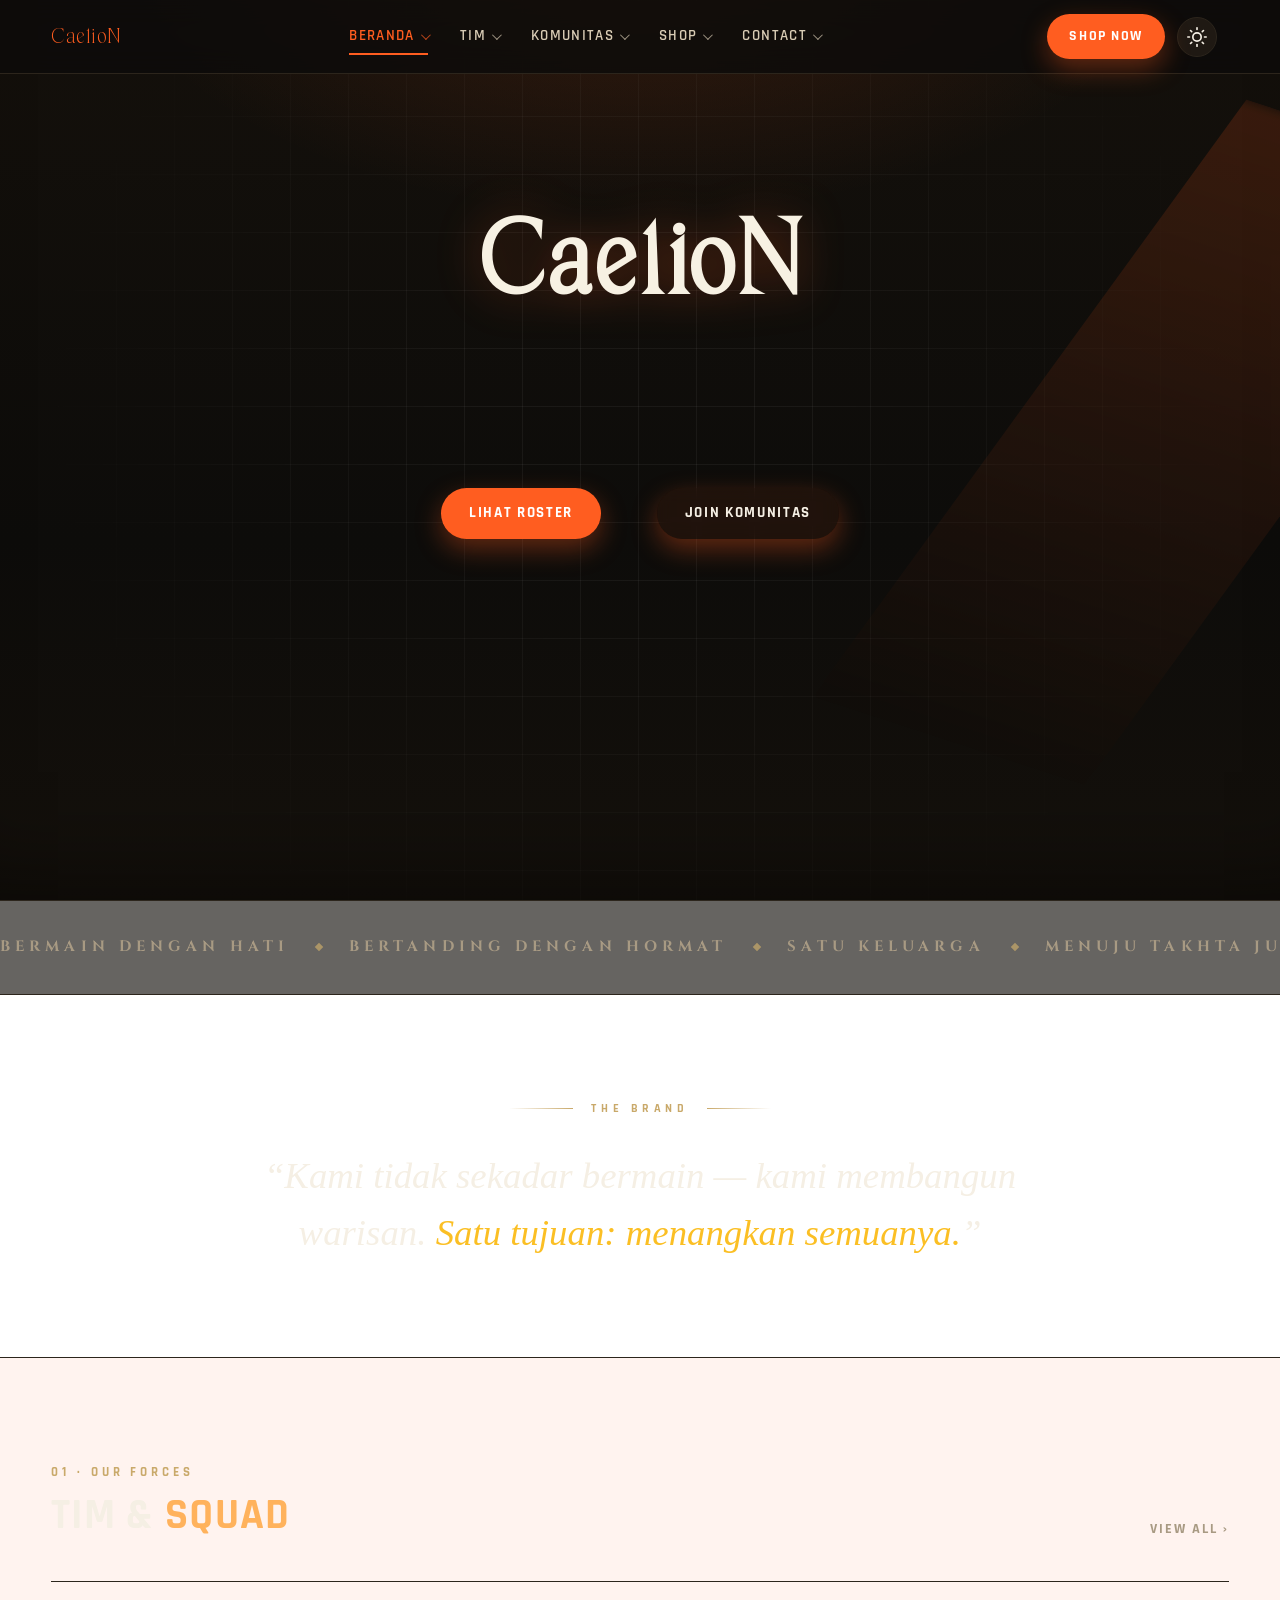
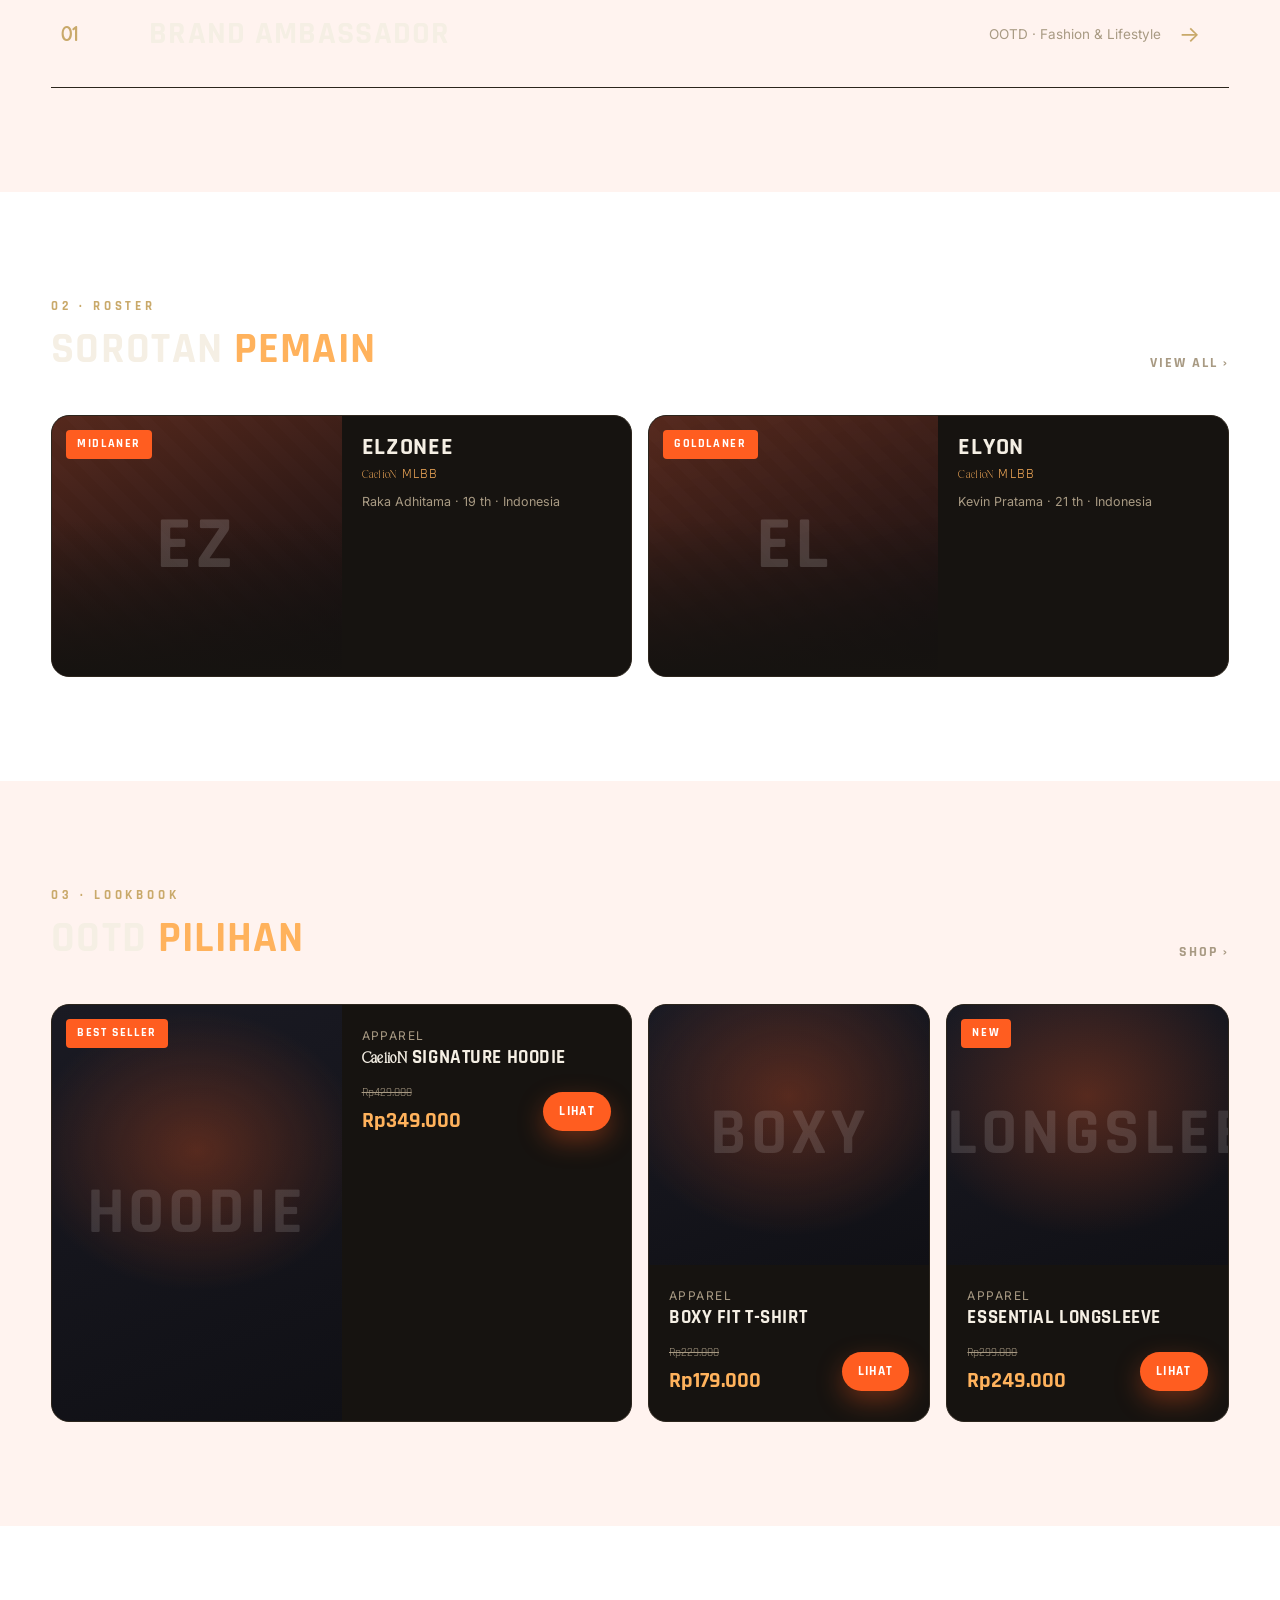
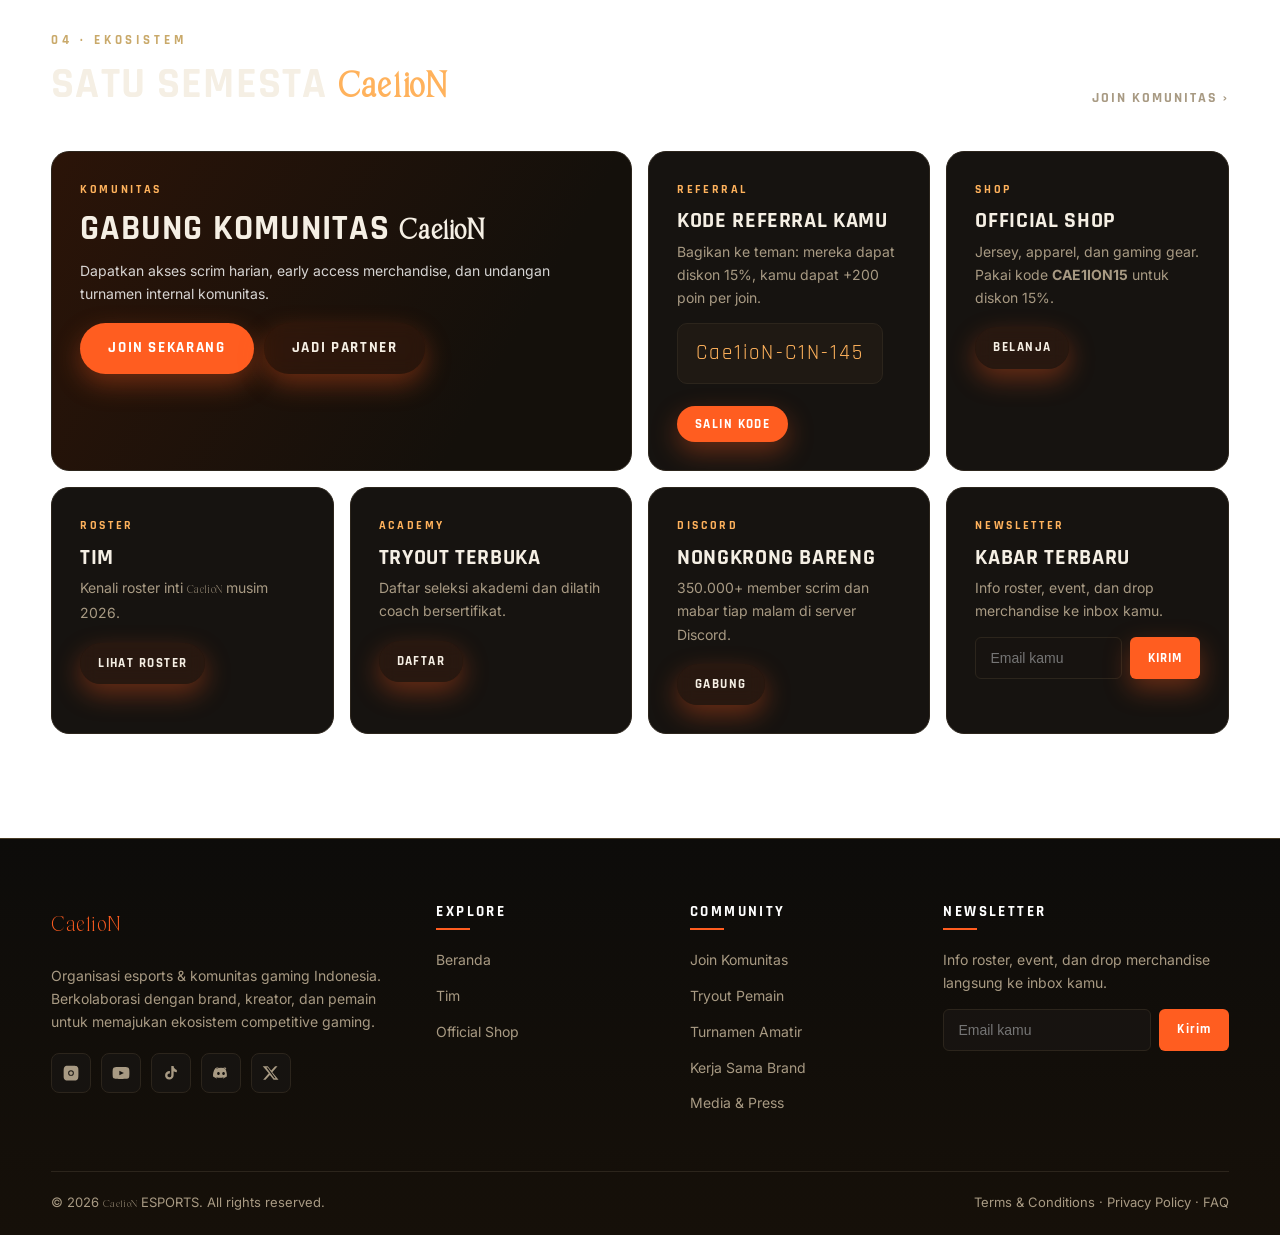
<file: index.html>
﻿<!DOCTYPE html>
<html lang="id">
<head>
<meta charset="UTF-8" />
<meta name="viewport" content="width=device-width, initial-scale=1.0" />
<title>Cae1ioN ESPORTS — Komunitas Tim Esports & Brand</title>
<meta name="description" content="Cae1ioN Esports — rumah komunitas tim esports, divisi kompetitif, roster, komunitas, dan merchandise resmi." />
<meta name="theme-color" content="#0d0c0a" />
<meta property="og:title" content="Cae1ioN TEAM — Komunitas Esports Indonesia" />
<meta property="og:description" content="Roster tim, komunitas, dan merchandise resmi Cae1ioN." />
<meta property="og:type" content="website" />
<meta property="og:url" content="https://cae1ion.team/" />
<meta property="og:image" content="https://cae1ion.team/assets/img/logo-C1N-trans.png" />
<meta name="twitter:card" content="summary_large_image" />
<meta name="twitter:title" content="Cae1ioN TEAM — Komunitas Esports Indonesia" />
<meta name="twitter:description" content="Roster tim, komunitas, dan merchandise resmi Cae1ioN." />
<meta name="twitter:image" content="https://cae1ion.team/assets/img/logo-C1N-trans.png" />
<link rel="icon" href="assets/img/favicon.png" type="image/svg+xml" />
<link rel="manifest" href="manifest.json" />
<link rel="preconnect" href="https://fonts.googleapis.com" />
<link rel="preconnect" href="https://fonts.gstatic.com" crossorigin />
<link href="https://fonts.googleapis.com/css2?family=Rajdhani:wght@500;600;700&family=Inter:wght@400;500;600&family=Cinzel:wght@700;800;900&display=swap" rel="stylesheet" />
<link rel="stylesheet" href="assets/css/style.css?v=15" />
<script type="application/ld+json">
{
  "@context": "https://schema.org",
  "@type": "SportsOrganization",
  "name": "Cae1ioN TEAM",
  "alternateName": "Cae1ioN ESPORTS",
  "url": "https://cae1ion.team/",
  "logo": "https://cae1ion.team/assets/img/logo-C1N-trans.png",
  "description": "Komunitas Esports Indonesia dengan divisi Mobile Legends, PUBG Mobile, Free Fire, Valorant, Content Creator, dan Community.",
  "foundingDate": "2024",
  "sport": "Esports",
  "address": {
    "@type": "PostalAddress",
    "addressLocality": "Jakarta Selatan",
    "addressCountry": "ID"
  },
  "contactPoint": {
    "@type": "ContactPoint",
    "telephone": "+62-21-XXXX-XXXX",
    "contactType": "customer service",
    "availableLanguage": "Indonesian"
  },
  "sameAs": [
    "https://instagram.com/cae1ionteam",
    "https://youtube.com/cae1ionteam",
    "https://tiktok.com/@cae1ionteam",
    "https://discord.gg/cae1ionteam",
    "https://twitter.com/cae1ionteam"
  ]
}
</script>
</head>
<body>

<!-- ================= HEADER ================= -->
<header class="header">
  <div class="container header-inner">
    <a href="index.html" class="logo"><span class="logo-text">Cae1ioN</span></a>

    <nav class="nav">
      <div class="nav-item"><a href="index.html" class="active">Beranda<span class="caret"></span></a>
        <div class="drop">
          <a href="index.html#top">Tentang</a>
          <a href="index.html#squad">Tim &amp; Squad</a>
          <a href="index.html#ekosistem">Ekosistem</a>
        </div>
      </div>
      <div class="nav-item"><a href="teams.html">Tim<span class="caret"></span></a>
        <div class="drop">
          <a href="teams.html#roster">ADMIN</a>
          <a href="teams.html#academy">Academy</a>
        </div>
      </div>
      <div class="nav-item"><a href="community.html">Komunitas<span class="caret"></span></a>
        <div class="drop">
          <a href="community.html#tim">Tim Komunitas</a>
          <a href="community.html#benefit">Benefit</a>
          <a href="community.html#tryout">Tryout</a>
          <a href="community.html#turnamen">Turnamen</a>
          <a href="community.html#jadwal">Jadwal</a>
          <a href="community.html#faq">FAQ</a>
        </div>
      </div>
      <div class="nav-item"><a href="shop.html">Shop<span class="caret"></span></a>
        <div class="drop">
          <a href="shop.html#produk">Semua Produk</a>
          <a href="shop.html#muse">Muse</a>
          <a href="shop.html#promo">Promo</a>
        </div>
      </div>
      <div class="nav-item"><a href="contact.html">Contact<span class="caret"></span></a>
        <div class="drop">
          <a href="contact.html#kontak">Info &amp; Form</a>
          <a href="contact.html#faq">FAQ</a>
        </div>
      </div>
    </nav>

    <div class="header-cta">
      <a href="shop.html" class="btn">Shop Now</a>
      <button class="theme-toggle" id="themeToggle" aria-label="Toggle tema gelap/terang" title="Toggle tema">
        <svg class="icon-sun" width="20" height="20" viewBox="0 0 24 24" fill="none" stroke="currentColor" stroke-width="2" stroke-linecap="round" stroke-linejoin="round"><circle cx="12" cy="12" r="5"/><path d="M12 1v2"/><path d="M12 21v2"/><path d="M4.22 4.22l1.42 1.42"/><path d="M18.36 18.36l1.42 1.42"/><path d="M1 12h2"/><path d="M21 12h2"/><path d="M4.22 19.78l1.42-1.42"/><path d="M18.36 5.64l1.42-1.42"/></svg>
        <svg class="icon-moon" width="20" height="20" viewBox="0 0 24 24" fill="none" stroke="currentColor" stroke-width="2" stroke-linecap="round" stroke-linejoin="round"><path d="M21 12.79A9 9 0 1 1 11.21 3 7 7 0 0 0 21 12.79z"/></svg>
      </button>
      <button class="burger" aria-label="Buka menu"><span></span><span></span><span></span></button>
    </div>
  </div>
</header>

<div class="mobile-nav">
  <a href="index.html">Beranda</a>
  <a href="teams.html">Tim</a>
  <a href="community.html">Komunitas</a>
  <a href="shop.html">Shop</a>
  <a href="contact.html">Contact</a>
  <a href="shop.html" class="btn">Shop Now</a>
</div>

<!-- ================= HERO ================= -->
<section class="hero hero-luxe" id="top">
  <div class="container hero-inner">
    <h1 class="elegant aurora-title">Cae1ioN</h1>
    <div class="hero-actions">
      <a href="teams.html" class="btn">Lihat Roster</a>
      <a href="community.html" class="btn btn-ghost">Join Komunitas</a>
    </div>
  </div>
</section>

<!-- ================= SPONSORS MARQUEE ================= -->
<div class="sponsors">
  <div class="marquee">
    <span class="sponsor">BERMAIN DENGAN HATI</span>
    <span class="sponsor">BERTANDING DENGAN HORMAT</span>
    <span class="sponsor">SATU KELUARGA</span>
    <span class="sponsor">MENUJU TAKHTA JUARA</span>
    <span class="sponsor">CAELION PRIDE</span>
    <span class="sponsor">BERMAIN DENGAN HATI</span>
    <span class="sponsor">BERTANDING DENGAN HORMAT</span>
    <span class="sponsor">SATU KELUARGA</span>
    <span class="sponsor">MENUJU TAKHTA JUARA</span>
    <span class="sponsor">CAELION PRIDE</span>
  </div>
</div>

<!-- ================= BRAND STATEMENT ================= -->
<section class="statement">
  <div class="container reveal">
    <p class="eyebrow">The Brand</p>
    <p class="statement-text">&ldquo;Kami tidak sekadar bermain — kami membangun warisan. <em>Satu tujuan: menangkan semuanya.</em>&rdquo;</p>
  </div>
</section>

<!-- ================= DIVISIONS ================= -->
<section class="section alt" id="squad">
  <div class="container">
    <div class="section-head reveal">
      <div class="section-title">
        <span class="kicker">01 · Our Forces</span>
        <h2>Tim &amp; <em>Squad</em></h2>
      </div>
      <a href="teams.html" class="view-all">View All &rsaquo;</a>
    </div>

    <div class="team-index">
      <a href="shop.html" class="trow reveal"><span class="tnum">01</span><span class="tname">Brand Ambassador</span><span class="tmeta">OOTD · Fashion &amp; Lifestyle</span><span class="tarrow">&rarr;</span></a>
    </div>
  </div>
</section>

<!-- ================= ROSTER SPOTLIGHT ================= -->
<section class="section" id="sorotan">
  <div class="container">
    <div class="section-head reveal">
      <div class="section-title">
        <span class="kicker">02 · Roster</span>
        <h2>Sorotan <em>Pemain</em></h2>
      </div>
      <a href="teams.html" class="view-all">View All &rsaquo;</a>
    </div>

    <div class="bento">
      <article class="player roster-card b-span2 reveal" data-game="mlbb">
        <div class="player-photo"><span class="role">Midlaner</span><span class="initials">EZ</span></div>
        <div class="player-info">
          <h4>elzonee</h4>
          <span class="nick">Cae1ioN MLBB</span>
          <p class="real">Raka Adhitama · 19 th · Indonesia</p>
        </div>
      </article>
      <article class="player roster-card b-span2 reveal" data-game="mlbb">
        <div class="player-photo"><span class="role">Goldlaner</span><span class="initials">EL</span></div>
        <div class="player-info">
          <h4>elyon</h4>
          <span class="nick">Cae1ioN MLBB</span>
          <p class="real">Kevin Pratama · 21 th · Indonesia</p>
        </div>
      </article>
    </div>
  </div>
</section>

<!-- ================= LOOKBOOK ================= -->
<section class="section alt" id="lookbook">
  <div class="container">
    <div class="section-head reveal">
      <div class="section-title">
        <span class="kicker">03 · Lookbook</span>
        <h2>OOTD <em>Pilihan</em></h2>
      </div>
      <a href="shop.html" class="view-all">Shop &rsaquo;</a>
    </div>

    <div class="bento">
      <article class="product b-span2 reveal" data-game="apparel">
        <div class="product-img"><span class="flag">Best Seller</span><span class="silhouette">HOODIE</span></div>
        <div class="product-body">
          <span class="cat">Apparel</span>
          <h4>Cae1ioN Signature Hoodie</h4>
          <div class="product-foot">
            <span class="price"><small>Rp429.000</small>Rp349.000</span>
            <a href="shop.html#produk-hoodie" class="btn" style="padding:9px 16px;font-size:12.5px;">Lihat</a>
          </div>
        </div>
      </article>
      <article class="product reveal" data-game="apparel">
        <div class="product-img"><span class="silhouette">BOXY</span></div>
        <div class="product-body">
          <span class="cat">Apparel</span>
          <h4>Boxy Fit T-Shirt</h4>
          <div class="product-foot">
            <span class="price"><small>Rp229.000</small>Rp179.000</span>
            <a href="shop.html#produk-boxy" class="btn" style="padding:9px 16px;font-size:12.5px;">Lihat</a>
          </div>
        </div>
      </article>
      <article class="product reveal" data-game="apparel">
        <div class="product-img"><span class="flag">New</span><span class="silhouette">LONGSLEEVE</span></div>
        <div class="product-body">
          <span class="cat">Apparel</span>
          <h4>Essential Longsleeve</h4>
          <div class="product-foot">
            <span class="price"><small>Rp299.000</small>Rp249.000</span>
            <a href="shop.html#produk-long" class="btn" style="padding:9px 16px;font-size:12.5px;">Lihat</a>
          </div>
        </div>
      </article>
    </div>
  </div>
</section>

<!-- ================= ECOSYSTEM BENTO ================= -->
<section class="section" id="ekosistem">
  <div class="container">
    <div class="section-head reveal">
      <div class="section-title">
        <span class="kicker">04 · Ekosistem</span>
        <h2>Satu Semesta <em>Cae1ioN</em></h2>
      </div>
      <a href="community.html" class="view-all">Join Komunitas &rsaquo;</a>
    </div>

    <div class="bento">
      <div class="b-tile b-cta b-span2 reveal">
        <span class="kicker">Komunitas</span>
        <h2>Gabung Komunitas Cae1ioN</h2>
        <p>Dapatkan akses scrim harian, early access merchandise, dan undangan turnamen internal komunitas.</p>
        <div class="b-actions">
          <a href="community.html" class="btn">Join Sekarang</a>
          <a href="contact.html" class="btn btn-ghost">Jadi Partner</a>
        </div>
      </div>
      <div class="b-tile reveal">
        <span class="kicker">Referral</span>
        <h3>Kode Referral Kamu</h3>
        <p>Bagikan ke teman: mereka dapat diskon 15%, kamu dapat +200 poin per join.</p>
        <span data-referral></span>
        <div class="b-actions">
          <button data-copy-referral class="btn" style="padding:10px 18px;font-size:13px;">Salin Kode</button>
        </div>
      </div>
      <div class="b-tile reveal">
        <span class="kicker">Shop</span>
        <h3>Official Shop</h3>
        <p>Jersey, apparel, dan gaming gear. Pakai kode <strong>CAE1ION15</strong> untuk diskon 15%.</p>
        <div class="b-actions"><a href="shop.html" class="btn btn-ghost" style="padding:10px 18px;font-size:13px;">Belanja</a></div>
      </div>
      <div class="b-tile reveal">
        <span class="kicker">Roster</span>
        <h3>Tim</h3>
        <p>Kenali roster inti Cae1ioN musim 2026.</p>
        <div class="b-actions"><a href="teams.html" class="btn btn-ghost" style="padding:10px 18px;font-size:13px;">Lihat Roster</a></div>
      </div>
      <div class="b-tile reveal">
        <span class="kicker">Academy</span>
        <h3>Tryout Terbuka</h3>
        <p>Daftar seleksi akademi dan dilatih coach bersertifikat.</p>
        <div class="b-actions"><a href="community.html#tryout" class="btn btn-ghost" style="padding:10px 18px;font-size:13px;">Daftar</a></div>
      </div>
      <div class="b-tile reveal">
        <span class="kicker">Discord</span>
        <h3>Nongkrong Bareng</h3>
        <p>350.000+ member scrim dan mabar tiap malam di server Discord.</p>
        <div class="b-actions"><a href="community.html" class="btn btn-ghost" style="padding:10px 18px;font-size:13px;">Gabung</a></div>
      </div>
      <div class="b-tile reveal">
        <span class="kicker">Newsletter</span>
        <h3>Kabar Terbaru</h3>
        <p>Info roster, event, dan drop merchandise ke inbox kamu.</p>
        <form class="newsletter" data-demo style="display:flex;gap:8px;margin-top:14px;">
          <input type="email" placeholder="Email kamu" required style="flex:1;min-width:0;" />
          <button type="submit" class="btn" style="padding:10px 18px;font-size:13px;">Kirim</button>
        </form>
      </div>
    </div>
  </div>
</section><!-- ================= FOOTER ================= -->
<footer class="footer">
  <div class="container">
    <div class="footer-grid">
      <div>
        <a href="index.html" class="logo"><span class="logo-text">Cae1ioN</span></a>
        <p class="about">Organisasi esports &amp; komunitas gaming Indonesia. Berkolaborasi dengan brand, kreator, dan pemain untuk memajukan ekosistem competitive gaming.</p>
        <div class="socials">
          <a href="https://instagram.com/cael1on36" target="_blank" rel="noopener" aria-label="Instagram"><svg viewBox="0 0 24 24"><path d="M12 2.2c3.2 0 3.6 0 4.9.1 1.2.1 1.8.3 2.2.4.6.2 1 .5 1.4.9.4.4.7.8.9 1.4.2.4.4 1 .4 2.2.1 1.3.1 1.7.1 4.9s0 3.6-.1 4.9c-.1 1.2-.3 1.8-.4 2.2-.2.6-.5 1-.9 1.4-.4.4-.8.7-1.4.9-.4.2-1 .4-2.2.4-1.3.1-1.7.1-4.9.1s-3.6 0-4.9-.1c-1.2-.1-1.8-.3-2.2-.4-.6-.2-1-.5-1.4-.9-.4-.4-.7-.8-.9-1.4-.2-.4-.4-1-.4-2.2C2.2 15.6 2.2 15.2 2.2 12s0-3.6.1-4.9c.1-1.2.3-1.8.4-2.2.2-.6.5-1 .9-1.4.4-.4.8-.7 1.4-.9.4-.2 1-.4 2.2-.4C8.4 2.2 8.8 2.2 12 2.2m0 6a3.8 3.8 0 1 0 0 7.6 3.8 3.8 0 0 0 0-7.6m0 6.3a2.5 2.5 0 1 1 0-5 2.5 2.5 0 0 1 0 5m4.9-6.4a.9.9 0 1 1-1.8 0 .9.9 0 0 1 1.8 0"/></svg></a>
          <a href="https://youtube.com/@cael1on36" target="_blank" rel="noopener" aria-label="YouTube"><svg viewBox="0 0 24 24"><path d="M23 7.5s-.2-1.6-.9-2.3c-.9-.9-1.8-.9-2.3-1C16.6 4 12 4 12 4s-4.6 0-7.8.2c-.5.1-1.5.1-2.3 1-.7.7-.9 2.3-.9 2.3S.8 9.4.8 11.3v1.4c0 1.9.2 3.8.2 3.8s.2 1.6.9 2.3c.9.9 2 .9 2.5 1 1.8.2 7.6.2 7.6.2s4.6 0 7.8-.2c.5-.1 1.5-.1 2.3-1 .7-.7.9-2.3.9-2.3s.2-1.9.2-3.8v-1.4c0-1.9-.2-3.8-.2-3.8M9.8 15.1V8.9l6.1 3.1z"/></svg></a>
          <a href="https://tiktok.com/@cael1on36" target="_blank" rel="noopener" aria-label="TikTok"><svg viewBox="0 0 24 24"><path d="M16.6 5.8a4.8 4.8 0 0 1-1.1-3.1h-3.1v12.5a2.6 2.6 0 1 1-1.9-2.5V9.4a5.7 5.7 0 1 0 5 5.6V9.7a7.8 7.8 0 0 0 4.3 1.3V7.9a4.8 4.8 0 0 1-3.2-2.1"/></svg></a>
          <a href="https://discord.gg/cael1on36" target="_blank" rel="noopener" aria-label="Discord"><svg viewBox="0 0 24 24"><path d="M19.6 5.6A16.4 16.4 0 0 0 15.5 4.4l-.2.4a12.6 12.6 0 0 1 3.6 1.8 15.9 15.9 0 0 0-13.8 0 12.6 12.6 0 0 1 3.6-1.8l-.2-.4A16.4 16.4 0 0 0 4.4 5.6C1.8 9.4 1.1 13.1 1.4 16.8a16.5 16.5 0 0 0 5 2.5l.6-1a10.8 10.8 0 0 1-1.7-.8l.4-.3a11.4 11.4 0 0 0 9.8 0l.4.3a10.8 10.8 0 0 1-1.7.8l.6 1a16.5 16.5 0 0 0 5-2.5c.4-4.3-.6-8-2.6-11.2M8.6 14.5c-1 0-1.8-.9-1.8-2s.8-2 1.8-2 1.8.9 1.8 2-.8 2-1.8 2m6.8 0c-1 0-1.8-.9-1.8-2s.8-2 1.8-2 1.8.9 1.8 2-.8 2-1.8 2"/></svg></a>
          <a href="https://x.com/cael1on36" target="_blank" rel="noopener" aria-label="X"><svg viewBox="0 0 24 24"><path d="M17.5 3h3.2l-7 8 8.3 10h-6.5l-5-6.2-5.8 6.2H1.5l7.5-8.6L1 3h6.7l4.6 5.7zm-1.1 16h1.8L7.7 4.8H5.8z"/></svg></a>
        </div>
      </div>

      <div>
        <h4>Explore</h4>
        <ul class="footer-links">
          <li><a href="index.html">Beranda</a></li>
          <li><a href="teams.html">Tim</a></li>
          <li><a href="shop.html">Official Shop</a></li>
        </ul>
      </div>

      <div>
        <h4>Community</h4>
        <ul class="footer-links">
          <li><a href="community.html">Join Komunitas</a></li>
          <li><a href="community.html#tryout">Tryout Pemain</a></li>
          <li><a href="community.html#turnamen">Turnamen Amatir</a></li>
          <li><a href="contact.html">Kerja Sama Brand</a></li>
          <li><a href="contact.html">Media &amp; Press</a></li>
        </ul>
      </div>

      <div>
        <h4>Newsletter</h4>
        <p class="about" style="margin-bottom:0;">Info roster, event, dan drop merchandise langsung ke inbox kamu.</p>
        <form class="newsletter" data-demo>
          <input type="email" placeholder="Email kamu" required />
          <button type="submit">Kirim</button>
        </form>
        <p class="muted" data-form-msg style="font-size:12.5px;margin-top:8px;"></p>
      </div>
    </div>

    <div class="footer-bottom">
      <span>&copy; <span data-year>2026</span> Cae1ioN ESPORTS. All rights reserved.</span>
      <span><a href="#">Terms &amp; Conditions</a> · <a href="#">Privacy Policy</a> · <a href="#">FAQ</a></span>
    </div>
  </div>
</footer>

<button class="to-top" aria-label="Kembali ke atas">&uarr;</button>

<script src="assets/js/main.js"></script>
</body>
</html>
</file>
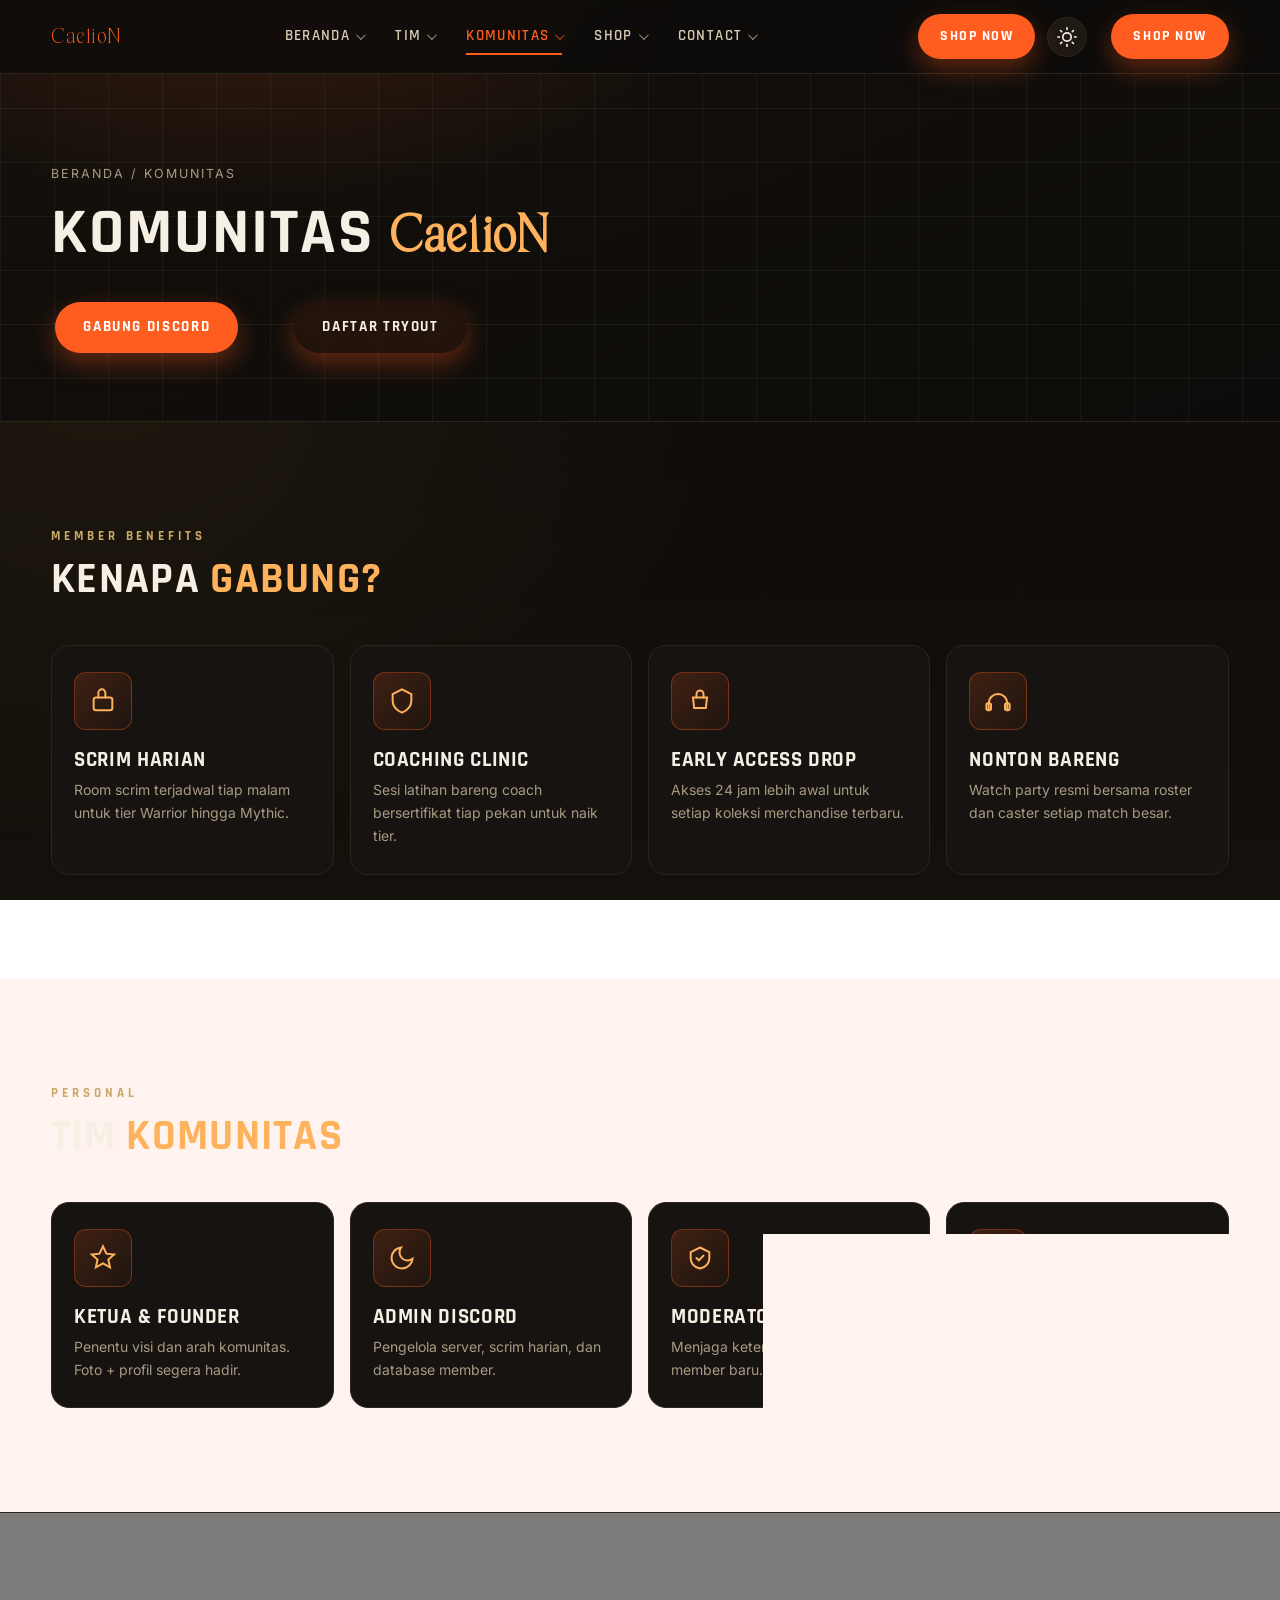
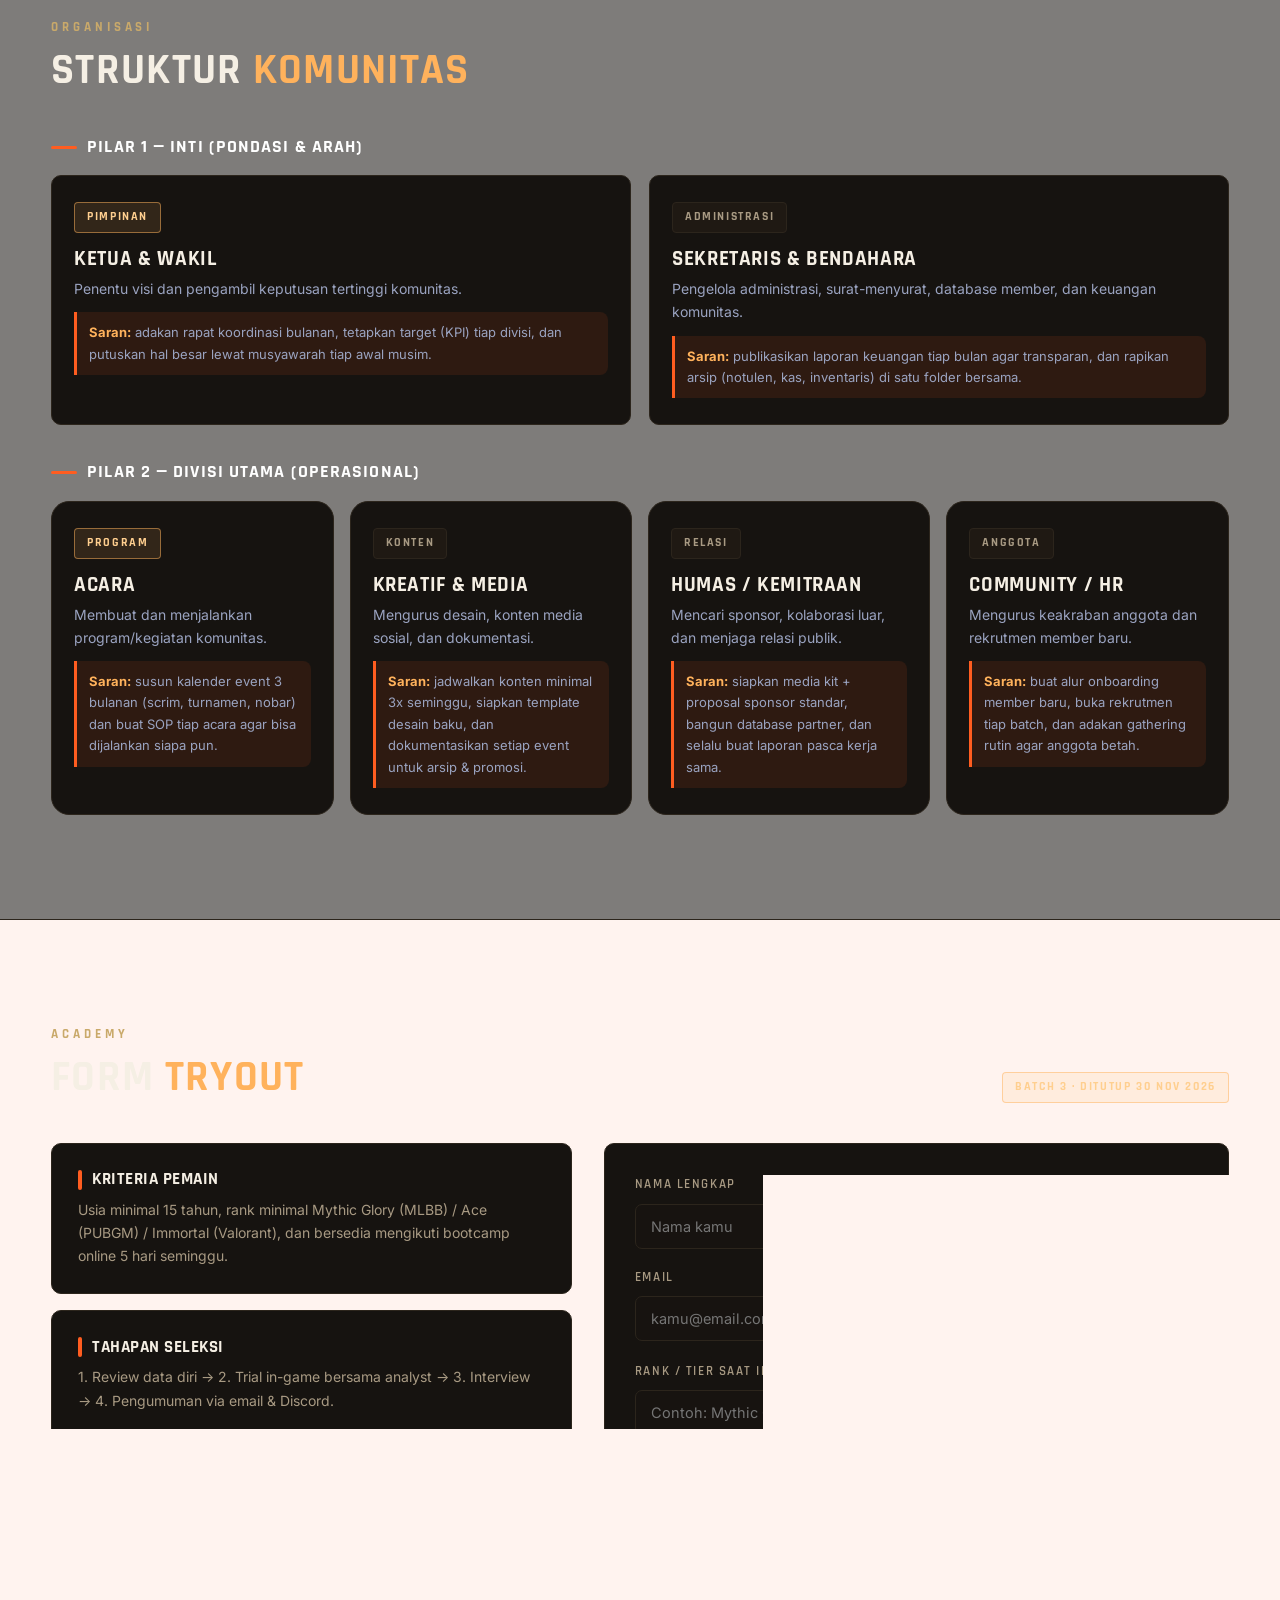
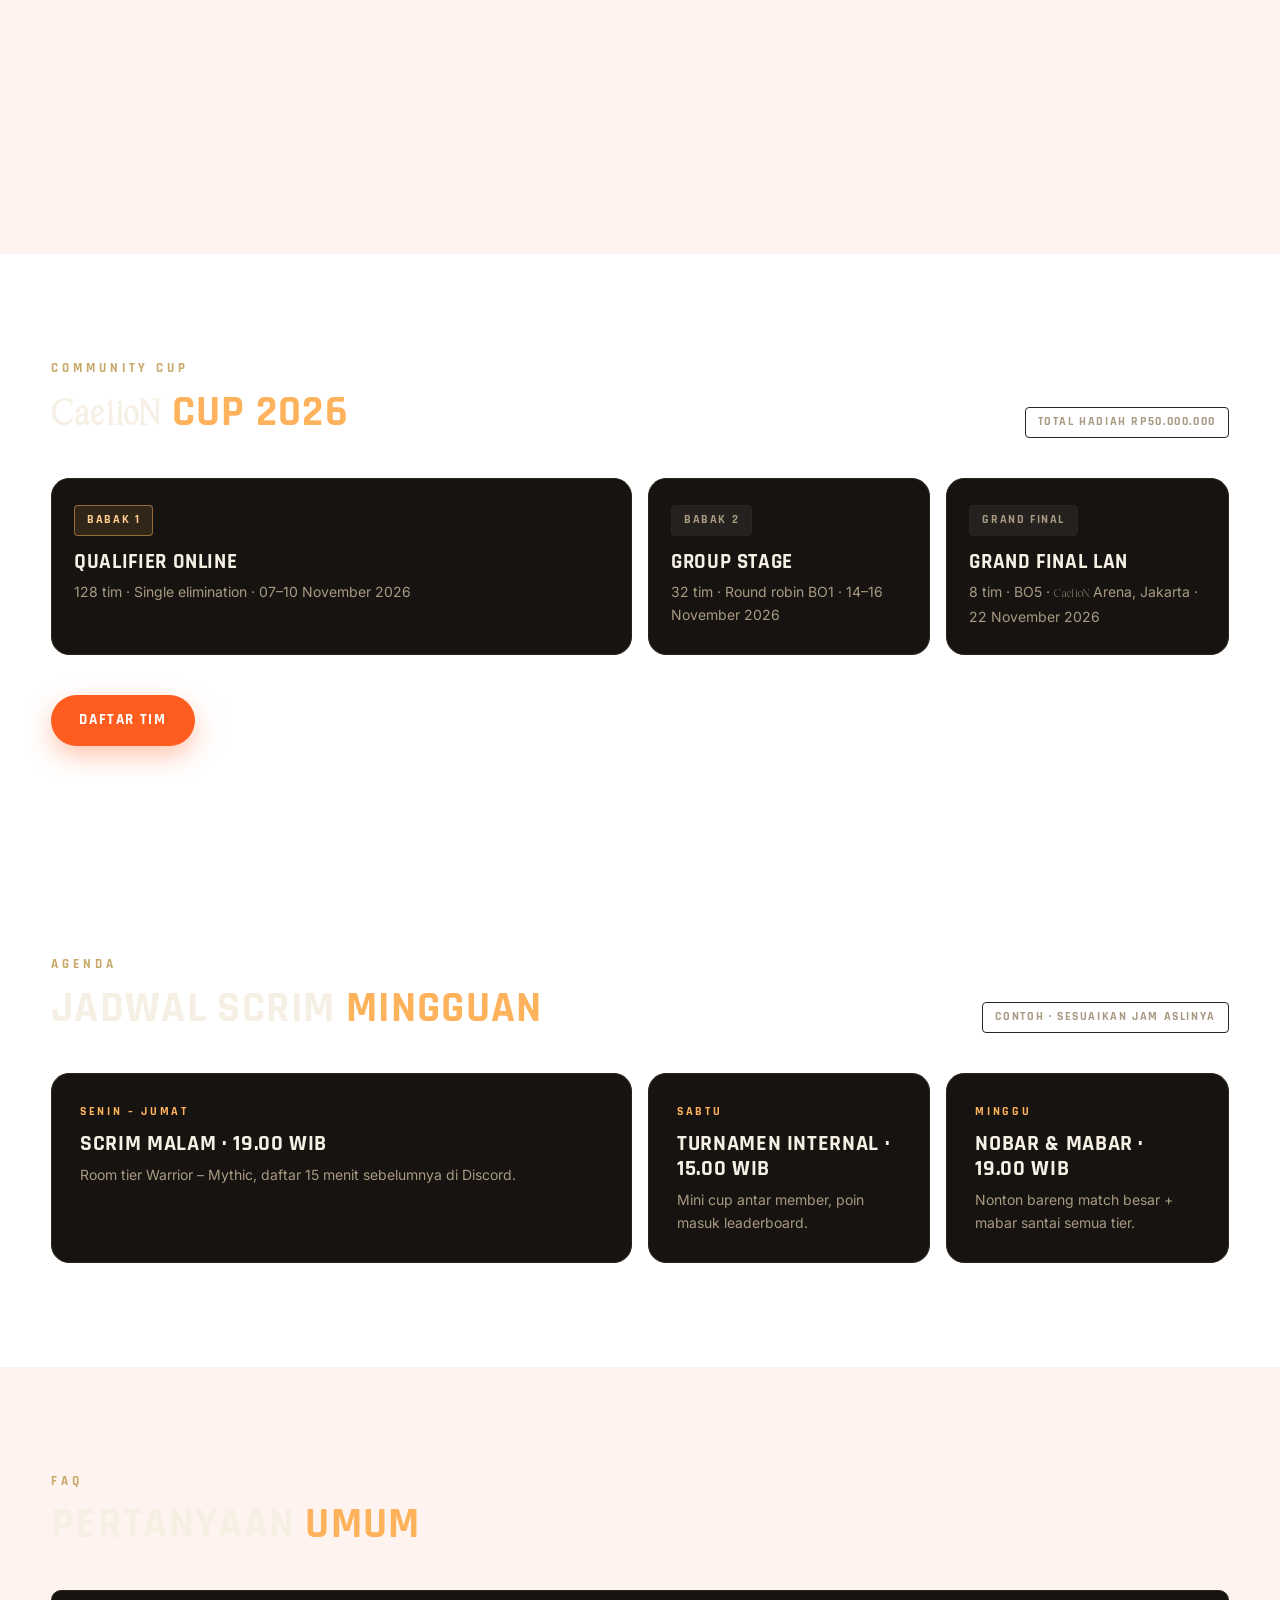
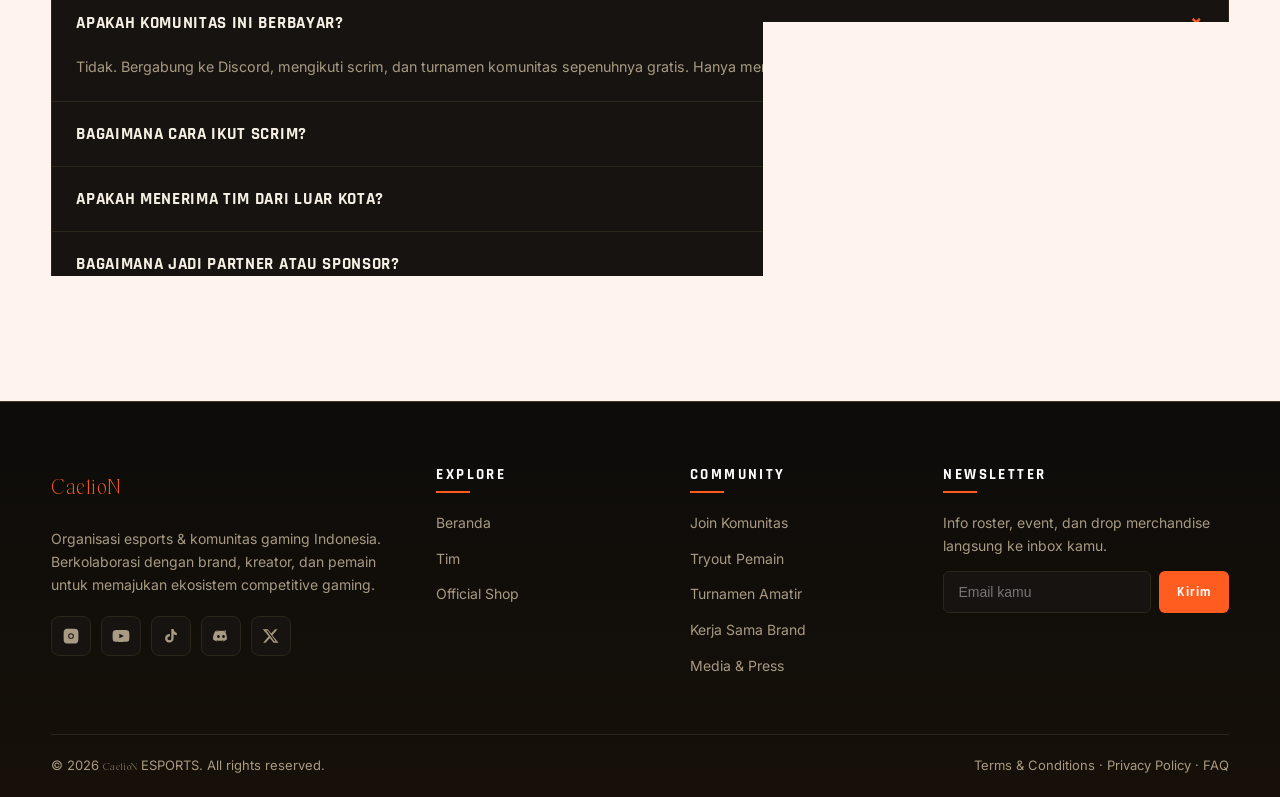
<file: community.html>
﻿<!DOCTYPE html>
<html lang="id">
<head>
<meta charset="UTF-8" />
<meta name="viewport" content="width=device-width, initial-scale=1.0" />
<title>Komunitas — Cae1ioN ESPORTS</title>
<meta name="description" content="Bergabung dengan komunitas Cae1ioN: Discord, scrim harian, tryout pemain, dan turnamen amatir." />
<link rel="icon" href="assets/img/favicon.png" type="image/svg+xml" />
<link rel="preconnect" href="https://fonts.googleapis.com" />
<link rel="preconnect" href="https://fonts.gstatic.com" crossorigin />
<link href="https://fonts.googleapis.com/css2?family=Rajdhani:wght@500;600;700&family=Inter:wght@400;500;600&family=Cinzel:wght@700;800;900&display=swap" rel="stylesheet" />
<link rel="stylesheet" href="assets/css/style.css?v=15" />
</head>
<body>


<header class="header">
  <div class="container header-inner">
    <a href="index.html" class="logo"><span class="logo-text">Cae1ioN</span></a>
    <nav class="nav">
      <div class="nav-item"><a href="index.html">Beranda<span class="caret"></span></a>
        <div class="drop">
          <a href="index.html#top">Tentang</a>
          <a href="index.html#squad">Tim &amp; Squad</a>
          <a href="index.html#ekosistem">Ekosistem</a>
        </div>
      </div>
      <div class="nav-item"><a href="teams.html">Tim<span class="caret"></span></a>
        <div class="drop">
          <a href="teams.html#roster">ADMIN</a>
          <a href="teams.html#academy">Academy</a>
        </div>
      </div>
      <div class="nav-item"><a href="community.html" class="active">Komunitas<span class="caret"></span></a>
        <div class="drop">
          <a href="community.html#tim">Tim Komunitas</a>
          <a href="community.html#benefit">Benefit</a>
          <a href="community.html#tryout">Tryout</a>
          <a href="community.html#turnamen">Turnamen</a>
          <a href="community.html#jadwal">Jadwal</a>
          <a href="community.html#faq">FAQ</a>
        </div>
      </div>
      <div class="nav-item"><a href="shop.html">Shop<span class="caret"></span></a>
        <div class="drop">
          <a href="shop.html#produk">Semua Produk</a>
          <a href="shop.html#muse">Muse</a>
          <a href="shop.html#promo">Promo</a>
        </div>
      </div>
      <div class="nav-item"><a href="contact.html">Contact<span class="caret"></span></a>
        <div class="drop">
          <a href="contact.html#kontak">Info &amp; Form</a>
          <a href="contact.html#faq">FAQ</a>
        </div>
      </div>
    </nav>
    <div class="header-cta">
      <a href="shop.html" class="btn">Shop Now</a>
      <button class="theme-toggle" id="themeToggle" aria-label="Toggle tema gelap/terang" title="Toggle tema">
        <svg class="icon-sun" width="20" height="20" viewBox="0 0 24 24" fill="none" stroke="currentColor" stroke-width="2" stroke-linecap="round" stroke-linejoin="round"><circle cx="12" cy="12" r="5"/><path d="M12 1v2"/><path d="M12 21v2"/><path d="M4.22 4.22l1.42 1.42"/><path d="M18.36 18.36l1.42 1.42"/><path d="M1 12h2"/><path d="M21 12h2"/><path d="M4.22 19.78l1.42-1.42"/><path d="M18.36 5.64l1.42-1.42"/></svg>
        <svg class="icon-moon" width="20" height="20" viewBox="0 0 24 24" fill="none" stroke="currentColor" stroke-width="2" stroke-linecap="round" stroke-linejoin="round"><path d="M21 12.79A9 9 0 1 1 11.21 3 7 7 0 0 0 21 12.79z"/></svg>
      </button>
      <a href="shop.html" class="btn">Shop Now</a>
      <button class="burger" aria-label="Buka menu"><span></span><span></span><span></span></button>
    </div>
  </div>
</header>

<div class="mobile-nav">
  <a href="index.html">Beranda</a>
  <a href="teams.html">Tim</a>
  <a href="community.html">Komunitas</a>
  <a href="shop.html">Shop</a>
  <a href="contact.html">Contact</a>
  <a href="shop.html" class="btn">Shop Now</a>
</div>

<section class="page-hero">
  <div class="container">
    <p class="breadcrumb"><a href="index.html">Beranda</a> / Komunitas</p>
    <h1>Komunitas <em>Cae1ioN</em></h1>
    <div class="hero-actions" style="margin:26px 0 0;">
      <a href="#" class="btn">Gabung Discord</a>
      <a href="#tryout" class="btn btn-ghost">Daftar Tryout</a>
    </div>
  </div>
</section>

<!-- BENEFITS -->
<section class="section" id="benefit">
  <div class="container">
    <div class="section-head reveal">
      <div class="section-title">
        <span class="kicker">Member Benefits</span>
        <h2>Kenapa <em>Gabung?</em></h2>
      </div>
    </div>

    <div class="bento">
      <div class="division reveal">
        <div class="icon">
          <svg viewBox="0 0 24 24" fill="none" stroke-width="1.7" stroke-linecap="round"><path d="M14 9V5a3 3 0 0 0-6 0v4"/><rect x="4" y="9" width="16" height="11" rx="2"/></svg>
        </div>
        <h3>Scrim Harian</h3>
        <p class="muted" style="font-size:14px;">Room scrim terjadwal tiap malam untuk tier Warrior hingga Mythic.</p>
      </div>
      <div class="division reveal">
        <div class="icon">
          <svg viewBox="0 0 24 24" fill="none" stroke-width="1.7" stroke-linecap="round"><path d="M12 2l8 4v6c0 5-3.5 8-8 10-4.5-2-8-5-8-10V6z"/></svg>
        </div>
        <h3>Coaching Clinic</h3>
        <p class="muted" style="font-size:14px;">Sesi latihan bareng coach bersertifikat tiap pekan untuk naik tier.</p>
      </div>
      <div class="division reveal">
        <div class="icon">
          <svg viewBox="0 0 24 24" fill="none" stroke-width="1.7" stroke-linecap="round"><path d="M6 9h12l-1 9H7z"/><path d="M9 9V6a3 3 0 0 1 6 0v3"/></svg>
        </div>
        <h3>Early Access Drop</h3>
        <p class="muted" style="font-size:14px;">Akses 24 jam lebih awal untuk setiap koleksi merchandise terbaru.</p>
      </div>
      <div class="division reveal">
        <div class="icon">
          <svg viewBox="0 0 24 24" fill="none" stroke-width="1.7" stroke-linecap="round"><path d="M4 20v-6a8 8 0 1 1 16 0v6"/><rect x="2" y="14" width="4" height="6" rx="1.5"/><rect x="18" y="14" width="4" height="6" rx="1.5"/></svg>
        </div>
        <h3>Nonton Bareng</h3>
        <p class="muted" style="font-size:14px;">Watch party resmi bersama roster dan caster setiap match besar.</p>
      </div>
    </div>
  </div>
</section>

<!-- TIM KOMUNITAS -->
<section class="section alt" id="tim">
  <div class="container">
    <div class="section-head reveal">
      <div class="section-title">
        <span class="kicker">Personal</span>
        <h2>Tim <em>Komunitas</em></h2>
      </div>
    </div>

    <div class="bento">
      <div class="division reveal">
        <div class="icon">
          <svg viewBox="0 0 24 24" fill="none" stroke-width="1.7" stroke-linecap="round"><path d="M12 2l2.9 6.3 6.6.7-4.9 4.4 1.4 6.6L12 16.7 5.9 20l1.4-6.6L2.4 9l6.6-.7z"/></svg>
        </div>
        <h3>Ketua &amp; Founder</h3>
        <p class="muted" style="font-size:14px;">Penentu visi dan arah komunitas. Foto + profil segera hadir.</p>
      </div>
      <div class="division reveal">
        <div class="icon">
          <svg viewBox="0 0 24 24" fill="none" stroke-width="1.7" stroke-linecap="round"><path d="M21 12.79A9 9 0 1 1 11.21 3 7 7 0 0 0 21 12.79z"/></svg>
        </div>
        <h3>Admin Discord</h3>
        <p class="muted" style="font-size:14px;">Pengelola server, scrim harian, dan database member.</p>
      </div>
      <div class="division reveal">
        <div class="icon">
          <svg viewBox="0 0 24 24" fill="none" stroke-width="1.7" stroke-linecap="round"><path d="M12 3l8 4v5c0 5-3.5 8-8 9-4.5-1-8-4-8-9V7z"/><path d="M9 12l2 2 4-4"/></svg>
        </div>
        <h3>Moderator</h3>
        <p class="muted" style="font-size:14px;">Menjaga ketertiban dan memandu member baru.</p>
      </div>
      <div class="division reveal">
        <div class="icon">
          <svg viewBox="0 0 24 24" fill="none" stroke-width="1.7" stroke-linecap="round"><path d="M4 20v-6a8 8 0 1 1 16 0v6"/><rect x="2" y="14" width="4" height="6" rx="1.5"/><rect x="18" y="14" width="4" height="6" rx="1.5"/></svg>
        </div>
        <h3>Caster &amp; Host</h3>
        <p class="muted" style="font-size:14px;">Memandu nobar, turnamen internal, dan konten komunitas.</p>
      </div>
    </div>
  </div>
</section>

<!-- STRUKTUR KOMUNITAS -->
<section class="section section-white">
  <div class="container">
    <div class="section-head reveal">
      <div class="section-title">
        <span class="kicker">Organisasi</span>
        <h2>Struktur <em>Komunitas</em></h2>
      </div>
    </div>

    <h3 class="pillar-title reveal">Pilar 1 — Inti (Pondasi &amp; Arah)</h3>
    <div class="grid-2" style="margin-bottom:36px;">
      <div class="division reveal">
        <span class="badge live" style="margin-bottom:14px;display:inline-block;">Pimpinan</span>
        <h3>Ketua &amp; Wakil</h3>
        <p class="muted" style="font-size:14px;">Penentu visi dan pengambil keputusan tertinggi komunitas.</p>
        <p class="org-tip"><b>Saran:</b> adakan rapat koordinasi bulanan, tetapkan target (KPI) tiap divisi, dan putuskan hal besar lewat musyawarah tiap awal musim.</p>
      </div>
      <div class="division reveal">
        <span class="badge" style="margin-bottom:14px;display:inline-block;">Administrasi</span>
        <h3>Sekretaris &amp; Bendahara</h3>
        <p class="muted" style="font-size:14px;">Pengelola administrasi, surat-menyurat, database member, dan keuangan komunitas.</p>
        <p class="org-tip"><b>Saran:</b> publikasikan laporan keuangan tiap bulan agar transparan, dan rapikan arsip (notulen, kas, inventaris) di satu folder bersama.</p>
      </div>
    </div>

    <h3 class="pillar-title reveal">Pilar 2 — Divisi Utama (Operasional)</h3>
    <div class="bento">
      <div class="division reveal">
        <span class="badge live" style="margin-bottom:14px;display:inline-block;">Program</span>
        <h3>Acara</h3>
        <p class="muted" style="font-size:14px;">Membuat dan menjalankan program/kegiatan komunitas.</p>
        <p class="org-tip"><b>Saran:</b> susun kalender event 3 bulanan (scrim, turnamen, nobar) dan buat SOP tiap acara agar bisa dijalankan siapa pun.</p>
      </div>
      <div class="division reveal">
        <span class="badge" style="margin-bottom:14px;display:inline-block;">Konten</span>
        <h3>Kreatif &amp; Media</h3>
        <p class="muted" style="font-size:14px;">Mengurus desain, konten media sosial, dan dokumentasi.</p>
        <p class="org-tip"><b>Saran:</b> jadwalkan konten minimal 3x seminggu, siapkan template desain baku, dan dokumentasikan setiap event untuk arsip &amp; promosi.</p>
      </div>
      <div class="division reveal">
        <span class="badge" style="margin-bottom:14px;display:inline-block;">Relasi</span>
        <h3>Humas / Kemitraan</h3>
        <p class="muted" style="font-size:14px;">Mencari sponsor, kolaborasi luar, dan menjaga relasi publik.</p>
        <p class="org-tip"><b>Saran:</b> siapkan media kit + proposal sponsor standar, bangun database partner, dan selalu buat laporan pasca kerja sama.</p>
      </div>
      <div class="division reveal">
        <span class="badge" style="margin-bottom:14px;display:inline-block;">Anggota</span>
        <h3>Community / HR</h3>
        <p class="muted" style="font-size:14px;">Mengurus keakraban anggota dan rekrutmen member baru.</p>
        <p class="org-tip"><b>Saran:</b> buat alur onboarding member baru, buka rekrutmen tiap batch, dan adakan gathering rutin agar anggota betah.</p>
      </div>
    </div>
  </div>
</section>

<!-- TRYOUT -->
<section class="section alt" id="tryout">
  <div class="container">
    <div class="section-head reveal">
      <div class="section-title">
        <span class="kicker">Academy</span>
        <h2>Form <em>Tryout</em></h2>
      </div>
      <span class="badge live">Batch 3 · Ditutup 30 Nov 2026</span>
    </div>

    <div class="contact-grid">
      <div class="reveal">
        <div class="info-card">
          <h4>Kriteria Pemain</h4>
          <p>Usia minimal 15 tahun, rank minimal Mythic Glory (MLBB) / Ace (PUBGM) / Immortal (Valorant), dan bersedia mengikuti bootcamp online 5 hari seminggu.</p>
        </div>
        <div class="info-card">
          <h4>Tahapan Seleksi</h4>
          <p>1. Review data diri → 2. Trial in-game bersama analyst → 3. Interview → 4. Pengumuman via email &amp; Discord.</p>
        </div>
        <div class="info-card">
          <h4>Yang Kamu Dapat</h4>
          <p>Kontrak pembinaan, gaji bulanan untuk roster terpilih, pelatihan coach bersertifikat, dan jersey resmi Cae1ioN.</p>
        </div>
      </div>

      <form class="form reveal" data-demo>
        <div class="form-row">
          <div class="field">
            <label for="nama">Nama Lengkap</label>
            <input id="nama" type="text" placeholder="Nama kamu" required />
          </div>
          <div class="field">
            <label for="nick">Nick In-Game</label>
            <input id="nick" type="text" placeholder="IGN" required />
          </div>
        </div>
        <div class="form-row">
          <div class="field">
            <label for="email">Email</label>
            <input id="email" type="email" placeholder="kamu@email.com" required />
          </div>
          <div class="field">
            <label for="divisi">Divisi</label>
            <select id="divisi" required>
              <option value="">Pilih divisi</option>
              <option>Mobile Legends</option>
              <option>PUBG Mobile</option>
              <option>Free Fire</option>
              <option>Valorant</option>
            </select>
          </div>
        </div>
        <div class="field">
          <label for="rank">Rank / Tier Saat Ini</label>
          <input id="rank" type="text" placeholder="Contoh: Mythic Glory 800" required />
        </div>
        <div class="field">
          <label for="why">Ceritakan Singkat Tentangmu</label>
          <textarea id="why" placeholder="Pengalaman kompetitif, role, dan pencapaianmu..."></textarea>
        </div>
        <button class="btn" type="submit">Kirim Pendaftaran</button>
        <p class="form-note" data-form-msg>Data ini dikirim demo (belum tersambung backend).</p>
      </form>
    </div>
  </div>
</section>

<!-- TURNAMEN -->
<section class="section" id="turnamen">
  <div class="container">
    <div class="section-head reveal">
      <div class="section-title">
        <span class="kicker">Community Cup</span>
        <h2>Cae1ioN <em>Cup 2026</em></h2>
      </div>
      <span class="badge">Total Hadiah Rp50.000.000</span>
    </div>

    <div class="bento">
      <div class="division b-span2 reveal">
        <span class="badge live" style="margin-bottom:14px;display:inline-block;">Babak 1</span>
        <h3>Qualifier Online</h3>
        <p class="muted" style="font-size:14px;">128 tim · Single elimination · 07–10 November 2026</p>
      </div>
      <div class="division reveal">
        <span class="badge" style="margin-bottom:14px;display:inline-block;">Babak 2</span>
        <h3>Group Stage</h3>
        <p class="muted" style="font-size:14px;">32 tim · Round robin BO1 · 14–16 November 2026</p>
      </div>
      <div class="division reveal">
        <span class="badge" style="margin-bottom:14px;display:inline-block;">Grand Final</span>
        <h3>Grand Final LAN</h3>
        <p class="muted" style="font-size:14px;">8 tim · BO5 · Cae1ioN Arena, Jakarta · 22 November 2026</p>
      </div>
    </div>

    <div class="mt-40 reveal" style="display:flex;gap:14px;flex-wrap:wrap;">
      <a href="#" class="btn">Daftar Tim</a>
      <a href="contact.html" class="btn btn-ghost">Tanya Panitia</a>
    </div>
  </div>
</section>

<!-- JADWAL SCRIM -->
<section class="section" id="jadwal">
  <div class="container">
    <div class="section-head reveal">
      <div class="section-title">
        <span class="kicker">Agenda</span>
        <h2>Jadwal Scrim <em>Mingguan</em></h2>
      </div>
      <span class="badge">Contoh · sesuaikan jam aslinya</span>
    </div>

    <div class="bento">
      <div class="b-tile b-span2 reveal">
        <span class="kicker">Senin – Jumat</span>
        <h3>Scrim Malam · 19.00 WIB</h3>
        <p>Room tier Warrior – Mythic, daftar 15 menit sebelumnya di Discord.</p>
      </div>
      <div class="b-tile reveal">
        <span class="kicker">Sabtu</span>
        <h3>Turnamen Internal · 15.00 WIB</h3>
        <p>Mini cup antar member, poin masuk leaderboard.</p>
      </div>
      <div class="b-tile reveal">
        <span class="kicker">Minggu</span>
        <h3>Nobar &amp; Mabar · 19.00 WIB</h3>
        <p>Nonton bareng match besar + mabar santai semua tier.</p>
      </div>
    </div>
  </div>
</section>

<!-- FAQ -->
<section class="section alt" id="faq">
  <div class="container">
    <div class="section-head reveal">
      <div class="section-title">
        <span class="kicker">FAQ</span>
        <h2>Pertanyaan <em>Umum</em></h2>
      </div>
    </div>

    <div class="accordion reveal">
      <div class="acc-item open">
        <button class="acc-head">Apakah komunitas ini berbayar?<span class="plus">+</span></button>
        <div class="acc-body" style="max-height:200px;">
          <p>Tidak. Bergabung ke Discord, mengikuti scrim, dan turnamen komunitas sepenuhnya gratis. Hanya merchandise yang berbayar.</p>
        </div>
      </div>
      <div class="acc-item">
        <button class="acc-head">Bagaimana cara ikut scrim?<span class="plus">+</span></button>
        <div class="acc-body">
          <p>Pilih room sesuai tier di kanal #scrim-lobby Discord, lalu daftar 15 menit sebelum jadwal dimulai. Slot dibatasi 16 tim per sesi.</p>
        </div>
      </div>
      <div class="acc-item">
        <button class="acc-head">Apakah menerima tim dari luar kota?<span class="plus">+</span></button>
        <div class="acc-body">
          <p>Semua turnamen komunitas Cae1ioN digelar online, jadi tim dari kota mana pun boleh ikut. Grand final LAN disediakan opsi remote play.</p>
        </div>
      </div>
      <div class="acc-item">
        <button class="acc-head">Bagaimana jadi partner atau sponsor?<span class="plus">+</span></button>
        <div class="acc-body">
          <p>Kirim proposal kerja sama melalui halaman Contact. Tim brand partnership akan membalas dalam 2×24 jam kerja.</p>
        </div>
      </div>
    </div>
  </div>
</section>

<footer class="footer">
  <div class="container">
    <div class="footer-grid">
      <div>
        <a href="index.html" class="logo"><span class="logo-text">Cae1ioN</span></a>
        <p class="about">Organisasi esports &amp; komunitas gaming Indonesia. Berkolaborasi dengan brand, kreator, dan pemain untuk memajukan ekosistem competitive gaming.</p>
        <div class="socials">
          <a href="https://instagram.com/cael1on36" target="_blank" rel="noopener" aria-label="Instagram"><svg viewBox="0 0 24 24"><path d="M12 2.2c3.2 0 3.6 0 4.9.1 1.2.1 1.8.3 2.2.4.6.2 1 .5 1.4.9.4.4.7.8.9 1.4.2.4.4 1 .4 2.2.1 1.3.1 1.7.1 4.9s0 3.6-.1 4.9c-.1 1.2-.3 1.8-.4 2.2-.2.6-.5 1-.9 1.4-.4.4-.8.7-1.4.9-.4.2-1 .4-2.2.4-1.3.1-1.7.1-4.9.1s-3.6 0-4.9-.1c-1.2-.1-1.8-.3-2.2-.4-.6-.2-1-.5-1.4-.9-.4-.4-.7-.8-.9-1.4-.2-.4-.4-1-.4-2.2C2.2 15.6 2.2 15.2 2.2 12s0-3.6.1-4.9c.1-1.2.3-1.8.4-2.2.2-.6.5-1 .9-1.4.4-.4.8-.7 1.4-.9.4-.2 1-.4 2.2-.4C8.4 2.2 8.8 2.2 12 2.2m0 6a3.8 3.8 0 1 0 0 7.6 3.8 3.8 0 0 0 0-7.6m0 6.3a2.5 2.5 0 1 1 0-5 2.5 2.5 0 0 1 0 5m4.9-6.4a.9.9 0 1 1-1.8 0 .9.9 0 0 1 1.8 0"/></svg></a>
          <a href="https://youtube.com/@cael1on36" target="_blank" rel="noopener" aria-label="YouTube"><svg viewBox="0 0 24 24"><path d="M23 7.5s-.2-1.6-.9-2.3c-.9-.9-1.8-.9-2.3-1C16.6 4 12 4 12 4s-4.6 0-7.8.2c-.5.1-1.5.1-2.3 1-.7.7-.9 2.3-.9 2.3S.8 9.4.8 11.3v1.4c0 1.9.2 3.8.2 3.8s.2 1.6.9 2.3c.9.9 2 .9 2.5 1 1.8.2 7.6.2 7.6.2s4.6 0 7.8-.2c.5-.1 1.5-.1 2.3-1 .7-.7.9-2.3.9-2.3s.2-1.9.2-3.8v-1.4c0-1.9-.2-3.8-.2-3.8M9.8 15.1V8.9l6.1 3.1z"/></svg></a>
          <a href="https://tiktok.com/@cael1on36" target="_blank" rel="noopener" aria-label="TikTok"><svg viewBox="0 0 24 24"><path d="M16.6 5.8a4.8 4.8 0 0 1-1.1-3.1h-3.1v12.5a2.6 2.6 0 1 1-1.9-2.5V9.4a5.7 5.7 0 1 0 5 5.6V9.7a7.8 7.8 0 0 0 4.3 1.3V7.9a4.8 4.8 0 0 1-3.2-2.1"/></svg></a>
          <a href="https://discord.gg/cael1on36" target="_blank" rel="noopener" aria-label="Discord"><svg viewBox="0 0 24 24"><path d="M19.6 5.6A16.4 16.4 0 0 0 15.5 4.4l-.2.4a12.6 12.6 0 0 1 3.6 1.8 15.9 15.9 0 0 0-13.8 0 12.6 12.6 0 0 1 3.6-1.8l-.2-.4A16.4 16.4 0 0 0 4.4 5.6C1.8 9.4 1.1 13.1 1.4 16.8a16.5 16.5 0 0 0 5 2.5l.6-1a10.8 10.8 0 0 1-1.7-.8l.4-.3a11.4 11.4 0 0 0 9.8 0l.4.3a10.8 10.8 0 0 1-1.7.8l.6 1a16.5 16.5 0 0 0 5-2.5c.4-4.3-.6-8-2.6-11.2M8.6 14.5c-1 0-1.8-.9-1.8-2s.8-2 1.8-2 1.8.9 1.8 2-.8 2-1.8 2m6.8 0c-1 0-1.8-.9-1.8-2s.8-2 1.8-2 1.8.9 1.8 2-.8 2-1.8 2"/></svg></a>
          <a href="https://x.com/cael1on36" target="_blank" rel="noopener" aria-label="X"><svg viewBox="0 0 24 24"><path d="M17.5 3h3.2l-7 8 8.3 10h-6.5l-5-6.2-5.8 6.2H1.5l7.5-8.6L1 3h6.7l4.6 5.7zm-1.1 16h1.8L7.7 4.8H5.8z"/></svg></a>
        </div>
      </div>
      <div>
        <h4>Explore</h4>
        <ul class="footer-links">
          <li><a href="index.html">Beranda</a></li>
          <li><a href="teams.html">Tim</a></li>
          <li><a href="shop.html">Official Shop</a></li>
        </ul>
      </div>
      <div>
        <h4>Community</h4>
        <ul class="footer-links">
          <li><a href="community.html">Join Komunitas</a></li>
          <li><a href="community.html#tryout">Tryout Pemain</a></li>
          <li><a href="community.html#turnamen">Turnamen Amatir</a></li>
          <li><a href="contact.html">Kerja Sama Brand</a></li>
          <li><a href="contact.html">Media &amp; Press</a></li>
        </ul>
      </div>
      <div>
        <h4>Newsletter</h4>
        <p class="about" style="margin-bottom:0;">Info roster, event, dan drop merchandise langsung ke inbox kamu.</p>
        <form class="newsletter" data-demo>
          <input type="email" placeholder="Email kamu" required />
          <button type="submit">Kirim</button>
        </form>
        <p class="muted" data-form-msg style="font-size:12.5px;margin-top:8px;"></p>
      </div>
    </div>
    <div class="footer-bottom">
      <span>&copy; <span data-year>2026</span> Cae1ioN ESPORTS. All rights reserved.</span>
      <span><a href="#">Terms &amp; Conditions</a> · <a href="#">Privacy Policy</a> · <a href="#">FAQ</a></span>
    </div>
  </div>
</footer>

<button class="to-top" aria-label="Kembali ke atas">&uarr;</button>
<script src="assets/js/main.js"></script>
</body>
</html>
</file>
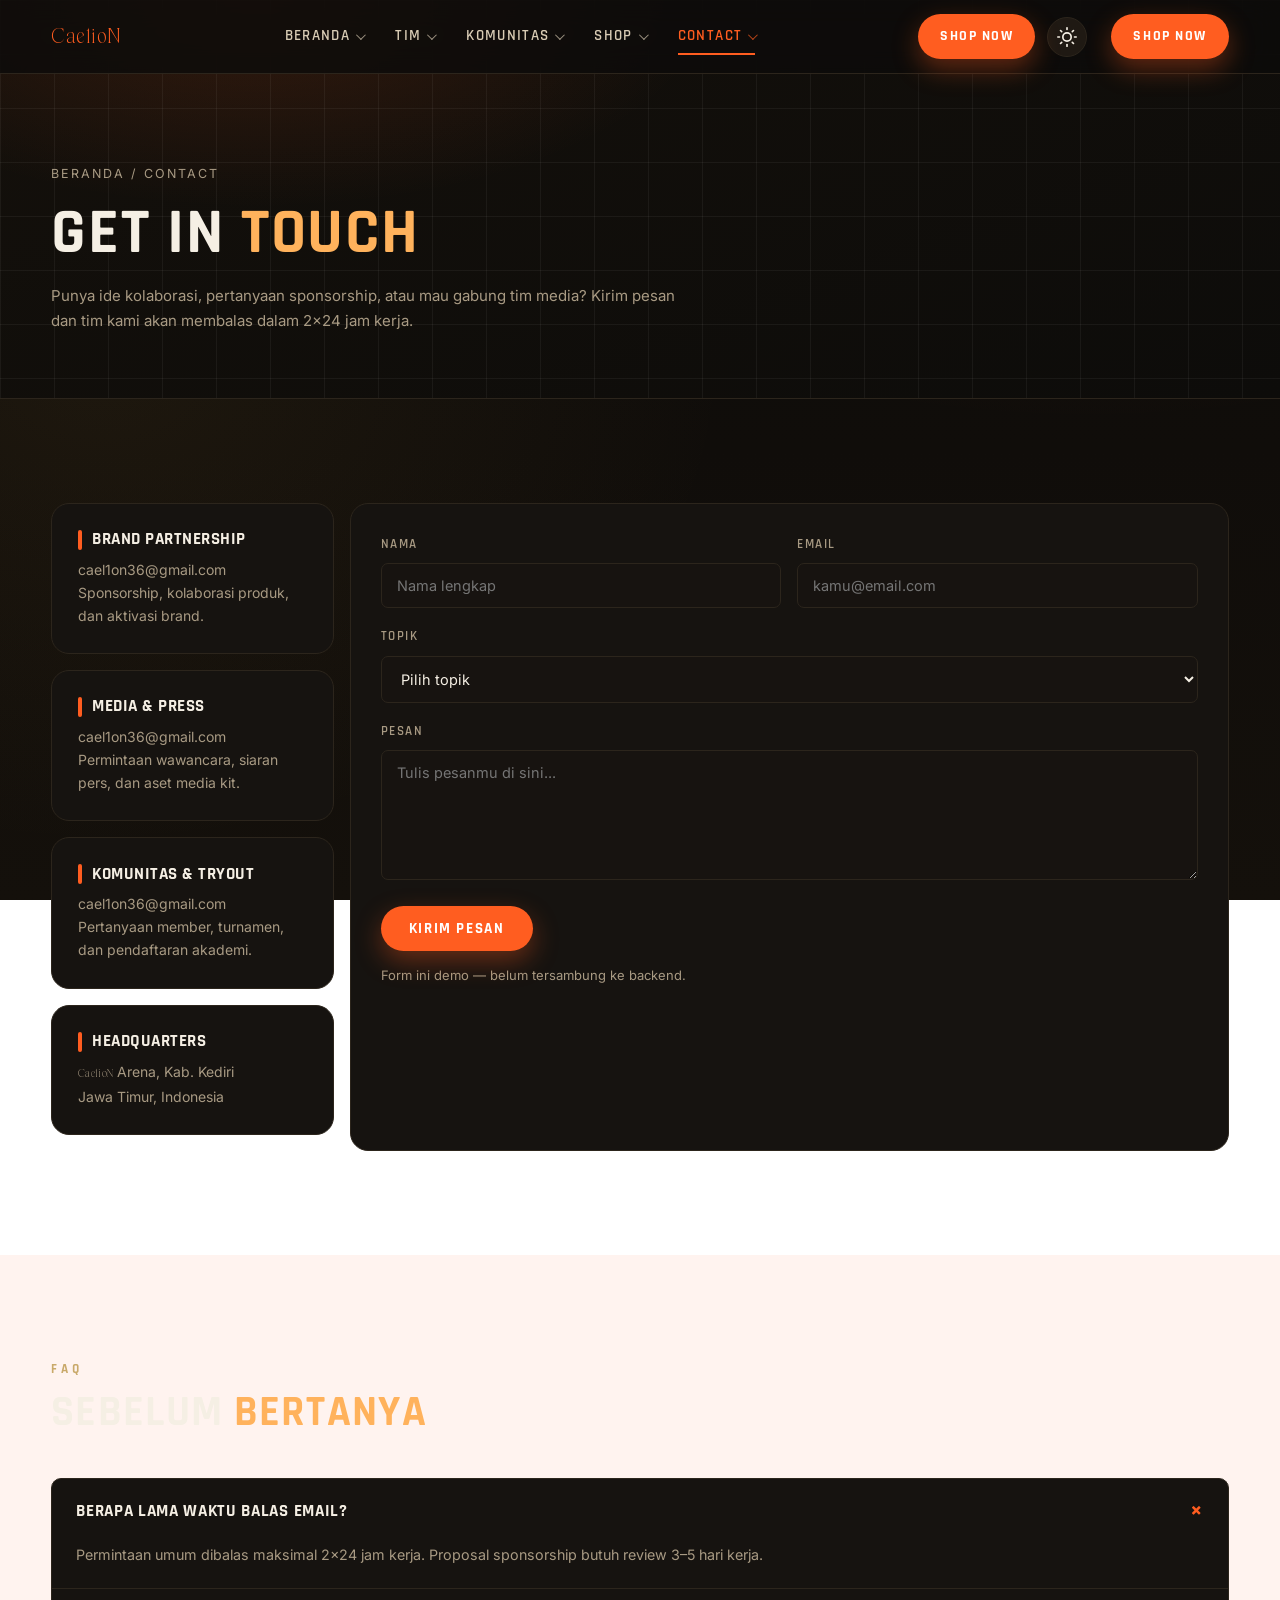
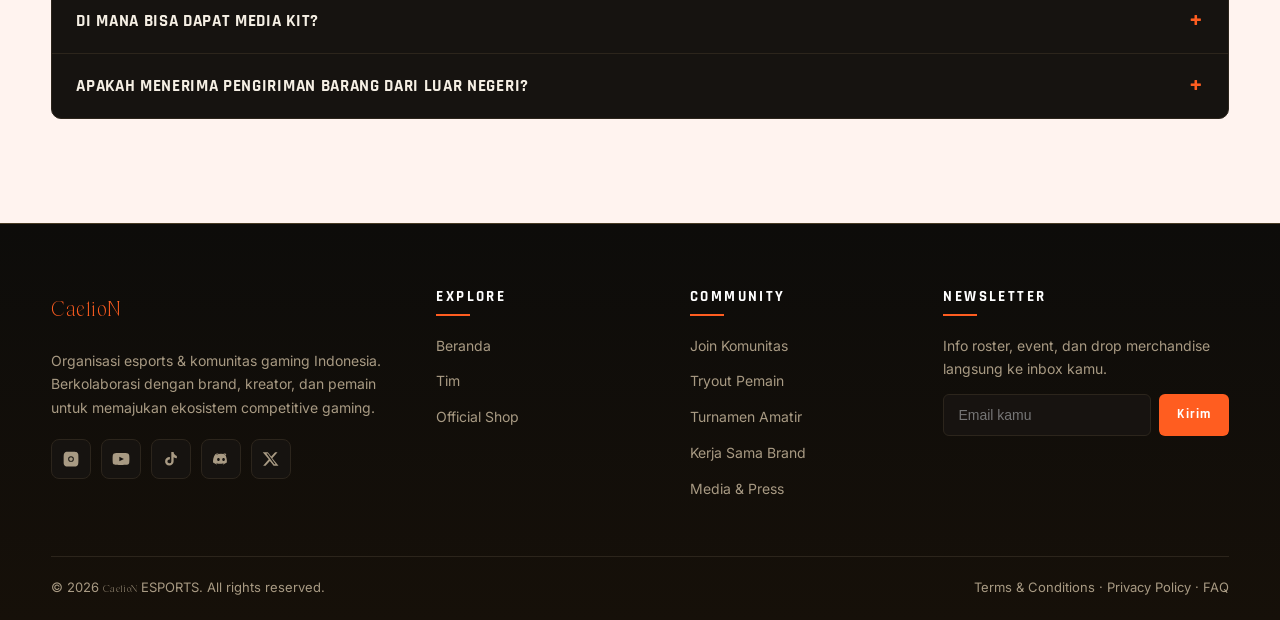
<file: contact.html>
﻿<!DOCTYPE html>
<html lang="id">
<head>
<meta charset="UTF-8" />
<meta name="viewport" content="width=device-width, initial-scale=1.0" />
<title>Contact — Cae1ioN ESPORTS</title>
<meta name="description" content="Hubungi Cae1ioN Esports untuk kerja sama brand, press, sponsorship, dan komunitas." />
<link rel="icon" href="assets/img/favicon.png" type="image/svg+xml" />
<link rel="preconnect" href="https://fonts.googleapis.com" />
<link rel="preconnect" href="https://fonts.gstatic.com" crossorigin />
<link href="https://fonts.googleapis.com/css2?family=Rajdhani:wght@500;600;700&family=Inter:wght@400;500;600&family=Cinzel:wght@700;800;900&display=swap" rel="stylesheet" />
<link rel="stylesheet" href="assets/css/style.css?v=15" />
</head>
<body>

<header class="header">
  <div class="container header-inner">
    <a href="index.html" class="logo"><span class="logo-text">Cae1ioN</span></a>
    <nav class="nav">
      <div class="nav-item"><a href="index.html">Beranda<span class="caret"></span></a>
        <div class="drop">
          <a href="index.html#top">Tentang</a>
          <a href="index.html#squad">Tim &amp; Squad</a>
          <a href="index.html#ekosistem">Ekosistem</a>
        </div>
      </div>
      <div class="nav-item"><a href="teams.html">Tim<span class="caret"></span></a>
        <div class="drop">
          <a href="teams.html#roster">ADMIN</a>
          <a href="teams.html#academy">Academy</a>
        </div>
      </div>
      <div class="nav-item"><a href="community.html">Komunitas<span class="caret"></span></a>
        <div class="drop">
          <a href="community.html#tim">Tim Komunitas</a>
          <a href="community.html#benefit">Benefit</a>
          <a href="community.html#tryout">Tryout</a>
          <a href="community.html#turnamen">Turnamen</a>
          <a href="community.html#jadwal">Jadwal</a>
          <a href="community.html#faq">FAQ</a>
        </div>
      </div>
      <div class="nav-item"><a href="shop.html">Shop<span class="caret"></span></a>
        <div class="drop">
          <a href="shop.html#produk">Semua Produk</a>
          <a href="shop.html#muse">Muse</a>
          <a href="shop.html#promo">Promo</a>
        </div>
      </div>
      <div class="nav-item"><a href="contact.html" class="active">Contact<span class="caret"></span></a>
        <div class="drop">
          <a href="contact.html#kontak">Info &amp; Form</a>
          <a href="contact.html#faq">FAQ</a>
        </div>
      </div>
    </nav>
    <div class="header-cta">
      <a href="shop.html" class="btn">Shop Now</a>
      <button class="theme-toggle" id="themeToggle" aria-label="Toggle tema gelap/terang" title="Toggle tema">
        <svg class="icon-sun" width="20" height="20" viewBox="0 0 24 24" fill="none" stroke="currentColor" stroke-width="2" stroke-linecap="round" stroke-linejoin="round"><circle cx="12" cy="12" r="5"/><path d="M12 1v2"/><path d="M12 21v2"/><path d="M4.22 4.22l1.42 1.42"/><path d="M18.36 18.36l1.42 1.42"/><path d="M1 12h2"/><path d="M21 12h2"/><path d="M4.22 19.78l1.42-1.42"/><path d="M18.36 5.64l1.42-1.42"/></svg>
        <svg class="icon-moon" width="20" height="20" viewBox="0 0 24 24" fill="none" stroke="currentColor" stroke-width="2" stroke-linecap="round" stroke-linejoin="round"><path d="M21 12.79A9 9 0 1 1 11.21 3 7 7 0 0 0 21 12.79z"/></svg>
      </button>
      <a href="shop.html" class="btn">Shop Now</a>
      <button class="burger" aria-label="Buka menu"><span></span><span></span><span></span></button>
    </div>
  </div>
</header>

<div class="mobile-nav">
  <a href="index.html">Beranda</a>
  <a href="teams.html">Tim</a>
  <a href="community.html">Komunitas</a>
  <a href="shop.html">Shop</a>
  <a href="contact.html">Contact</a>
  <a href="shop.html" class="btn">Shop Now</a>
</div>

<section class="page-hero">
  <div class="container">
    <p class="breadcrumb"><a href="index.html">Beranda</a> / Contact</p>
    <h1>Get In <em>Touch</em></h1>
    <p>Punya ide kolaborasi, pertanyaan sponsorship, atau mau gabung tim media? Kirim pesan dan tim kami akan membalas dalam 2×24 jam kerja.</p>
  </div>
</section>

<section class="section" id="kontak">
  <div class="container">
    <div class="bento">
      <div class="reveal">
        <div class="info-card">
          <h4>Brand Partnership</h4>
          <p><a href="mailto:cael1on36@gmail.com">cael1on36@gmail.com</a><br />Sponsorship, kolaborasi produk, dan aktivasi brand.</p>
        </div>
        <div class="info-card">
          <h4>Media &amp; Press</h4>
          <p><a href="mailto:cael1on36@gmail.com">cael1on36@gmail.com</a><br />Permintaan wawancara, siaran pers, dan aset media kit.</p>
        </div>
        <div class="info-card">
          <h4>Komunitas &amp; Tryout</h4>
          <p><a href="mailto:cael1on36@gmail.com">cael1on36@gmail.com</a><br />Pertanyaan member, turnamen, dan pendaftaran akademi.</p>
        </div>
        <div class="info-card">
          <h4>Headquarters</h4>
          <p>Cae1ioN Arena, Kab. Kediri<br />Jawa Timur, Indonesia</p>
        </div>
      </div>

      <form class="form b-span3 reveal" data-demo>
        <div class="form-row">
          <div class="field">
            <label for="nama">Nama</label>
            <input id="nama" type="text" placeholder="Nama lengkap" required />
          </div>
          <div class="field">
            <label for="email">Email</label>
            <input id="email" type="email" placeholder="kamu@email.com" required />
          </div>
        </div>
        <div class="field">
          <label for="topik">Topik</label>
          <select id="topik" required>
            <option value="">Pilih topik</option>
            <option>Kerja sama / Sponsorship</option>
            <option>Media &amp; Press</option>
            <option>Komunitas &amp; Tryout</option>
            <option>Order &amp; Merchandise</option>
            <option>Lainnya</option>
          </select>
        </div>
        <div class="field">
          <label for="pesan">Pesan</label>
          <textarea id="pesan" placeholder="Tulis pesanmu di sini..." required></textarea>
        </div>
        <button class="btn" type="submit">Kirim Pesan</button>
        <p class="form-note" data-form-msg>Form ini demo — belum tersambung ke backend.</p>
      </form>
    </div>
  </div>
</section>

<section class="section alt" id="faq">
  <div class="container">
    <div class="section-head reveal">
      <div class="section-title">
        <span class="kicker">FAQ</span>
        <h2>Sebelum <em>Bertanya</em></h2>
      </div>
    </div>

    <div class="accordion reveal">
      <div class="acc-item open">
        <button class="acc-head">Berapa lama waktu balas email?<span class="plus">+</span></button>
        <div class="acc-body" style="max-height:200px;">
          <p>Permintaan umum dibalas maksimal 2×24 jam kerja. Proposal sponsorship butuh review 3–5 hari kerja.</p>
        </div>
      </div>
      <div class="acc-item">
        <button class="acc-head">Di mana bisa dapat media kit?<span class="plus">+</span></button>
        <div class="acc-body"><p>Media kit Cae1ioN (logo, roster, statistik audiensi) bisa diminta langsung ke email cael1on36@gmail.com.</p></div>
      </div>
      <div class="acc-item">
        <button class="acc-head">Apakah menerima pengiriman barang dari luar negeri?<span class="plus">+</span></button>
        <div class="acc-body"><p>Untuk saat ini official store hanya melayani pengiriman domestik Indonesia. Pengiriman internasional sedang disiapkan.</p></div>
      </div>
    </div>
  </div>
</section>

<footer class="footer">
  <div class="container">
    <div class="footer-grid">
      <div>
        <a href="index.html" class="logo"><span class="logo-text">Cae1ioN</span></a>
        <p class="about">Organisasi esports &amp; komunitas gaming Indonesia. Berkolaborasi dengan brand, kreator, dan pemain untuk memajukan ekosistem competitive gaming.</p>
        <div class="socials">
          <a href="https://instagram.com/cael1on36" target="_blank" rel="noopener" aria-label="Instagram"><svg viewBox="0 0 24 24"><path d="M12 2.2c3.2 0 3.6 0 4.9.1 1.2.1 1.8.3 2.2.4.6.2 1 .5 1.4.9.4.4.7.8.9 1.4.2.4.4 1 .4 2.2.1 1.3.1 1.7.1 4.9s0 3.6-.1 4.9c-.1 1.2-.3 1.8-.4 2.2-.2.6-.5 1-.9 1.4-.4.4-.8.7-1.4.9-.4.2-1 .4-2.2.4-1.3.1-1.7.1-4.9.1s-3.6 0-4.9-.1c-1.2-.1-1.8-.3-2.2-.4-.6-.2-1-.5-1.4-.9-.4-.4-.7-.8-.9-1.4-.2-.4-.4-1-.4-2.2C2.2 15.6 2.2 15.2 2.2 12s0-3.6.1-4.9c.1-1.2.3-1.8.4-2.2.2-.6.5-1 .9-1.4.4-.4.8-.7 1.4-.9.4-.2 1-.4 2.2-.4C8.4 2.2 8.8 2.2 12 2.2m0 6a3.8 3.8 0 1 0 0 7.6 3.8 3.8 0 0 0 0-7.6m0 6.3a2.5 2.5 0 1 1 0-5 2.5 2.5 0 0 1 0 5m4.9-6.4a.9.9 0 1 1-1.8 0 .9.9 0 0 1 1.8 0"/></svg></a>
          <a href="https://youtube.com/@cael1on36" target="_blank" rel="noopener" aria-label="YouTube"><svg viewBox="0 0 24 24"><path d="M23 7.5s-.2-1.6-.9-2.3c-.9-.9-1.8-.9-2.3-1C16.6 4 12 4 12 4s-4.6 0-7.8.2c-.5.1-1.5.1-2.3 1-.7.7-.9 2.3-.9 2.3S.8 9.4.8 11.3v1.4c0 1.9.2 3.8.2 3.8s.2 1.6.9 2.3c.9.9 2 .9 2.5 1 1.8.2 7.6.2 7.6.2s4.6 0 7.8-.2c.5-.1 1.5-.1 2.3-1 .7-.7.9-2.3.9-2.3s.2-1.9.2-3.8v-1.4c0-1.9-.2-3.8-.2-3.8M9.8 15.1V8.9l6.1 3.1z"/></svg></a>
          <a href="https://tiktok.com/@cael1on36" target="_blank" rel="noopener" aria-label="TikTok"><svg viewBox="0 0 24 24"><path d="M16.6 5.8a4.8 4.8 0 0 1-1.1-3.1h-3.1v12.5a2.6 2.6 0 1 1-1.9-2.5V9.4a5.7 5.7 0 1 0 5 5.6V9.7a7.8 7.8 0 0 0 4.3 1.3V7.9a4.8 4.8 0 0 1-3.2-2.1"/></svg></a>
          <a href="https://discord.gg/cael1on36" target="_blank" rel="noopener" aria-label="Discord"><svg viewBox="0 0 24 24"><path d="M19.6 5.6A16.4 16.4 0 0 0 15.5 4.4l-.2.4a12.6 12.6 0 0 1 3.6 1.8 15.9 15.9 0 0 0-13.8 0 12.6 12.6 0 0 1 3.6-1.8l-.2-.4A16.4 16.4 0 0 0 4.4 5.6C1.8 9.4 1.1 13.1 1.4 16.8a16.5 16.5 0 0 0 5 2.5l.6-1a10.8 10.8 0 0 1-1.7-.8l.4-.3a11.4 11.4 0 0 0 9.8 0l.4.3a10.8 10.8 0 0 1-1.7.8l.6 1a16.5 16.5 0 0 0 5-2.5c.4-4.3-.6-8-2.6-11.2M8.6 14.5c-1 0-1.8-.9-1.8-2s.8-2 1.8-2 1.8.9 1.8 2-.8 2-1.8 2m6.8 0c-1 0-1.8-.9-1.8-2s.8-2 1.8-2 1.8.9 1.8 2-.8 2-1.8 2"/></svg></a>
          <a href="https://x.com/cael1on36" target="_blank" rel="noopener" aria-label="X"><svg viewBox="0 0 24 24"><path d="M17.5 3h3.2l-7 8 8.3 10h-6.5l-5-6.2-5.8 6.2H1.5l7.5-8.6L1 3h6.7l4.6 5.7zm-1.1 16h1.8L7.7 4.8H5.8z"/></svg></a>
        </div>
      </div>
      <div>
        <h4>Explore</h4>
        <ul class="footer-links">
          <li><a href="index.html">Beranda</a></li>
          <li><a href="teams.html">Tim</a></li>
          <li><a href="shop.html">Official Shop</a></li>
        </ul>
      </div>
      <div>
        <h4>Community</h4>
        <ul class="footer-links">
          <li><a href="community.html">Join Komunitas</a></li>
          <li><a href="community.html#tryout">Tryout Pemain</a></li>
          <li><a href="community.html#turnamen">Turnamen Amatir</a></li>
          <li><a href="contact.html">Kerja Sama Brand</a></li>
          <li><a href="contact.html">Media &amp; Press</a></li>
        </ul>
      </div>
      <div>
        <h4>Newsletter</h4>
        <p class="about" style="margin-bottom:0;">Info roster, event, dan drop merchandise langsung ke inbox kamu.</p>
        <form class="newsletter" data-demo>
          <input type="email" placeholder="Email kamu" required />
          <button type="submit">Kirim</button>
        </form>
        <p class="muted" data-form-msg style="font-size:12.5px;margin-top:8px;"></p>
      </div>
    </div>
    <div class="footer-bottom">
      <span>&copy; <span data-year>2026</span> Cae1ioN ESPORTS. All rights reserved.</span>
      <span><a href="#">Terms &amp; Conditions</a> · <a href="#">Privacy Policy</a> · <a href="#">FAQ</a></span>
    </div>
  </div>
</footer>

<button class="to-top" aria-label="Kembali ke atas">&uarr;</button>
<script src="assets/js/main.js"></script>
</body>
</html>
</file>
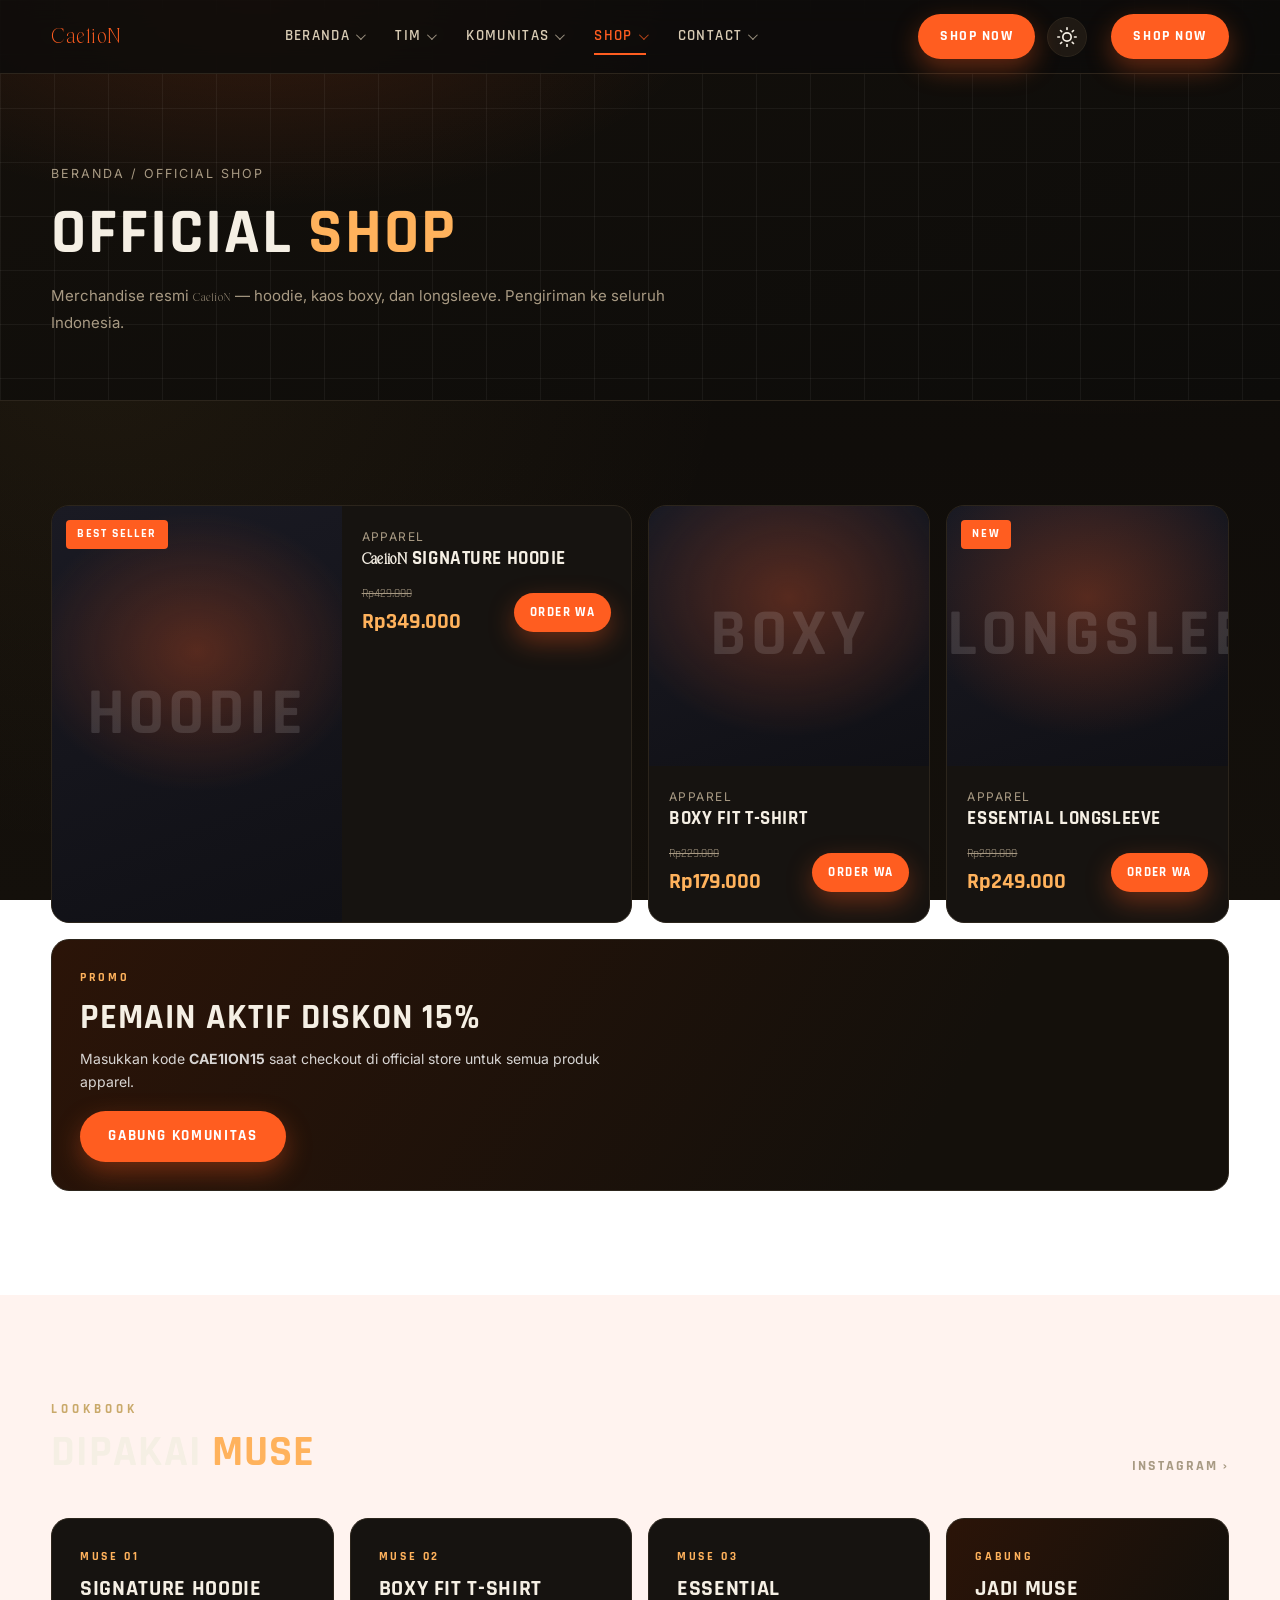
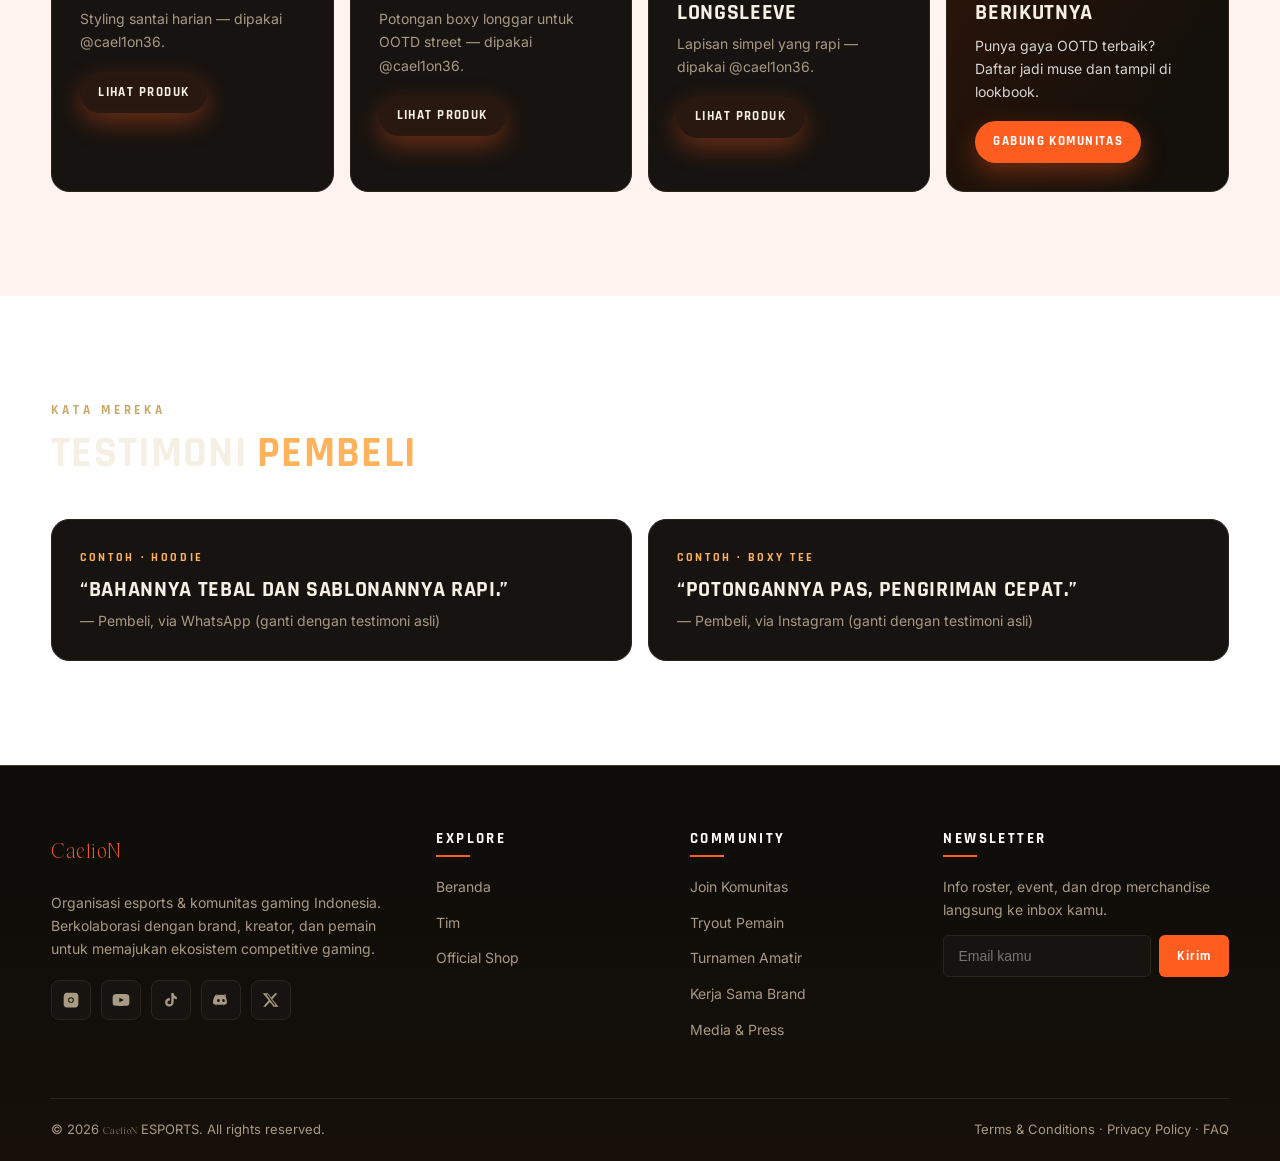
<file: shop.html>
﻿<!DOCTYPE html>
<html lang="id">
<head>
<meta charset="UTF-8" />
<meta name="viewport" content="width=device-width, initial-scale=1.0" />
<title>Official Shop — Cae1ioN ESPORTS</title>
<meta name="description" content="Merchandise resmi Cae1ioN Esports: hoodie, kaos boxy, dan longsleeve." />
<link rel="icon" href="assets/img/favicon.png" type="image/svg+xml" />
<link rel="preconnect" href="https://fonts.googleapis.com" />
<link rel="preconnect" href="https://fonts.gstatic.com" crossorigin />
<link href="https://fonts.googleapis.com/css2?family=Rajdhani:wght@500;600;700&family=Inter:wght@400;500;600&family=Cinzel:wght@700;800;900&display=swap" rel="stylesheet" />
<link rel="stylesheet" href="assets/css/style.css?v=15" />
</head>
<body>

<header class="header">
  <div class="container header-inner">
    <a href="index.html" class="logo"><span class="logo-text">Cae1ioN</span></a>
    <nav class="nav">
      <div class="nav-item"><a href="index.html">Beranda<span class="caret"></span></a>
        <div class="drop">
          <a href="index.html#top">Tentang</a>
          <a href="index.html#squad">Tim &amp; Squad</a>
          <a href="index.html#ekosistem">Ekosistem</a>
        </div>
      </div>
      <div class="nav-item"><a href="teams.html">Tim<span class="caret"></span></a>
        <div class="drop">
          <a href="teams.html#roster">ADMIN</a>
          <a href="teams.html#academy">Academy</a>
        </div>
      </div>
      <div class="nav-item"><a href="community.html">Komunitas<span class="caret"></span></a>
        <div class="drop">
          <a href="community.html#tim">Tim Komunitas</a>
          <a href="community.html#benefit">Benefit</a>
          <a href="community.html#tryout">Tryout</a>
          <a href="community.html#turnamen">Turnamen</a>
          <a href="community.html#jadwal">Jadwal</a>
          <a href="community.html#faq">FAQ</a>
        </div>
      </div>
      <div class="nav-item"><a href="shop.html" class="active">Shop<span class="caret"></span></a>
        <div class="drop">
          <a href="shop.html#produk">Semua Produk</a>
          <a href="shop.html#muse">Muse</a>
          <a href="shop.html#promo">Promo</a>
        </div>
      </div>
      <div class="nav-item"><a href="contact.html">Contact<span class="caret"></span></a>
        <div class="drop">
          <a href="contact.html#kontak">Info &amp; Form</a>
          <a href="contact.html#faq">FAQ</a>
        </div>
      </div>
    </nav>
    <div class="header-cta">
      <a href="shop.html" class="btn">Shop Now</a>
      <button class="theme-toggle" id="themeToggle" aria-label="Toggle tema gelap/terang" title="Toggle tema">
        <svg class="icon-sun" width="20" height="20" viewBox="0 0 24 24" fill="none" stroke="currentColor" stroke-width="2" stroke-linecap="round" stroke-linejoin="round"><circle cx="12" cy="12" r="5"/><path d="M12 1v2"/><path d="M12 21v2"/><path d="M4.22 4.22l1.42 1.42"/><path d="M18.36 18.36l1.42 1.42"/><path d="M1 12h2"/><path d="M21 12h2"/><path d="M4.22 19.78l1.42-1.42"/><path d="M18.36 5.64l1.42-1.42"/></svg>
        <svg class="icon-moon" width="20" height="20" viewBox="0 0 24 24" fill="none" stroke="currentColor" stroke-width="2" stroke-linecap="round" stroke-linejoin="round"><path d="M21 12.79A9 9 0 1 1 11.21 3 7 7 0 0 0 21 12.79z"/></svg>
      </button>
      <a href="shop.html" class="btn">Shop Now</a>
      <button class="burger" aria-label="Buka menu"><span></span><span></span><span></span></button>
    </div>
  </div>
</header>

<div class="mobile-nav">
  <a href="index.html">Beranda</a>
  <a href="teams.html">Tim</a>
  <a href="community.html">Komunitas</a>
  <a href="shop.html">Shop</a>
  <a href="contact.html">Contact</a>
  <a href="shop.html" class="btn">Shop Now</a>
</div>

<section class="page-hero">
  <div class="container">
    <p class="breadcrumb"><a href="index.html">Beranda</a> / Official Shop</p>
    <h1>Official <em>Shop</em></h1>
    <p>Merchandise resmi Cae1ioN — hoodie, kaos boxy, dan longsleeve. Pengiriman ke seluruh Indonesia.</p>
  </div>
</section>

<section class="section" id="produk">
  <div class="container">
    

    <div class="bento">
<article class="product b-span2 reveal" data-game="apparel" id="produk-hoodie" style="scroll-margin-top:calc(var(--header-h) + 16px);"><div class="product-img"><span class="flag">Best Seller</span><span class="silhouette">HOODIE</span></div><div class="product-body"><span class="cat">Apparel</span><h4>Cae1ioN Signature Hoodie</h4><div class="product-foot"><span class="price"><small>Rp429.000</small>Rp349.000</span><a href="https://wa.me/6280000000000?text=Halo%20Cae1ioN!%20Saya%20mau%20order%20Signature%20Hoodie" target="_blank" rel="noopener" class="btn" style="padding:9px 16px;font-size:12.5px;">Order WA</a></div></div></article>
<article class="product reveal" data-game="apparel" id="produk-boxy" style="scroll-margin-top:calc(var(--header-h) + 16px);"><div class="product-img"><span class="silhouette">BOXY</span></div><div class="product-body"><span class="cat">Apparel</span><h4>Boxy Fit T-Shirt</h4><div class="product-foot"><span class="price"><small>Rp229.000</small>Rp179.000</span><a href="https://wa.me/6280000000000?text=Halo%20Cae1ioN!%20Saya%20mau%20order%20Boxy%20Fit%20T-Shirt" target="_blank" rel="noopener" class="btn" style="padding:9px 16px;font-size:12.5px;">Order WA</a></div></div></article>
<article class="product reveal" data-game="apparel" id="produk-long" style="scroll-margin-top:calc(var(--header-h) + 16px);"><div class="product-img"><span class="flag">New</span><span class="silhouette">LONGSLEEVE</span></div><div class="product-body"><span class="cat">Apparel</span><h4>Essential Longsleeve</h4><div class="product-foot"><span class="price"><small>Rp299.000</small>Rp249.000</span><a href="https://wa.me/6280000000000?text=Halo%20Cae1ioN!%20Saya%20mau%20order%20Essential%20Longsleeve" target="_blank" rel="noopener" class="btn" style="padding:9px 16px;font-size:12.5px;">Order WA</a></div></div></article>
</div><div class="bento" style="margin-top:16px;">
      <div class="b-tile b-cta b-span4 reveal" id="promo">
        <span class="kicker">Promo</span>
        <h2>Pemain Aktif Diskon 15%</h2>
        <p>Masukkan kode <strong>CAE1ION15</strong> saat checkout di official store untuk semua produk apparel.</p>
        <div class="b-actions">
          <a href="community.html" class="btn">Gabung Komunitas</a>
        </div>
      </div>
    </div>
  </div>
</section>

<!-- ================= BRAND MUSE ================= -->
<section class="section alt" id="muse">
  <div class="container">
    <div class="section-head reveal">
      <div class="section-title">
        <span class="kicker">Lookbook</span>
        <h2>Dipakai <em>Muse</em></h2>
      </div>
      <a href="https://instagram.com/cael1on36" target="_blank" rel="noopener" class="view-all">Instagram &rsaquo;</a>
    </div>

    <div class="bento">
      <div class="b-tile reveal">
        <span class="kicker">Muse 01</span>
        <h3>Signature Hoodie</h3>
        <p>Styling santai harian — dipakai @cael1on36.</p>
        <div class="b-actions"><a href="shop.html#produk-hoodie" class="btn btn-ghost" style="padding:10px 18px;font-size:13px;">Lihat Produk</a></div>
      </div>
      <div class="b-tile reveal">
        <span class="kicker">Muse 02</span>
        <h3>Boxy Fit T-Shirt</h3>
        <p>Potongan boxy longgar untuk OOTD street — dipakai @cael1on36.</p>
        <div class="b-actions"><a href="shop.html#produk-boxy" class="btn btn-ghost" style="padding:10px 18px;font-size:13px;">Lihat Produk</a></div>
      </div>
      <div class="b-tile reveal">
        <span class="kicker">Muse 03</span>
        <h3>Essential Longsleeve</h3>
        <p>Lapisan simpel yang rapi — dipakai @cael1on36.</p>
        <div class="b-actions"><a href="shop.html#produk-long" class="btn btn-ghost" style="padding:10px 18px;font-size:13px;">Lihat Produk</a></div>
      </div>
      <div class="b-tile b-cta reveal">
        <span class="kicker">Gabung</span>
        <h3>Jadi Muse Berikutnya</h3>
        <p>Punya gaya OOTD terbaik? Daftar jadi muse dan tampil di lookbook.</p>
        <div class="b-actions"><a href="community.html" class="btn" style="padding:10px 18px;font-size:13px;">Gabung Komunitas</a></div>
      </div>
    </div>
  </div>
</section>

<!-- ================= TESTIMONI ================= -->
<section class="section" id="testimoni">
  <div class="container">
    <div class="section-head reveal">
      <div class="section-title">
        <span class="kicker">Kata Mereka</span>
        <h2>Testimoni <em>Pembeli</em></h2>
      </div>
    </div>

    <div class="bento">
      <div class="b-tile b-span2 reveal">
        <span class="kicker">Contoh · Hoodie</span>
        <h3>&ldquo;Bahannya tebal dan sablonannya rapi.&rdquo;</h3>
        <p>— Pembeli, via WhatsApp (ganti dengan testimoni asli)</p>
      </div>
      <div class="b-tile b-span2 reveal">
        <span class="kicker">Contoh · Boxy Tee</span>
        <h3>&ldquo;Potongannya pas, pengiriman cepat.&rdquo;</h3>
        <p>— Pembeli, via Instagram (ganti dengan testimoni asli)</p>
      </div>
    </div>
  </div>
</section>

<footer class="footer">
  <div class="container">
    <div class="footer-grid">
      <div>
        <a href="index.html" class="logo"><span class="logo-text">Cae1ioN</span></a>
        <p class="about">Organisasi esports &amp; komunitas gaming Indonesia. Berkolaborasi dengan brand, kreator, dan pemain untuk memajukan ekosistem competitive gaming.</p>
        <div class="socials">
          <a href="https://instagram.com/cael1on36" target="_blank" rel="noopener" aria-label="Instagram"><svg viewBox="0 0 24 24"><path d="M12 2.2c3.2 0 3.6 0 4.9.1 1.2.1 1.8.3 2.2.4.6.2 1 .5 1.4.9.4.4.7.8.9 1.4.2.4.4 1 .4 2.2.1 1.3.1 1.7.1 4.9s0 3.6-.1 4.9c-.1 1.2-.3 1.8-.4 2.2-.2.6-.5 1-.9 1.4-.4.4-.8.7-1.4.9-.4.2-1 .4-2.2.4-1.3.1-1.7.1-4.9.1s-3.6 0-4.9-.1c-1.2-.1-1.8-.3-2.2-.4-.6-.2-1-.5-1.4-.9-.4-.4-.7-.8-.9-1.4-.2-.4-.4-1-.4-2.2C2.2 15.6 2.2 15.2 2.2 12s0-3.6.1-4.9c.1-1.2.3-1.8.4-2.2.2-.6.5-1 .9-1.4.4-.4.8-.7 1.4-.9.4-.2 1-.4 2.2-.4C8.4 2.2 8.8 2.2 12 2.2m0 6a3.8 3.8 0 1 0 0 7.6 3.8 3.8 0 0 0 0-7.6m0 6.3a2.5 2.5 0 1 1 0-5 2.5 2.5 0 0 1 0 5m4.9-6.4a.9.9 0 1 1-1.8 0 .9.9 0 0 1 1.8 0"/></svg></a>
          <a href="https://youtube.com/@cael1on36" target="_blank" rel="noopener" aria-label="YouTube"><svg viewBox="0 0 24 24"><path d="M23 7.5s-.2-1.6-.9-2.3c-.9-.9-1.8-.9-2.3-1C16.6 4 12 4 12 4s-4.6 0-7.8.2c-.5.1-1.5.1-2.3 1-.7.7-.9 2.3-.9 2.3S.8 9.4.8 11.3v1.4c0 1.9.2 3.8.2 3.8s.2 1.6.9 2.3c.9.9 2 .9 2.5 1 1.8.2 7.6.2 7.6.2s4.6 0 7.8-.2c.5-.1 1.5-.1 2.3-1 .7-.7.9-2.3.9-2.3s.2-1.9.2-3.8v-1.4c0-1.9-.2-3.8-.2-3.8M9.8 15.1V8.9l6.1 3.1z"/></svg></a>
          <a href="https://tiktok.com/@cael1on36" target="_blank" rel="noopener" aria-label="TikTok"><svg viewBox="0 0 24 24"><path d="M16.6 5.8a4.8 4.8 0 0 1-1.1-3.1h-3.1v12.5a2.6 2.6 0 1 1-1.9-2.5V9.4a5.7 5.7 0 1 0 5 5.6V9.7a7.8 7.8 0 0 0 4.3 1.3V7.9a4.8 4.8 0 0 1-3.2-2.1"/></svg></a>
          <a href="https://discord.gg/cael1on36" target="_blank" rel="noopener" aria-label="Discord"><svg viewBox="0 0 24 24"><path d="M19.6 5.6A16.4 16.4 0 0 0 15.5 4.4l-.2.4a12.6 12.6 0 0 1 3.6 1.8 15.9 15.9 0 0 0-13.8 0 12.6 12.6 0 0 1 3.6-1.8l-.2-.4A16.4 16.4 0 0 0 4.4 5.6C1.8 9.4 1.1 13.1 1.4 16.8a16.5 16.5 0 0 0 5 2.5l.6-1a10.8 10.8 0 0 1-1.7-.8l.4-.3a11.4 11.4 0 0 0 9.8 0l.4.3a10.8 10.8 0 0 1-1.7.8l.6 1a16.5 16.5 0 0 0 5-2.5c.4-4.3-.6-8-2.6-11.2M8.6 14.5c-1 0-1.8-.9-1.8-2s.8-2 1.8-2 1.8.9 1.8 2-.8 2-1.8 2m6.8 0c-1 0-1.8-.9-1.8-2s.8-2 1.8-2 1.8.9 1.8 2-.8 2-1.8 2"/></svg></a>
          <a href="https://x.com/cael1on36" target="_blank" rel="noopener" aria-label="X"><svg viewBox="0 0 24 24"><path d="M17.5 3h3.2l-7 8 8.3 10h-6.5l-5-6.2-5.8 6.2H1.5l7.5-8.6L1 3h6.7l4.6 5.7zm-1.1 16h1.8L7.7 4.8H5.8z"/></svg></a>
        </div>
      </div>
      <div>
        <h4>Explore</h4>
        <ul class="footer-links">
          <li><a href="index.html">Beranda</a></li>
          <li><a href="teams.html">Tim</a></li>
          <li><a href="shop.html">Official Shop</a></li>
        </ul>
      </div>
      <div>
        <h4>Community</h4>
        <ul class="footer-links">
          <li><a href="community.html">Join Komunitas</a></li>
          <li><a href="community.html#tryout">Tryout Pemain</a></li>
          <li><a href="community.html#turnamen">Turnamen Amatir</a></li>
          <li><a href="contact.html">Kerja Sama Brand</a></li>
          <li><a href="contact.html">Media &amp; Press</a></li>
        </ul>
      </div>
      <div>
        <h4>Newsletter</h4>
        <p class="about" style="margin-bottom:0;">Info roster, event, dan drop merchandise langsung ke inbox kamu.</p>
        <form class="newsletter" data-demo>
          <input type="email" placeholder="Email kamu" required />
          <button type="submit">Kirim</button>
        </form>
        <p class="muted" data-form-msg style="font-size:12.5px;margin-top:8px;"></p>
      </div>
    </div>
    <div class="footer-bottom">
      <span>&copy; <span data-year>2026</span> Cae1ioN ESPORTS. All rights reserved.</span>
      <span><a href="#">Terms &amp; Conditions</a> · <a href="#">Privacy Policy</a> · <a href="#">FAQ</a></span>
    </div>
  </div>
</footer>

<button class="to-top" aria-label="Kembali ke atas">&uarr;</button>
<script src="assets/js/main.js"></script>
</body>
</html>
</file>
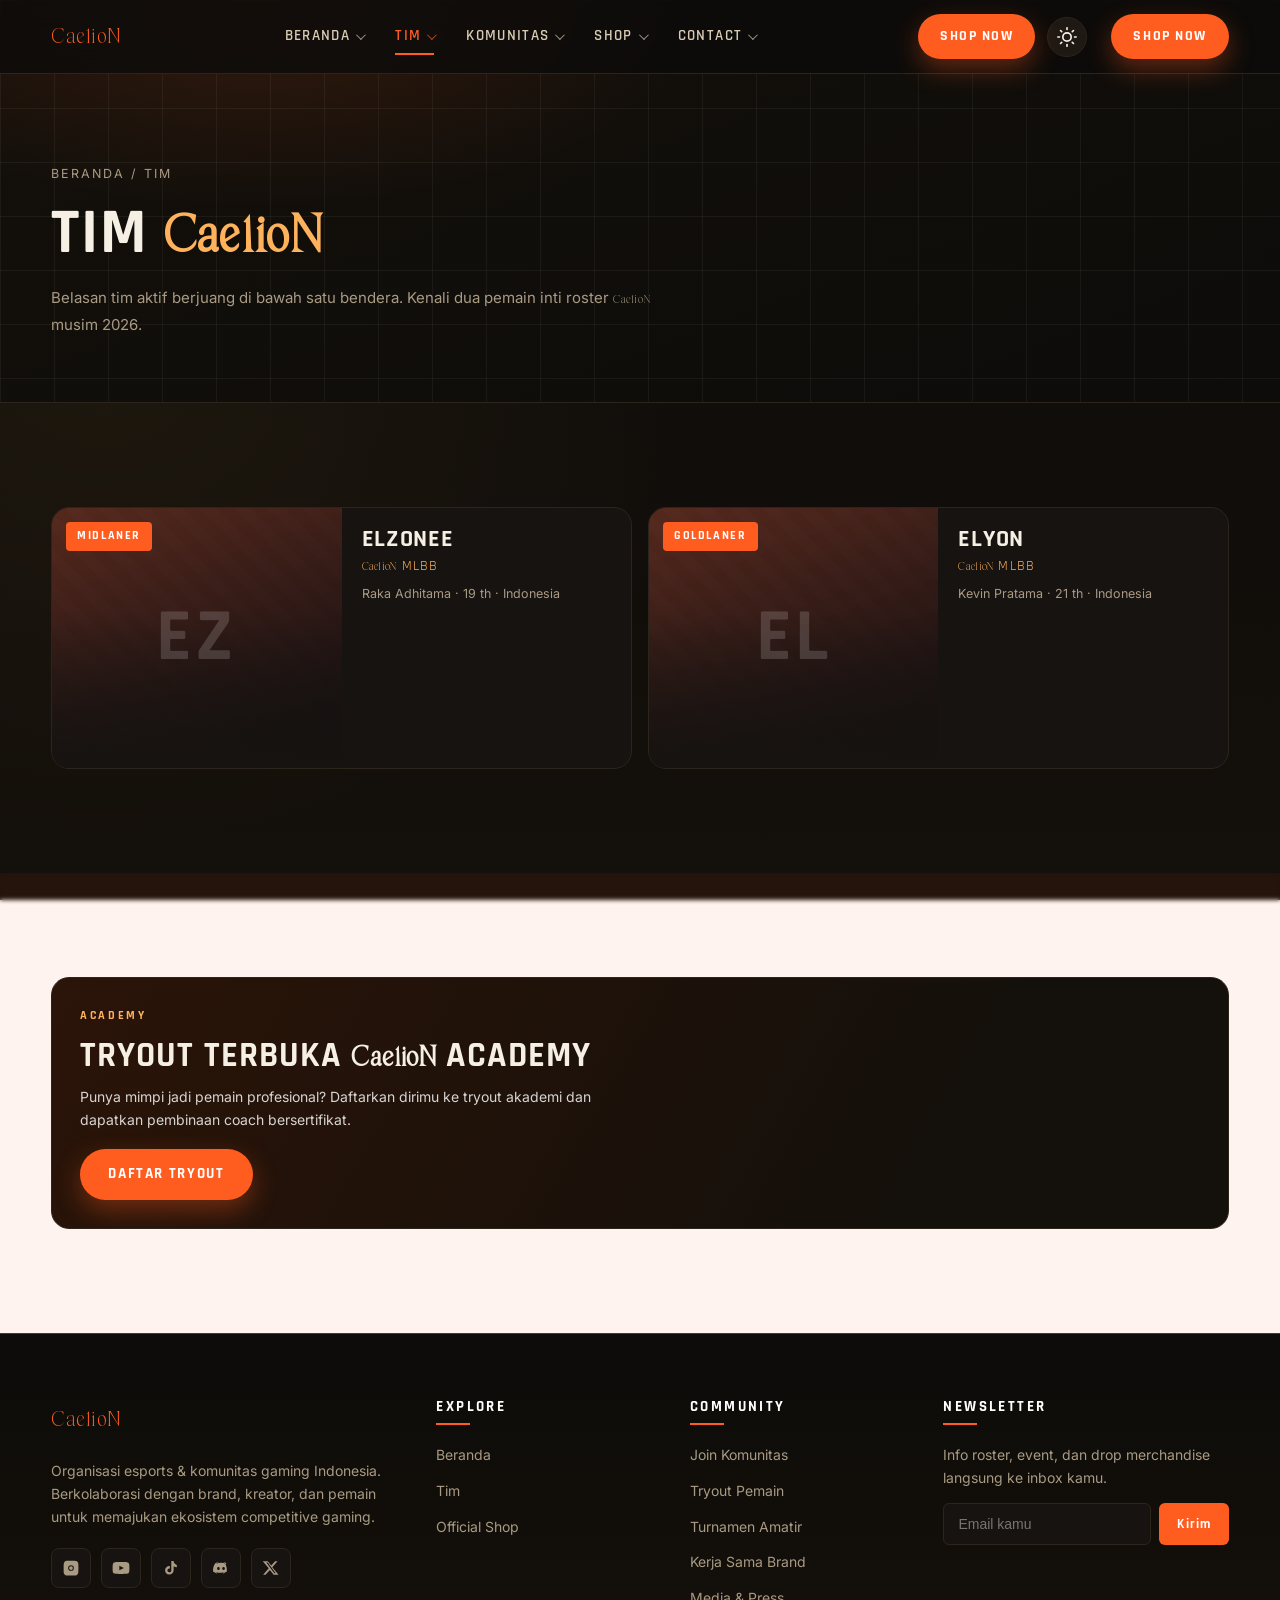
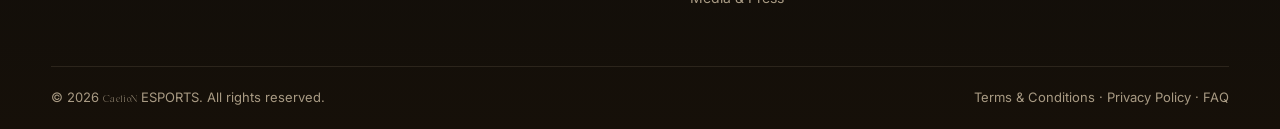
<file: teams.html>
﻿<!DOCTYPE html>
<html lang="id">
<head>
<meta charset="UTF-8" />
<meta name="viewport" content="width=device-width, initial-scale=1.0" />
<title>Tim — Cae1ioN ESPORTS</title>
<meta name="description" content="Roster dan tim Cae1ioN Esports — Mobile Legends, PUBG Mobile, Free Fire, Valorant, creators." />
<link rel="icon" href="assets/img/favicon.png" type="image/svg+xml" />
<link rel="preconnect" href="https://fonts.googleapis.com" />
<link rel="preconnect" href="https://fonts.gstatic.com" crossorigin />
<link href="https://fonts.googleapis.com/css2?family=Rajdhani:wght@500;600;700&family=Inter:wght@400;500;600&family=Cinzel:wght@700;800;900&display=swap" rel="stylesheet" />
<link rel="stylesheet" href="assets/css/style.css?v=15" />
</head>
<body>

<header class="header">
  <div class="container header-inner">
    <a href="index.html" class="logo"><span class="logo-text">Cae1ioN</span></a>
    <nav class="nav">
      <div class="nav-item"><a href="index.html">Beranda<span class="caret"></span></a>
        <div class="drop">
          <a href="index.html#top">Tentang</a>
          <a href="index.html#squad">Tim &amp; Squad</a>
          <a href="index.html#ekosistem">Ekosistem</a>
        </div>
      </div>
      <div class="nav-item"><a href="teams.html" class="active">Tim<span class="caret"></span></a>
        <div class="drop">
          <a href="teams.html#roster">ADMIN</a>
          <a href="teams.html#academy">Academy</a>
        </div>
      </div>
      <div class="nav-item"><a href="community.html">Komunitas<span class="caret"></span></a>
        <div class="drop">
          <a href="community.html#tim">Tim Komunitas</a>
          <a href="community.html#benefit">Benefit</a>
          <a href="community.html#tryout">Tryout</a>
          <a href="community.html#turnamen">Turnamen</a>
          <a href="community.html#jadwal">Jadwal</a>
          <a href="community.html#faq">FAQ</a>
        </div>
      </div>
      <div class="nav-item"><a href="shop.html">Shop<span class="caret"></span></a>
        <div class="drop">
          <a href="shop.html#produk">Semua Produk</a>
          <a href="shop.html#muse">Muse</a>
          <a href="shop.html#promo">Promo</a>
        </div>
      </div>
      <div class="nav-item"><a href="contact.html">Contact<span class="caret"></span></a>
        <div class="drop">
          <a href="contact.html#kontak">Info &amp; Form</a>
          <a href="contact.html#faq">FAQ</a>
        </div>
      </div>
    </nav>
    <div class="header-cta">
      <a href="shop.html" class="btn">Shop Now</a>
      <button class="theme-toggle" id="themeToggle" aria-label="Toggle tema gelap/terang" title="Toggle tema">
        <svg class="icon-sun" width="20" height="20" viewBox="0 0 24 24" fill="none" stroke="currentColor" stroke-width="2" stroke-linecap="round" stroke-linejoin="round"><circle cx="12" cy="12" r="5"/><path d="M12 1v2"/><path d="M12 21v2"/><path d="M4.22 4.22l1.42 1.42"/><path d="M18.36 18.36l1.42 1.42"/><path d="M1 12h2"/><path d="M21 12h2"/><path d="M4.22 19.78l1.42-1.42"/><path d="M18.36 5.64l1.42-1.42"/></svg>
        <svg class="icon-moon" width="20" height="20" viewBox="0 0 24 24" fill="none" stroke="currentColor" stroke-width="2" stroke-linecap="round" stroke-linejoin="round"><path d="M21 12.79A9 9 0 1 1 11.21 3 7 7 0 0 0 21 12.79z"/></svg>
      </button>
      <a href="shop.html" class="btn">Shop Now</a>
      <button class="burger" aria-label="Buka menu"><span></span><span></span><span></span></button>
    </div>
  </div>
</header>

<div class="mobile-nav">
  <a href="index.html">Beranda</a>
  <a href="teams.html">Tim</a>
  <a href="community.html">Komunitas</a>
  <a href="shop.html">Shop</a>
  <a href="contact.html">Contact</a>
  <a href="shop.html" class="btn">Shop Now</a>
</div>

<section class="page-hero">
  <div class="container">
    <p class="breadcrumb"><a href="index.html">Beranda</a> / Tim</p>
    <h1>Tim <em>Cae1ioN</em></h1>
    <p>Belasan tim aktif berjuang di bawah satu bendera. Kenali dua pemain inti roster Cae1ioN musim 2026.</p>
  </div>
</section>

<!-- TEAM ROSTER -->
<section class="section" id="roster">
  <div class="container">
    <div class="bento">
      <article class="player roster-card b-span2 reveal" data-game="mlbb">
        <div class="player-photo"><span class="role">Midlaner</span><span class="initials">EZ</span></div>
        <div class="player-info">
          <h4>elzonee</h4>
          <span class="nick">Cae1ioN MLBB</span>
          <p class="real">Raka Adhitama · 19 th · Indonesia</p>
        </div>
      </article>
      <article class="player roster-card b-span2 reveal" data-game="mlbb">
        <div class="player-photo"><span class="role">Goldlaner</span><span class="initials">EL</span></div>
        <div class="player-info">
          <h4>elyon</h4>
          <span class="nick">Cae1ioN MLBB</span>
          <p class="real">Kevin Pratama · 21 th · Indonesia</p>
        </div>
      </article>
      
      

      
      
      
      

      
      
      

      
      
      
      

      
      
      
      
    </div>
  </div>
</section>

<!-- ACADEMY CTA -->
<section class="section alt" id="academy">
  <div class="container">
    <div class="bento">
      <div class="b-tile b-cta b-span4 reveal">
        <span class="kicker">Academy</span>
        <h2>Tryout Terbuka Cae1ioN Academy</h2>
        <p>Punya mimpi jadi pemain profesional? Daftarkan dirimu ke tryout akademi dan dapatkan pembinaan coach bersertifikat.</p>
        <div class="b-actions">
          <a href="community.html#tryout" class="btn">Daftar Tryout</a>
        </div>
      </div>
    </div>
  </div>
</section>

<footer class="footer">
  <div class="container">
    <div class="footer-grid">
      <div>
        <a href="index.html" class="logo"><span class="logo-text">Cae1ioN</span></a>
        <p class="about">Organisasi esports &amp; komunitas gaming Indonesia. Berkolaborasi dengan brand, kreator, dan pemain untuk memajukan ekosistem competitive gaming.</p>
        <div class="socials">
          <a href="https://instagram.com/cael1on36" target="_blank" rel="noopener" aria-label="Instagram"><svg viewBox="0 0 24 24"><path d="M12 2.2c3.2 0 3.6 0 4.9.1 1.2.1 1.8.3 2.2.4.6.2 1 .5 1.4.9.4.4.7.8.9 1.4.2.4.4 1 .4 2.2.1 1.3.1 1.7.1 4.9s0 3.6-.1 4.9c-.1 1.2-.3 1.8-.4 2.2-.2.6-.5 1-.9 1.4-.4.4-.8.7-1.4.9-.4.2-1 .4-2.2.4-1.3.1-1.7.1-4.9.1s-3.6 0-4.9-.1c-1.2-.1-1.8-.3-2.2-.4-.6-.2-1-.5-1.4-.9-.4-.4-.7-.8-.9-1.4-.2-.4-.4-1-.4-2.2C2.2 15.6 2.2 15.2 2.2 12s0-3.6.1-4.9c.1-1.2.3-1.8.4-2.2.2-.6.5-1 .9-1.4.4-.4.8-.7 1.4-.9.4-.2 1-.4 2.2-.4C8.4 2.2 8.8 2.2 12 2.2m0 6a3.8 3.8 0 1 0 0 7.6 3.8 3.8 0 0 0 0-7.6m0 6.3a2.5 2.5 0 1 1 0-5 2.5 2.5 0 0 1 0 5m4.9-6.4a.9.9 0 1 1-1.8 0 .9.9 0 0 1 1.8 0"/></svg></a>
          <a href="https://youtube.com/@cael1on36" target="_blank" rel="noopener" aria-label="YouTube"><svg viewBox="0 0 24 24"><path d="M23 7.5s-.2-1.6-.9-2.3c-.9-.9-1.8-.9-2.3-1C16.6 4 12 4 12 4s-4.6 0-7.8.2c-.5.1-1.5.1-2.3 1-.7.7-.9 2.3-.9 2.3S.8 9.4.8 11.3v1.4c0 1.9.2 3.8.2 3.8s.2 1.6.9 2.3c.9.9 2 .9 2.5 1 1.8.2 7.6.2 7.6.2s4.6 0 7.8-.2c.5-.1 1.5-.1 2.3-1 .7-.7.9-2.3.9-2.3s.2-1.9.2-3.8v-1.4c0-1.9-.2-3.8-.2-3.8M9.8 15.1V8.9l6.1 3.1z"/></svg></a>
          <a href="https://tiktok.com/@cael1on36" target="_blank" rel="noopener" aria-label="TikTok"><svg viewBox="0 0 24 24"><path d="M16.6 5.8a4.8 4.8 0 0 1-1.1-3.1h-3.1v12.5a2.6 2.6 0 1 1-1.9-2.5V9.4a5.7 5.7 0 1 0 5 5.6V9.7a7.8 7.8 0 0 0 4.3 1.3V7.9a4.8 4.8 0 0 1-3.2-2.1"/></svg></a>
          <a href="https://discord.gg/cael1on36" target="_blank" rel="noopener" aria-label="Discord"><svg viewBox="0 0 24 24"><path d="M19.6 5.6A16.4 16.4 0 0 0 15.5 4.4l-.2.4a12.6 12.6 0 0 1 3.6 1.8 15.9 15.9 0 0 0-13.8 0 12.6 12.6 0 0 1 3.6-1.8l-.2-.4A16.4 16.4 0 0 0 4.4 5.6C1.8 9.4 1.1 13.1 1.4 16.8a16.5 16.5 0 0 0 5 2.5l.6-1a10.8 10.8 0 0 1-1.7-.8l.4-.3a11.4 11.4 0 0 0 9.8 0l.4.3a10.8 10.8 0 0 1-1.7.8l.6 1a16.5 16.5 0 0 0 5-2.5c.4-4.3-.6-8-2.6-11.2M8.6 14.5c-1 0-1.8-.9-1.8-2s.8-2 1.8-2 1.8.9 1.8 2-.8 2-1.8 2m6.8 0c-1 0-1.8-.9-1.8-2s.8-2 1.8-2 1.8.9 1.8 2-.8 2-1.8 2"/></svg></a>
          <a href="https://x.com/cael1on36" target="_blank" rel="noopener" aria-label="X"><svg viewBox="0 0 24 24"><path d="M17.5 3h3.2l-7 8 8.3 10h-6.5l-5-6.2-5.8 6.2H1.5l7.5-8.6L1 3h6.7l4.6 5.7zm-1.1 16h1.8L7.7 4.8H5.8z"/></svg></a>
        </div>
      </div>
      <div>
        <h4>Explore</h4>
        <ul class="footer-links">
          <li><a href="index.html">Beranda</a></li>
          <li><a href="teams.html">Tim</a></li>
          <li><a href="shop.html">Official Shop</a></li>
        </ul>
      </div>
      <div>
        <h4>Community</h4>
        <ul class="footer-links">
          <li><a href="community.html">Join Komunitas</a></li>
          <li><a href="community.html#tryout">Tryout Pemain</a></li>
          <li><a href="community.html#turnamen">Turnamen Amatir</a></li>
          <li><a href="contact.html">Kerja Sama Brand</a></li>
          <li><a href="contact.html">Media &amp; Press</a></li>
        </ul>
      </div>
      <div>
        <h4>Newsletter</h4>
        <p class="about" style="margin-bottom:0;">Info roster, event, dan drop merchandise langsung ke inbox kamu.</p>
        <form class="newsletter" data-demo>
          <input type="email" placeholder="Email kamu" required />
          <button type="submit">Kirim</button>
        </form>
        <p class="muted" data-form-msg style="font-size:12.5px;margin-top:8px;"></p>
      </div>
    </div>
    <div class="footer-bottom">
      <span>&copy; <span data-year>2026</span> Cae1ioN ESPORTS. All rights reserved.</span>
      <span><a href="#">Terms &amp; Conditions</a> · <a href="#">Privacy Policy</a> · <a href="#">FAQ</a></span>
    </div>
  </div>
</footer>

<button class="to-top" aria-label="Kembali ke atas">&uarr;</button>
<script src="assets/js/main.js"></script>
</body>
</html>
</file>
<file: assets/css/style.css>
﻿/* ============================================================
   CAE1ION ESPORTS — Community & Brand Website
   Main Stylesheet
   ============================================================ */

@font-face {
  font-family: "Citadel Blackrose";
  src: url("../fonts/Citadel of Blackrose.ttf") format("truetype");
  font-weight: normal;
  font-style: normal;
  font-display: swap;
}

@font-face {
  font-family: "Super Chips";
  src: url("../fonts/SuperChips.ttf") format("truetype");
  font-weight: normal;
  font-style: normal;
  font-display: swap;
}

@font-face {
  font-family: "Del Rose";
  src: url("../fonts/DelRose.ttf") format("truetype");
  font-weight: normal;
  font-style: normal;
  font-display: swap;
}

:root {
  /* Tema: Ember Caelion — hitam hangat + aksen api (default) */
  --bg: #0d0c0a;
  --bg-alt: #12100c;
  --surface: #161310;
  --surface-2: #1f1913;
  --line: #2c251c;
  --text: #f5efe4;
  --muted: #a89a83;
  --accent: #ff5d20;
  --accent-2: #ffb25c;
  --accent-glow: rgba(255, 93, 32, 0.35);
  --win: #2ed47a;
  --lose: #ff6b7d;
  --gold: #d9a441;
  --radius: 10px;
  --header-h: 74px;
  --font-head: "Rajdhani", "Segoe UI", sans-serif;
  --font-body: "Inter", "Segoe UI", sans-serif;
  --font-display: "Super Chips", "Citadel Blackrose", "Cinzel", "Rajdhani", serif;

  /* Background luar - pijar api jauh (default) */
  --bg-outer-1: radial-gradient(1100px 650px at 85% 0%, rgba(255, 93, 32, 0.10), transparent 65%);
  --bg-outer-2: radial-gradient(900px 700px at 8% 40%, rgba(217, 164, 65, 0.07), transparent 70%);
  --bg-outer-3: linear-gradient(180deg, #0d0c0a 0%, #100d0a 50%, #14100b 100%);
}

/* MODE TERANG KREM (via toggle) */
html.light {
  --bg: #f6f2e9;
  --bg-alt: #ece3cf;
  --surface: #fffdf8;
  --surface-2: #f2e9d4;
  --line: #ddd0b4;
  --text: #1d1712;
  --muted: #9aa3c0;
  --accent: #1d1712;
  --accent-2: #8a6d2f;
  --accent-glow: rgba(138, 109, 47, 0.25);
  --win: #1e7a4f;
  --lose: #b3263a;
  --gold: #8a6d2f;

  /* Background luar - krem */
  --bg-outer-1: radial-gradient(1200px 700px at 85% 0%, rgba(138, 109, 47, 0.12), transparent 65%);
  --bg-outer-2: none;
  --bg-outer-3: linear-gradient(180deg, #f6f2e9 0%, #f2e9d4 60%, #e9dcc0 100%);
}

/* MODE GELAP (Dark Mode, via toggle) */
html.dark {
  --bg: #0a0613;
  --bg-alt: #130a24;
  --surface: #180d2b;
  --surface-2: #211338;
  --line: #432a72;
  --text: #f2eaff;
  --muted: #bda9dd;
  --accent: #ff5d20;
  --accent-2: #ffcf8f;
  --accent-glow: rgba(255, 93, 32, 0.45);
  --win: #2ed47a;
  --lose: #ff6b7d;
  --gold: #c9a96a;

  /* Background luar - Mode Gelap */
  --bg-outer-1: radial-gradient(1200px 700px at 85% 0%, rgba(255, 93, 32, 0.18), transparent 65%);
  --bg-outer-2: radial-gradient(900px 700px at 5% 45%, rgba(76, 29, 149, 0.35), transparent 70%);
  --bg-outer-3: linear-gradient(180deg, #0a0613 0%, #1c1033 35%, #2a1650 70%, #3b1d6e 100%);
}

* { margin: 0; padding: 0; box-sizing: border-box; }

html { scroll-behavior: smooth; }

body {
  /* Background luar: krem hangat (menggunakan CSS variables untuk mode terang/gelap) */
  background:
    var(--bg-outer-1, none),
    var(--bg-outer-2, none),
    var(--bg-outer-3, #0d0c0a);
  background-attachment: fixed;
  color: var(--text);
  font-family: var(--font-body);
  font-size: 15px;
  line-height: 1.65;
  overflow-x: hidden;
}

img { max-width: 100%; display: block; }
a { color: inherit; text-decoration: none; }
ul { list-style: none; }

h1, h2, h3, h4, .head {
  font-family: var(--font-head);
  font-weight: 700;
  letter-spacing: 0.03em;
  line-height: 1.15;
  text-transform: uppercase;
}

::selection { background: var(--accent); color: #fff; }

/* Scrollbar */
::-webkit-scrollbar { width: 10px; }
::-webkit-scrollbar-track { background: var(--bg-alt); }
::-webkit-scrollbar-thumb { background: var(--accent); border-radius: 8px; }

.container {
  width: min(1200px, 92%);
  margin-inline: auto;
}

/* ============================================================
   BUTTONS
   ============================================================ */
.btn {
  display: inline-flex;
  align-items: center;
  gap: 9px;
  padding: 13px 28px;
  font-family: var(--font-head);
  font-weight: 700;
  font-size: 15px;
  letter-spacing: 0.11em;
  text-transform: uppercase;
  border: 1px solid transparent;
  border-radius: 4px;
  cursor: pointer;
  transition: 0.28s ease;
  background: var(--accent);
  color: #fff;
}
.btn:hover { background: var(--accent-2); transform: translateY(-3px); box-shadow: 0 10px 26px var(--accent-glow); }
.btn-ghost { background: transparent; border-color: var(--line); color: var(--text); }
.btn-ghost:hover { background: rgba(255,255,255,0.08); border-color: var(--accent); color: #fff; box-shadow: none; }

/* ============================================================
   HEADER
   ============================================================ */
.header {
  position: fixed;
  inset: 0 0 auto 0;
  height: var(--header-h);
  z-index: 1000;
  background: rgba(13, 12, 10, 0.82);
  backdrop-filter: blur(14px);
  -webkit-backdrop-filter: blur(14px);
  border-bottom: 1px solid #2c251c;
  transition: 0.3s ease;
}
.header.scrolled { box-shadow: 0 4px 20px rgba(10, 6, 19, 0.08); }
.header-inner {
  height: 100%;
  display: flex;
  align-items: center;
  justify-content: space-between;
  gap: 20px;
}

.logo { display: flex; align-items: center; gap: 11px; }
.logo img {
  height: 58px;
  width: auto;
  border-radius: 10px;
  box-shadow: 0 6px 18px rgba(60, 50, 35, 0.18);
}
.footer .logo img { height: 96px; }
.logo svg { width: 38px; height: 38px; flex: none; }
.logo-text {
  font-family: "Del Rose", var(--font-head);
  font-weight: 400;
  font-size: 26px;
  letter-spacing: 0.06em;
  text-transform: none;
  color: #f7f1e3;
}
.logo-text span { color: var(--accent); }
.logo-text span { color: var(--accent); }

.nav { display: flex; align-items: center; gap: 4px; }
.nav a {
  position: relative;
  white-space: nowrap;
  padding: 10px 14px;
  font-family: var(--font-head);
  font-weight: 600;
  font-size: 15px;
  letter-spacing: 0.09em;
  text-transform: uppercase;
  color: #d8cbb4;
  transition: 0.25s;
}
.nav a::after {
  content: "";
  position: absolute;
  left: 14px; right: 14px; bottom: 4px;
  height: 2px;
  background: var(--accent);
  transform: scaleX(0);
  transform-origin: left;
  transition: 0.28s;
}
.nav a:hover, .nav a.active { color: var(--accent); }
.nav a:hover::after, .nav a.active::after { transform: scaleX(1); }

.header-cta { display: flex; align-items: center; gap: 12px; }
.header-cta .btn { padding: 11px 22px; font-size: 14px; white-space: nowrap; }

.burger {
  display: none;
  flex-direction: column;
  gap: 5px;
  background: none;
  border: 0;
  cursor: pointer;
  padding: 6px;
}
.burger span { width: 26px; height: 2.5px; background: #efe6d4; transition: 0.3s; border-radius: 2px; }
.burger.open span:nth-child(1) { transform: translateY(7.5px) rotate(45deg); }
.burger.open span:nth-child(2) { opacity: 0; }
.burger.open span:nth-child(3) { transform: translateY(-7.5px) rotate(-45deg); }

/* Mobile nav */
.mobile-nav {
  position: fixed;
  top: var(--header-h);
  left: 0; right: 0;
  background: rgba(18, 15, 11, 0.97);
  border-bottom: 1px solid #2c251c;
  padding: 14px 5% 26px;
  transform: translateY(-130%);
  opacity: 0;
  transition: 0.35s cubic-bezier(.4,0,.2,1);
  z-index: 999;
}
.mobile-nav.open { transform: translateY(0); opacity: 1; }
.mobile-nav a {
  display: block;
  padding: 13px 4px;
  font-family: var(--font-head);
  font-size: 18px;
  font-weight: 600;
  letter-spacing: 0.08em;
  text-transform: uppercase;
  border-bottom: 1px solid #2c251c;
  color: #d8cbb4;
}
.mobile-nav a:last-of-type { border-bottom: 0; }
.mobile-nav .btn { margin-top: 16px; width: 100%; justify-content: center; }

/* ============================================================
   HERO
   ============================================================ */
.hero {
  position: relative;
  min-height: 100vh;
  display: flex;
  align-items: center;
  padding: calc(var(--header-h) + 40px) 0 170px;
  overflow: hidden;
  background:
    radial-gradient(1000px 560px at 50% -10%, rgba(255,93,32,0.13), transparent 60%),
    linear-gradient(180deg, #12100c 0%, #0d0c0a 55%, #14100b 100%);
  box-shadow: inset 0 -90px 90px -70px rgba(0,0,0,0.5);
}
.hero::before {
  content: "";
  position: absolute;
  inset: 0;
  background-image:
    linear-gradient(rgba(255,255,255,0.05) 1px, transparent 1px),
    linear-gradient(90deg, rgba(255,255,255,0.05) 1px, transparent 1px);
  background-size: 58px 58px;
  mask-image: radial-gradient(circle at 50% 45%, #000 20%, transparent 78%);
}
.hero::after {
  content: "";
  position: absolute;
  right: -140px; top: 50%;
  transform: translateY(-50%) rotate(18deg);
  width: 520px; height: 720px;
  background: linear-gradient(180deg, var(--accent), rgba(255,93,32,0));
  opacity: 0.16;
  filter: blur(6px);
  clip-path: polygon(45% 0, 100% 0, 55% 100%, 0 100%);
  pointer-events: none;
}
.hero-inner { position: relative; z-index: 2; }

.hero-badge {
  display: inline-flex;
  align-items: center;
  gap: 9px;
  padding: 7px 16px;
  background: rgba(255,93,32,0.12);
  border: 1px solid rgba(255,93,32,0.45);
  border-radius: 100px;
  font-family: var(--font-head);
  font-size: 13px;
  font-weight: 700;
  letter-spacing: 0.18em;
  text-transform: uppercase;
  color: #ffe3c2;
  margin-bottom: 24px;
}
.hero-badge .dot {
  width: 8px; height: 8px; border-radius: 50%;
  background: var(--accent);
  animation: pulse 1.6s infinite;
}
@keyframes pulse {
  0%,100% { box-shadow: 0 0 0 0 var(--accent-glow); }
  50% { box-shadow: 0 0 0 8px rgba(255,93,32,0); }
}

.hero h1 {
  font-size: clamp(3rem, 9vw, 7rem);
  line-height: 0.92;
  letter-spacing: -0.01em;
  margin-bottom: 18px;
}
.hero h1.elegant {
  font-family: var(--font-display);
  font-weight: 700;
  letter-spacing: 0.03em;
  line-height: 1.1;
}
.hero h1 .outline {
  color: transparent;
  -webkit-text-stroke: 2px var(--accent);
}
.hero h1.elegant .outline {
  -webkit-text-stroke: 2px var(--accent-2);
  text-shadow: 0 0 42px rgba(255, 93, 32, 0.35);
}
.hero p.lead {
  max-width: 560px;
  color: var(--muted);
  font-size: 17px;
  margin-bottom: 32px;
}
.hero-actions { display: flex; flex-wrap: wrap; gap: 48px; row-gap: 24px; margin-bottom: 130px; }
.hero-actions .btn { margin: 4px; }

.hero-stats {
  display: grid;
  grid-template-columns: repeat(4, minmax(0, 1fr));
  gap: 14px;
  max-width: 760px;
}
.stat {
  background: rgba(255,255,255,0.035);
  border: 1px solid var(--line);
  border-left: 3px solid var(--accent);
  border-radius: 8px;
  padding: 16px 18px;
  backdrop-filter: blur(6px);
}
.stat b {
  display: block;
  font-family: var(--font-head);
  font-size: 34px;
  font-weight: 700;
  color: #fff;
  line-height: 1;
}
.stat span {
  font-size: 11.5px;
  letter-spacing: 0.14em;
  text-transform: uppercase;
  color: var(--muted);
}

.scroll-hint {
  position: absolute;
  right: 34px; bottom: 30px;
  z-index: 3;
  font-size: 11px;
  letter-spacing: 0.3em;
  text-transform: uppercase;
  color: var(--muted);
  display: flex;
  flex-direction: column;
  align-items: center;
  gap: 8px;
}
.scroll-hint::after {
  content: "";
  width: 1px; height: 42px;
  background: linear-gradient(var(--accent), transparent);
  animation: drop 1.8s infinite;
}
@keyframes drop { 0% { transform: scaleY(0); transform-origin: top; } 50% { transform: scaleY(1); } 100% { transform: scaleY(0); transform-origin: bottom; } }

/* ============================================================
   SECTIONS
   ============================================================ */
.section { padding: 86px 0; }
.section.alt { background: rgba(255, 93, 32, 0.07); backdrop-filter: blur(2px); }
.section-head {
  display: flex;
  align-items: flex-end;
  justify-content: space-between;
  gap: 20px;
  margin-bottom: 40px;
  flex-wrap: wrap;
}
.section-title .kicker {
  display: block;
  font-family: var(--font-head);
  font-size: 13px;
  font-weight: 700;
  letter-spacing: 0.3em;
  text-transform: uppercase;
  color: var(--accent);
  margin-bottom: 8px;
}
.section-title h2 { font-size: clamp(1.9rem, 4vw, 2.7rem); }
.section-title h2 em { font-style: normal; color: var(--accent-2); }
.view-all {
  font-family: var(--font-head);
  font-weight: 700;
  font-size: 14px;
  letter-spacing: 0.14em;
  text-transform: uppercase;
  color: var(--muted);
  display: inline-flex;
  align-items: center;
  gap: 9px;
  transition: 0.25s;
}
.view-all:hover { color: var(--accent); gap: 15px; }

/* ============================================================
   MATCH CARDS
   ============================================================ */
.tabs {
  display: flex;
  flex-wrap: wrap;
  gap: 8px;
  margin-bottom: 26px;
}
.tab {
  padding: 9px 20px;
  background: var(--surface);
  border: 1px solid var(--line);
  border-radius: 100px;
  color: var(--muted);
  font-family: var(--font-head);
  font-weight: 600;
  font-size: 13.5px;
  letter-spacing: 0.09em;
  text-transform: uppercase;
  cursor: pointer;
  transition: 0.25s;
}
.tab:hover { color: var(--text); border-color: var(--accent); }
.tab.active { background: var(--accent); border-color: var(--accent); color: #fff; }

.match-list { display: grid; gap: 14px; }

.match-card {
  display: grid;
  grid-template-columns: 190px 1fr auto;
  align-items: center;
  gap: 20px;
  background: linear-gradient(90deg, var(--surface) 0%, var(--surface-2) 100%);
  border: 1px solid var(--line);
  border-left: 3px solid transparent;
  border-radius: var(--radius);
  padding: 18px 22px;
  transition: 0.3s ease;
}
.match-card:hover {
  border-left-color: var(--accent);
  transform: translateX(6px);
  box-shadow: 0 12px 34px rgba(0,0,0,0.5);
}
.match-meta { display: flex; flex-direction: column; gap: 5px; }
.match-meta .game {
  font-family: var(--font-head);
  font-weight: 700;
  font-size: 12px;
  letter-spacing: 0.16em;
  text-transform: uppercase;
  color: var(--accent);
}
.match-meta .date { font-size: 13.5px; color: var(--text); font-weight: 600; }
.match-meta .event { font-size: 12.5px; color: var(--muted); }

.match-teams { display: flex; align-items: center; justify-content: center; gap: 22px; }
.team {
  display: flex;
  align-items: center;
  gap: 11px;
  min-width: 0;
}
.team.right { flex-direction: row-reverse; text-align: right; }
.team .name {
  font-family: var(--font-head);
  font-weight: 700;
  font-size: 16.5px;
  text-transform: uppercase;
  white-space: nowrap;
  overflow: hidden;
  text-overflow: ellipsis;
}
.crest {
  width: 46px; height: 46px;
  flex: none;
  border-radius: 50%;
  display: grid;
  place-items: center;
  font-family: var(--font-head);
  font-weight: 700;
  font-size: 15px;
  color: #fff;
  background: linear-gradient(135deg, var(--surface-2), #2a2a35);
  border: 1px solid var(--line);
  letter-spacing: 0.02em;
}
.crest.own { background: linear-gradient(135deg, var(--accent), #7c0618); border-color: rgba(255,255,255,0.2); box-shadow: 0 0 18px var(--accent-glow); }
.vs {
  font-family: var(--font-head);
  font-weight: 700;
  font-size: 20px;
  color: var(--muted);
  padding: 4px 12px;
  border: 1px dashed var(--line);
  border-radius: 6px;
}
.score {
  font-family: var(--font-head);
  font-weight: 700;
  font-size: 26px;
  color: #fff;
  white-space: nowrap;
}
.score .result {
  display: block;
  font-size: 11px;
  letter-spacing: 0.2em;
  text-align: center;
  margin-top: 2px;
}
.result.win { color: var(--win); }
.result.lose { color: var(--lose); }
.result.rank { color: var(--accent-2); }

.match-side { text-align: right; display: flex; flex-direction: column; align-items: flex-end; gap: 8px; }
.badge {
  font-family: var(--font-head);
  font-size: 11.5px;
  font-weight: 700;
  letter-spacing: 0.14em;
  text-transform: uppercase;
  padding: 5px 12px;
  border-radius: 4px;
  background: rgba(255,255,255,0.06);
  border: 1px solid var(--line);
  color: var(--muted);
}
.badge.live { background: rgba(255,178,92,0.12); border-color: rgba(255,178,92,0.5); color: #ffcf8f; }

.countdown {
  display: flex;
  gap: 7px;
}
.countdown div {
  min-width: 52px;
  padding: 7px 6px;
  background: #150b28;
  border: 1px solid var(--line);
  border-radius: 6px;
  text-align: center;
}
.countdown b {
  display: block;
  font-family: var(--font-head);
  font-size: 19px;
  line-height: 1;
  color: var(--accent-2);
}
.countdown span { font-size: 9.5px; letter-spacing: 0.1em; text-transform: uppercase; color: var(--muted); }

/* ============================================================
   DIVISIONS
   ============================================================ */
.grid-4 { display: grid; grid-template-columns: repeat(4, 1fr); gap: 18px; }
.grid-3 { display: grid; grid-template-columns: repeat(3, 1fr); gap: 18px; }
.grid-2 { display: grid; grid-template-columns: repeat(2, 1fr); gap: 18px; }

.division {
  position: relative;
  background: var(--surface);
  border: 1px solid var(--line);
  border-radius: var(--radius);
  padding: 26px 22px;
  overflow: hidden;
  transition: 0.32s ease;
}
.division::before {
  content: "";
  position: absolute;
  inset: auto -30px -60px auto;
  width: 150px; height: 150px;
  background: radial-gradient(circle, var(--accent-glow), transparent 70%);
  opacity: 0;
  transition: 0.35s;
}
.division:hover { transform: translateY(-8px); border-color: rgba(255,93,32,0.55); }
.division:hover::before { opacity: 1; }
.division .icon {
  width: 58px; height: 58px;
  border-radius: 12px;
  display: grid;
  place-items: center;
  background: linear-gradient(135deg, rgba(255,93,32,0.18), rgba(255,93,32,0.04));
  border: 1px solid rgba(255,93,32,0.35);
  margin-bottom: 18px;
}
.division .icon svg { width: 28px; height: 28px; stroke: var(--accent-2); }
.division h3 { font-size: 21px; margin-bottom: 6px; }
.division .teams { color: var(--muted); font-size: 13.5px; }
.division .teams li { padding: 5px 0 5px 16px; position: relative; }
.division .teams li::before {
  content: "";
  position: absolute;
  left: 0; top: 13px;
  width: 6px; height: 6px;
  background: var(--accent);
  transform: rotate(45deg);
}

/* ============================================================
   PLAYER CARDS
   ============================================================ */
.player {
  position: relative;
  background: var(--surface);
  border: 1px solid var(--line);
  border-radius: var(--radius);
  overflow: hidden;
  transition: 0.32s ease;
}
.player:hover { transform: translateY(-8px); border-color: rgba(255,93,32,0.6); }
.player-photo {
  position: relative;
  height: 240px;
  display: grid;
  place-items: center;
  background:
    linear-gradient(160deg, rgba(255,93,32,0.28), rgba(10,10,14,0.9)),
    repeating-linear-gradient(45deg, #17171f 0 12px, #14141b 12px 24px);
  overflow: hidden;
}
.player-photo::after {
  content: "";
  position: absolute;
  inset: 0;
  background: linear-gradient(transparent 40%, var(--surface));
}
.player-photo .initials {
  font-family: var(--font-head);
  font-size: 74px;
  font-weight: 700;
  color: rgba(255,255,255,0.16);
  letter-spacing: 0.05em;
  z-index: 1;
}
.player-photo .role {
  position: absolute;
  top: 14px; left: 14px;
  z-index: 2;
  background: var(--accent);
  color: #fff;
  font-family: var(--font-head);
  font-size: 11.5px;
  font-weight: 700;
  letter-spacing: 0.14em;
  text-transform: uppercase;
  padding: 5px 11px;
  border-radius: 4px;
}
.player-info { padding: 18px 20px 22px; position: relative; z-index: 2; }
.player-info h4 { font-size: 24px; }
.player-info .nick { color: var(--accent-2); font-size: 14px; font-family: var(--font-head); letter-spacing: 0.08em; }
.player-info .real { color: var(--muted); font-size: 12.5px; margin-top: 6px; }

/* ============================================================
   NEWS / ARTICLES
   ============================================================ */
.article {
  display: block;
  background: var(--surface);
  border: 1px solid var(--line);
  border-radius: var(--radius);
  overflow: hidden;
  transition: 0.32s ease;
}
.article:hover { transform: translateY(-8px); border-color: rgba(255,93,32,0.55); box-shadow: 0 16px 40px rgba(0,0,0,0.5); }
.article-img {
  height: 190px;
  position: relative;
  display: flex;
  align-items: flex-end;
  padding: 14px;
  background: linear-gradient(135deg, #221239, #12121a 65%);
  overflow: hidden;
}
.article-img .pattern {
  position: absolute;
  inset: 0;
  background:
    radial-gradient(300px 160px at 75% 25%, rgba(255,93,32,0.5), transparent 70%),
    repeating-linear-gradient(-45deg, rgba(255,255,255,0.045) 0 2px, transparent 2px 16px);
}
.article-img .tag {
  position: relative;
  z-index: 2;
  background: var(--accent);
  color: #fff;
  font-family: var(--font-head);
  font-size: 11.5px;
  font-weight: 700;
  letter-spacing: 0.14em;
  text-transform: uppercase;
  padding: 5px 12px;
  border-radius: 4px;
}
.article-img .date {
  position: absolute;
  right: 14px; bottom: 14px;
  z-index: 2;
  font-size: 12px;
  color: var(--muted);
  background: rgba(0,0,0,0.55);
  padding: 4px 10px;
  border-radius: 4px;
}
.article-body { padding: 20px; }
.article-body h3 {
  font-size: 19px;
  line-height: 1.3;
  margin-bottom: 10px;
  transition: 0.25s;
}
.article:hover .article-body h3 { color: var(--accent-2); }
.article-body p { color: var(--muted); font-size: 13.8px; }

.featured-article {
  position: relative;
  min-height: 380px;
  border-radius: var(--radius);
  overflow: hidden;
  display: flex;
  align-items: flex-end;
  padding: 34px;
  background: linear-gradient(135deg, #3b1d6e, #0d0d12 60%);
  border: 1px solid var(--line);
}
.featured-article::before {
  content: "";
  position: absolute;
  inset: 0;
  background:
    radial-gradient(500px 300px at 80% 20%, rgba(255,93,32,0.45), transparent 70%),
    repeating-linear-gradient(-45deg, rgba(255,255,255,0.04) 0 2px, transparent 2px 18px);
}
.featured-article .content { position: relative; z-index: 2; max-width: 640px; }
.featured-article h3 { font-size: clamp(1.5rem, 3vw, 2.2rem); margin: 14px 0 12px; }
.featured-article p { color: #c9c9d4; margin-bottom: 20px; }

/* ============================================================
   VIDEO / MEDIA
   ============================================================ */
.video-grid { display: grid; grid-template-columns: 2fr 1fr; gap: 18px; }
.video-card {
  position: relative;
  border-radius: var(--radius);
  overflow: hidden;
  border: 1px solid var(--line);
  min-height: 300px;
  display: flex;
  align-items: flex-end;
  padding: 22px;
  background: linear-gradient(140deg, #2a1650, #101017 60%);
  transition: 0.3s;
}
.video-card:hover { border-color: rgba(255,93,32,0.6); }
.video-card.small { min-height: 141px; }
.video-card .glow {
  position: absolute;
  inset: 0;
  background: radial-gradient(400px 220px at 30% 30%, rgba(255,93,32,0.35), transparent 70%);
  opacity: 0.7;
}
.video-card .play {
  position: absolute;
  top: 50%; left: 50%;
  transform: translate(-50%, -50%);
  width: 66px; height: 66px;
  border-radius: 50%;
  background: rgba(255,93,32,0.92);
  display: grid;
  place-items: center;
  box-shadow: 0 0 0 10px rgba(255,93,32,0.16);
  transition: 0.3s;
}
.video-card:hover .play { transform: translate(-50%,-50%) scale(1.1); }
.video-card .play::after {
  content: "";
  border-left: 17px solid #fff;
  border-top: 10px solid transparent;
  border-bottom: 10px solid transparent;
  margin-left: 5px;
}
.video-card .meta { position: relative; z-index: 2; }
.video-card .meta h4 { font-size: 20px; margin-bottom: 5px; }
.video-card .meta span { font-size: 12.5px; color: var(--muted); letter-spacing: 0.08em; text-transform: uppercase; }
.video-side { display: grid; gap: 18px; }

/* ============================================================
   SPONSORS
   ============================================================ */
.sponsors { overflow: hidden; padding: 34px 0; border-block: 1px solid var(--line); background: rgba(20, 17, 13, 0.65); }
.marquee { display: flex; gap: 60px; width: max-content; animation: slide 28s linear infinite; }
.sponsors:hover .marquee { animation-play-state: paused; }
@keyframes slide { to { transform: translateX(-50%); } }
.sponsor {
  font-family: var(--font-head);
  font-weight: 700;
  font-size: 26px;
  letter-spacing: 0.12em;
  text-transform: uppercase;
  color: #a89a83;
  white-space: nowrap;
  transition: 0.3s;
  display: flex;
  align-items: center;
  gap: 10px;
}
.sponsor:hover { color: var(--text); }
.sponsor .mark {
  width: 34px; height: 34px;
  border: 2px solid currentColor;
  border-radius: 8px;
  display: grid;
  place-items: center;
  font-size: 15px;
}

/* ============================================================
   CTA BANNER
   ============================================================ */
.cta-banner {
  position: relative;
  border-radius: 14px;
  overflow: hidden;
  padding: 56px 44px;
  background: linear-gradient(110deg, #ff5d20 0%, #a83c12 55%, #1e1410 100%);
  display: flex;
  align-items: center;
  justify-content: space-between;
  gap: 28px;
  flex-wrap: wrap;
}
.cta-banner::after {
  content: "";
  position: absolute;
  inset: 0;
  background: repeating-linear-gradient(-45deg, rgba(255,255,255,0.05) 0 3px, transparent 3px 20px);
}
.cta-banner > * { position: relative; z-index: 2; }
.cta-banner h2 { font-size: clamp(1.7rem, 3.6vw, 2.6rem); max-width: 620px; }
.cta-banner p { color: rgba(255,255,255,0.85); margin-top: 8px; max-width: 560px; }
.cta-banner .btn { background: #fff; color: #111; }
.cta-banner .btn:hover { background: #111; color: #fff; box-shadow: 0 10px 26px rgba(0,0,0,0.4); }

/* ============================================================
   PAGE HERO (inner pages)
   ============================================================ */
.page-hero {
  padding: calc(var(--header-h) + 76px) 0 64px;
  background:
    radial-gradient(700px 320px at 20% 0%, rgba(255,93,32,0.14), transparent 65%),
    linear-gradient(160deg, #14100b, #0d0c0a);
  border-bottom: 1px solid var(--line);
  position: relative;
  overflow: hidden;
}
.page-hero::before {
  content: "";
  position: absolute;
  inset: 0;
  background-image:
    linear-gradient(rgba(255,255,255,0.05) 1px, transparent 1px),
    linear-gradient(90deg, rgba(255,255,255,0.05) 1px, transparent 1px);
  background-size: 54px 54px;
}
.page-hero .container { position: relative; z-index: 2; }
.breadcrumb {
  font-size: 12.5px;
  letter-spacing: 0.16em;
  text-transform: uppercase;
  color: var(--muted);
  margin-bottom: 12px;
}
.breadcrumb a:hover { color: var(--accent); }
.page-hero h1 { font-size: clamp(2.3rem, 6vw, 4rem); }
.page-hero h1 em { font-style: normal; color: var(--accent-2); }
.page-hero p { color: var(--muted); max-width: 640px; margin-top: 14px; }

/* ============================================================
   SHOP
   ============================================================ */
.product {
  background: var(--surface);
  border: 1px solid var(--line);
  border-radius: var(--radius);
  overflow: hidden;
  transition: 0.3s;
}
.product:hover { transform: translateY(-8px); border-color: rgba(255,93,32,0.55); }
.product-img {
  height: 260px;
  display: grid;
  place-items: center;
  position: relative;
  background:
    radial-gradient(240px 200px at 50% 35%, rgba(255,93,32,0.28), transparent 70%),
    linear-gradient(160deg, #1a1a23, #101015);
}
.product-img .silhouette {
  font-family: var(--font-head);
  font-weight: 700;
  font-size: 66px;
  color: rgba(255,255,255,0.13);
  letter-spacing: 0.06em;
}
.product-img .flag {
  position: absolute;
  top: 14px; left: 14px;
  background: var(--accent);
  color: #fff;
  font-family: var(--font-head);
  font-size: 11.5px;
  font-weight: 700;
  letter-spacing: 0.14em;
  text-transform: uppercase;
  padding: 5px 11px;
  border-radius: 4px;
}
.product-body { padding: 18px 20px 22px; }
.product-body h4 { font-size: 19px; margin-bottom: 6px; }
.product-body .cat { font-size: 12px; color: var(--muted); text-transform: uppercase; letter-spacing: 0.12em; }
.product-foot { display: flex; align-items: center; justify-content: space-between; margin-top: 14px; gap: 10px; }
.price { font-family: var(--font-head); font-weight: 700; font-size: 22px; color: var(--accent-2); }
.price small { display: block; font-size: 12px; color: var(--muted); text-decoration: line-through; font-weight: 400; }

/* ============================================================
   CONTACT / FORM
   ============================================================ */
.contact-grid { display: grid; grid-template-columns: 1fr 1.2fr; gap: 32px; align-items: start; }
.info-card {
  background: var(--surface);
  border: 1px solid var(--line);
  border-radius: var(--radius);
  padding: 26px;
  margin-bottom: 16px;
}
.info-card h4 {
  font-size: 17px;
  display: flex;
  align-items: center;
  gap: 10px;
  margin-bottom: 8px;
}
.info-card h4::before {
  content: "";
  width: 4px; height: 20px;
  background: var(--accent);
  border-radius: 2px;
}
.info-card p { color: var(--muted); font-size: 14px; }
.info-card a:hover { color: var(--accent-2); }

.form {
  background: var(--surface);
  border: 1px solid var(--line);
  border-radius: var(--radius);
  padding: 30px;
}
.form-row { display: grid; grid-template-columns: 1fr 1fr; gap: 16px; }
.field { margin-bottom: 18px; }
.field label {
  display: block;
  font-family: var(--font-head);
  font-size: 13px;
  font-weight: 600;
  letter-spacing: 0.12em;
  text-transform: uppercase;
  color: var(--muted);
  margin-bottom: 8px;
}
.field input, .field select, .field textarea {
  width: 100%;
  padding: 13px 15px;
  background: #171310;
  border: 1px solid var(--line);
  border-radius: 7px;
  color: var(--text);
  font-family: var(--font-body);
  font-size: 14.5px;
  transition: 0.25s;
}
.field textarea { resize: vertical; min-height: 130px; }
.field input:focus, .field select:focus, .field textarea:focus {
  outline: none;
  border-color: var(--accent);
  box-shadow: 0 0 0 3px rgba(255,93,32,0.22);
}
.form-note { font-size: 13px; color: var(--muted); margin-top: 14px; }

/* ============================================================
   FAQ / ACCORDION
   ============================================================ */
.accordion { border: 1px solid var(--line); border-radius: var(--radius); overflow: hidden; background: var(--surface); }
.acc-item + .acc-item { border-top: 1px solid var(--line); }
.acc-head {
  width: 100%;
  background: none;
  border: 0;
  color: var(--text);
  text-align: left;
  padding: 20px 24px;
  font-family: var(--font-head);
  font-size: 17px;
  font-weight: 700;
  letter-spacing: 0.04em;
  text-transform: uppercase;
  cursor: pointer;
  display: flex;
  justify-content: space-between;
  gap: 14px;
  align-items: center;
  transition: 0.25s;
}
.acc-head:hover { color: var(--accent-2); }
.acc-head .plus { color: var(--accent); font-size: 24px; transition: 0.3s; line-height: 1; }
.acc-item.open .plus { transform: rotate(45deg); }
.acc-body { max-height: 0; overflow: hidden; transition: max-height 0.35s ease; }
.acc-body p { padding: 0 24px 22px; color: var(--muted); font-size: 14.3px; }

/* ============================================================
   FOOTER
   ============================================================ */
.footer {
  background: linear-gradient(180deg, #0d0c0a, #161009);
  border-top: 1px solid var(--line);
  padding: 64px 0 0;
}
.footer-grid {
  display: grid;
  grid-template-columns: 1.6fr 1fr 1fr 1.3fr;
  gap: 34px;
  padding-bottom: 44px;
}
.footer .logo { margin-bottom: 18px; }
.footer p.about { color: var(--muted); font-size: 14px; margin-bottom: 20px; max-width: 330px; }
.footer h4 {
  font-size: 15px;
  letter-spacing: 0.16em;
  color: #fff;
  margin-bottom: 18px;
  position: relative;
  padding-bottom: 10px;
}
.footer h4::after {
  content: "";
  position: absolute;
  left: 0; bottom: 0;
  width: 34px; height: 2px;
  background: var(--accent);
}
.footer-links li { margin-bottom: 11px; }
.footer-links a { color: var(--muted); font-size: 14px; transition: 0.25s; }
.footer-links a:hover { color: var(--accent-2); padding-left: 6px; }
.newsletter { display: flex; gap: 8px; margin-top: 14px; }
.newsletter input {
  flex: 1;
  padding: 12px 14px;
  background: #171310;
  border: 1px solid var(--line);
  border-radius: 6px;
  color: var(--text);
  font-size: 14px;
}
.newsletter input:focus { outline: none; border-color: var(--accent); }
.newsletter button {
  padding: 0 18px;
  background: var(--accent);
  border: 0;
  border-radius: 6px;
  color: #fff;
  cursor: pointer;
  font-family: var(--font-head);
  font-weight: 700;
  letter-spacing: 0.08em;
  transition: 0.25s;
}
.newsletter button:hover { background: var(--accent-2); }

.socials { display: flex; gap: 10px; }
.socials a {
  width: 40px; height: 40px;
  display: grid;
  place-items: center;
  background: var(--surface);
  border: 1px solid var(--line);
  border-radius: 8px;
  color: var(--muted);
  transition: 0.28s;
}
.socials a:hover { background: var(--accent); border-color: var(--accent); color: #fff; transform: translateY(-4px); }
.socials svg { width: 18px; height: 18px; fill: currentColor; }

.footer-bottom {
  border-top: 1px solid var(--line);
  padding: 20px 0;
  display: flex;
  justify-content: space-between;
  gap: 14px;
  flex-wrap: wrap;
  color: var(--muted);
  font-size: 13px;
}
.footer-bottom a:hover { color: var(--accent-2); }

/* ============================================================
   UTILITIES / ANIMATIONS
   ============================================================ */
.reveal { opacity: 0; transform: translateY(34px); transition: opacity 0.7s ease, transform 0.7s ease; }
.reveal.visible { opacity: 1; transform: none; }

.to-top {
  position: fixed;
  right: 22px; bottom: 22px;
  width: 46px; height: 46px;
  border-radius: 10px;
  background: var(--accent);
  border: 0;
  color: #fff;
  cursor: pointer;
  font-size: 20px;
  display: grid;
  place-items: center;
  opacity: 0;
  pointer-events: none;
  transform: translateY(14px);
  transition: 0.3s;
  z-index: 900;
  box-shadow: 0 10px 26px var(--accent-glow);
}
.to-top.show { opacity: 1; pointer-events: auto; transform: none; }
.to-top:hover { background: var(--accent-2); }

.text-center { text-align: center; }
.mt-40 { margin-top: 40px; }
.muted { color: var(--muted); }

/* ============================================================
   RESPONSIVE
   ============================================================ */
@media (max-width: 1150px) {
  .nav a { padding: 10px 9px; font-size: 14px; letter-spacing: 0.05em; }
  .header-cta .btn { padding: 11px 16px; font-size: 13px; }
}

@media (max-width: 1080px) {
  .grid-4 { grid-template-columns: repeat(2, 1fr); }
  .footer-grid { grid-template-columns: 1fr 1fr; }
  .video-grid { grid-template-columns: 1fr; }
}

@media (max-width: 900px) {
  .nav, .header-cta .btn { display: none; }
  .burger { display: flex; }
  .grid-3 { grid-template-columns: repeat(2, 1fr); }
  .contact-grid { grid-template-columns: 1fr; }
  .match-card { grid-template-columns: 1fr; text-align: center; gap: 14px; }
  .match-side { align-items: center; }
  .match-teams { flex-wrap: wrap; }
  .hero-stats { grid-template-columns: repeat(2, 1fr); }
}

@media (max-width: 640px) {
  .section { padding: 60px 0; }
  .grid-3, .grid-4, .grid-2 { grid-template-columns: 1fr; }
  .footer-grid { grid-template-columns: 1fr; }
  .form-row { grid-template-columns: 1fr; }
  .hero-actions .btn { width: 100%; justify-content: center; }
  .team .name { font-size: 14px; }
  .featured-article { padding: 24px; }
}

/* ============================================================
   TEMA Cae1ioN — EMBER UNGU, ORCA & DEKORASI MALAM
   ============================================================ */
.snowfall {
  position: fixed;
  left: 0;
  top: -20vh;
  width: 100%;
  height: 140vh;
  pointer-events: none;
  z-index: 99999;
}
.snowfall::before,
.snowfall::after {
  content: "";
  position: absolute;
  inset: 0;
  background-image: url("data:image/svg+xml,%3Csvg xmlns='http://www.w3.org/2000/svg' width='340' height='340'%3E<g fill='%23ffd9a8'><path d='M0 -8 C 0.8 -2.5 2.5 -0.8 8 0 C 2.5 0.8 0.8 2.5 0 8 C -0.8 2.5 -2.5 0.8 -8 0 C -2.5 -0.8 -0.8 -2.5 0 -8 Z' transform='translate(38,54) scale(1)' fill-opacity='0.9'/><path d='M0 -8 C 0.8 -2.5 2.5 -0.8 8 0 C 2.5 0.8 0.8 2.5 0 8 C -0.8 2.5 -2.5 0.8 -8 0 C -2.5 -0.8 -0.8 -2.5 0 -8 Z' transform='translate(148,26) scale(0.7)' fill-opacity='0.6'/><path d='M0 -8 C 0.8 -2.5 2.5 -0.8 8 0 C 2.5 0.8 0.8 2.5 0 8 C -0.8 2.5 -2.5 0.8 -8 0 C -2.5 -0.8 -0.8 -2.5 0 -8 Z' transform='translate(254,86) scale(1.1)' fill-opacity='0.95'/><path d='M0 -8 C 0.8 -2.5 2.5 -0.8 8 0 C 2.5 0.8 0.8 2.5 0 8 C -0.8 2.5 -2.5 0.8 -8 0 C -2.5 -0.8 -0.8 -2.5 0 -8 Z' transform='translate(92,158) scale(0.8)' fill-opacity='0.65'/><path d='M0 -8 C 0.8 -2.5 2.5 -0.8 8 0 C 2.5 0.8 0.8 2.5 0 8 C -0.8 2.5 -2.5 0.8 -8 0 C -2.5 -0.8 -0.8 -2.5 0 -8 Z' transform='translate(206,196) scale(0.6)' fill-opacity='0.55'/><path d='M0 -8 C 0.8 -2.5 2.5 -0.8 8 0 C 2.5 0.8 0.8 2.5 0 8 C -0.8 2.5 -2.5 0.8 -8 0 C -2.5 -0.8 -0.8 -2.5 0 -8 Z' transform='translate(306,244) scale(0.9)' fill-opacity='0.85'/><path d='M0 -8 C 0.8 -2.5 2.5 -0.8 8 0 C 2.5 0.8 0.8 2.5 0 8 C -0.8 2.5 -2.5 0.8 -8 0 C -2.5 -0.8 -0.8 -2.5 0 -8 Z' transform='translate(58,272) scale(0.7)' fill-opacity='0.6'/><path d='M0 -8 C 0.8 -2.5 2.5 -0.8 8 0 C 2.5 0.8 0.8 2.5 0 8 C -0.8 2.5 -2.5 0.8 -8 0 C -2.5 -0.8 -0.8 -2.5 0 -8 Z' transform='translate(170,304) scale(0.55)' fill-opacity='0.5'/><path d='M0 -8 C 0.8 -2.5 2.5 -0.8 8 0 C 2.5 0.8 0.8 2.5 0 8 C -0.8 2.5 -2.5 0.8 -8 0 C -2.5 -0.8 -0.8 -2.5 0 -8 Z' transform='translate(276,330) scale(0.8)' fill-opacity='0.7'/></g>%3C/svg%3E");
  background-repeat: repeat;
  background-size: 340px 340px;
  animation: snowfall 16s linear infinite;
  opacity: 0.35;
}
.snowfall::after {
  background-size: 190px 190px;
  background-image: url("data:image/svg+xml,%3Csvg xmlns='http://www.w3.org/2000/svg' width='190' height='190'%3E<g fill='%23ffd9a8'><path d='M0 -8 C 0.8 -2.5 2.5 -0.8 8 0 C 2.5 0.8 0.8 2.5 0 8 C -0.8 2.5 -2.5 0.8 -8 0 C -2.5 -0.8 -0.8 -2.5 0 -8 Z' transform='translate(30,40) scale(0.8)' fill-opacity='0.8'/><path d='M0 -8 C 0.8 -2.5 2.5 -0.8 8 0 C 2.5 0.8 0.8 2.5 0 8 C -0.8 2.5 -2.5 0.8 -8 0 C -2.5 -0.8 -0.8 -2.5 0 -8 Z' transform='translate(120,18) scale(0.6)' fill-opacity='0.55'/><path d='M0 -8 C 0.8 -2.5 2.5 -0.8 8 0 C 2.5 0.8 0.8 2.5 0 8 C -0.8 2.5 -2.5 0.8 -8 0 C -2.5 -0.8 -0.8 -2.5 0 -8 Z' transform='translate(160,96) scale(1)' fill-opacity='0.9'/><path d='M0 -8 C 0.8 -2.5 2.5 -0.8 8 0 C 2.5 0.8 0.8 2.5 0 8 C -0.8 2.5 -2.5 0.8 -8 0 C -2.5 -0.8 -0.8 -2.5 0 -8 Z' transform='translate(70,118) scale(0.65)' fill-opacity='0.6'/><path d='M0 -8 C 0.8 -2.5 2.5 -0.8 8 0 C 2.5 0.8 0.8 2.5 0 8 C -0.8 2.5 -2.5 0.8 -8 0 C -2.5 -0.8 -0.8 -2.5 0 -8 Z' transform='translate(108,160) scale(0.75)' fill-opacity='0.7'/></g>%3C/svg%3E");
  animation-duration: 9.5s;
  opacity: 0.3;
}
@keyframes snowfall {
  from { transform: translate3d(0, -340px, 0); }
  to   { transform: translate3d(0, 340px, 0); }
}

/* Maskot orca di hero */
.hero-orca {
  position: absolute;
  right: 5%;
  top: 36%;
  width: min(20vw, 230px);
  transform: translateY(-50%);
  opacity: 0.95;
  z-index: 1;
  pointer-events: none;
  filter: drop-shadow(0 26px 60px rgba(255, 93, 32, 0.5));
  animation: orca-float 8s ease-in-out infinite;
}
@keyframes orca-float {
  0%, 100% { transform: translateY(-50%); }
  50% { transform: translateY(calc(-50% - 26px)); }
}

/* Maskot orca di halaman inner */
.page-orca {
  position: absolute;
  right: 3%;
  top: 50%;
  width: min(28vw, 300px);
  transform: translateY(-45%);
  opacity: 0.4;
  z-index: 1;
  pointer-events: none;
  filter: drop-shadow(0 18px 44px rgba(255, 93, 32, 0.45));
  animation: page-orca-float 9s ease-in-out infinite;
}
@keyframes page-orca-float {
  0%, 100% { transform: translateY(-45%); }
  50% { transform: translateY(-55%); }
}

@media (max-width: 900px) {
  .hero-orca { display: none; }
  .page-orca { width: 150px; opacity: 0.22; right: -10px; }
  .logo img { height: 50px; }
  .footer .logo img { height: 74px; }
}

/* ============================================================
   SARAN AKTIF: LIVE, PREDIKSI & LEADERBOARD
   ============================================================ */
.btn-live { background: #ffffff; color: #221239; }
.btn-live:hover { background: #f3e8ff; color: #221239; }
.live-dot {
  display: inline-block;
  width: 9px; height: 9px;
  border-radius: 50%;
  background: #ff3b5c;
  margin-right: 8px;
  animation: live-pulse 1.4s ease-out infinite;
}
@keyframes live-pulse {
  0% { box-shadow: 0 0 0 0 rgba(255, 59, 92, 0.6); }
  100% { box-shadow: 0 0 0 9px rgba(255, 59, 92, 0); }
}

.btn-dark { background: #150b28; color: #fff; }
.btn-dark:hover { background: #221239; color: #fff; }

.predict-card, .board-card {
  background: var(--surface);
  border: 1px solid var(--line);
  border-radius: var(--radius);
  padding: 28px;
}
.predict-card h3, .board-card h3 {
  font-size: 1.35rem;
  margin: 12px 0 6px;
}
.vs-mini {
  display: inline-block;
  font-size: 0.8em;
  color: var(--accent-2);
  border: 1px dashed var(--line);
  border-radius: 6px;
  padding: 1px 8px;
  margin: 0 4px;
  vertical-align: middle;
}
.predict-options { display: grid; gap: 10px; margin-top: 16px; }
.predict-options button {
  position: relative;
  overflow: hidden;
  text-align: left;
  background: var(--surface-2);
  border: 1px solid var(--line);
  border-radius: 8px;
  color: var(--text);
  padding: 13px 14px;
  cursor: pointer;
  font-family: var(--font-body);
  font-size: 14px;
  transition: 0.25s;
  display: flex;
  justify-content: space-between;
  align-items: center;
  gap: 10px;
}
.predict-options button b { position: relative; z-index: 2; }
.predict-options button .pct { position: relative; z-index: 2; color: var(--muted); font-weight: 600; }
.predict-options button .bar {
  position: absolute;
  left: 0; top: 0; bottom: 0;
  width: 0;
  background: rgba(255, 93, 32, 0.22);
  transition: width 0.6s ease;
  z-index: 1;
}
.predict-options button:hover:not(:disabled) { border-color: var(--accent); }
.predict-options button.picked { border-color: var(--accent); }
.predict-options button:disabled { cursor: default; }
.predict-msg { min-height: 22px; margin-top: 12px; font-size: 13.5px; color: #2ed47a; }
.predict-points { margin-top: 4px; font-size: 14px; color: var(--muted); }
.predict-points b { color: var(--accent-2); }

.board-card .muted { font-size: 13.5px; margin-bottom: 6px; }
.board-list { margin: 14px 0 18px; display: grid; gap: 8px; }
.board-list li {
  display: flex;
  align-items: center;
  gap: 12px;
  background: var(--surface-2);
  border: 1px solid var(--line);
  border-radius: 8px;
  padding: 10px 14px;
  font-size: 14px;
}
.board-list .rank {
  width: 28px; height: 28px; flex: none;
  display: grid; place-items: center;
  border-radius: 50%;
  background: var(--surface);
  border: 1px solid var(--line);
  font-family: var(--font-head);
  font-weight: 700;
  font-size: 13px;
}
.board-list .rank.r1 { background: #f5c542; border-color: #f5c542; color: #3a2c00; }
.board-list .rank.r2 { background: #cfd8e3; border-color: #cfd8e3; color: #333e4a; }
.board-list .rank.r3 { background: #e09a5f; border-color: #e09a5f; color: #43260a; }
.board-list .who { flex: 1; font-weight: 600; }
.board-list .pts { color: var(--accent-2); font-weight: 600; font-size: 13px; }

@media (max-width: 640px) {
  .predict-card, .board-card { padding: 20px; }
}

/* ---------- Struktur komunitas ---------- */
.pillar-title {
  font-size: 1.15rem;
  letter-spacing: 0.06em;
  margin: 0 0 18px;
  color: var(--text);
}
.pillar-title::before {
  content: "";
  display: inline-block;
  width: 26px; height: 3px;
  background: var(--accent);
  border-radius: 2px;
  margin-right: 10px;
  vertical-align: middle;
}
.org-tip {
  margin-top: 12px;
  padding: 10px 12px;
  font-size: 13px;
  color: var(--muted);
  background: var(--surface-2);
  border-left: 3px solid var(--accent);
  border-radius: 0 8px 8px 0;
}
.org-tip b { color: var(--accent-2); }

/* ---------- KOCAK: interaksi & Easter egg ---------- */
.hero-orca {
  cursor: pointer;
  transition: transform 0.3s ease, filter 0.3s ease;
}
.hero-orca:hover {
  transform: translateY(-50%) scale(1.08) rotate(-3deg);
  filter: drop-shadow(0 30px 70px rgba(255, 93, 32, 0.7));
}
.hero-orca:active {
  transform: translateY(-50%) scale(0.95) rotate(3deg);
}

.logo img {
  cursor: pointer;
  transition: transform 0.4s cubic-bezier(0.34, 1.56, 0.64, 1);
}
.logo img:hover {
  transform: rotate(-6deg) scale(1.1);
}

.btn {
  position: relative;
  overflow: hidden;
}
.btn::after {
  content: "";
  position: absolute;
  top: 50%; left: 50%;
  width: 0; height: 0;
  background: rgba(255,255,255,0.3);
  border-radius: 50%;
  transform: translate(-50%, -50%);
  transition: width 0.4s ease, height 0.4s ease;
}
.btn:active::after {
  width: 300px; height: 300px;
  transition: 0s;
}

.confetti {
  position: fixed;
  pointer-events: none;
  z-index: 9999;
  width: 10px; height: 10px;
  animation: confetti-fall 1.2s ease-out forwards;
}
@keyframes confetti-fall {
  0% { transform: translate(0, 0) rotate(0deg); opacity: 1; }
  100% { transform: translate(var(--tx), 120vh) rotate(720deg); opacity: 0; }
}

.snowfall::before,
.snowfall::after {
  animation-duration: 14s;
}
.snowfall::after { animation-duration: 9s; }

@media (prefers-reduced-motion: reduce) {
  .hero-orca, .logo img, .nav a::before, .btn::after, .confetti { animation: none !important; transition: none !important; }
}

/* ---------- Dark Mode Variables ---------- */
html.dark {
  --bg: #0a0613;
  --bg-alt: #130a24;
  --surface: #180d2b;
  --surface-2: #211338;
  --line: #432a72;
  --text: #f2eaff;
  --muted: #bda9dd;
  --accent: #ff5d20;
  --accent-2: #ffcf8f;
  --accent-glow: rgba(255, 93, 32, 0.45);
  --win: #2ed47a;
  --lose: #ff6b7d;
}
html.dark .header {
  background: rgba(10, 6, 19, 0.96);
  border-bottom-color: #432a72;
}
html.dark .header.scrolled {
  background: #0a0613;
  box-shadow: 0 8px 30px rgba(0, 0, 0, 0.6);
}
html.dark .mobile-nav {
  background: #0a0613;
  border-bottom-color: #432a72;
}
html.dark .mobile-nav a {
  color: #f2eaff;
  border-bottom-color: #432a72;
}
html.dark .hero {
  background:
    radial-gradient(900px 520px at 78% 25%, rgba(255,93,32,0.30), transparent 62%),
    radial-gradient(800px 620px at 6% 92%, rgba(76,29,149,0.9), transparent 68%),
    linear-gradient(165deg, #2a1650 0%, #150b28 45%, #3b1d6e 100%);
}
html.dark .page-hero {
  background:
    radial-gradient(700px 320px at 20% 0%, rgba(255,93,32,0.30), transparent 65%),
    linear-gradient(160deg, #2a1650, #1a0f30);
}
html.dark .section.alt {
  background: rgba(20, 11, 40, 0.55);
}
html.dark .footer {
  background: linear-gradient(180deg, #0d0c0a, #161009);
}
html.dark .sponsors {
  background: rgba(20, 11, 40, 0.6);
}
html.dark .section-white {
  background: #180d2b;
  border-color: #432a72;
}
html.dark .section-white .pillar-title { color: #f2eaff; }
html.dark .section-white .muted { color: #bda9dd; }
html.dark .section-white .org-tip {
  background: #211338;
  border-left-color: var(--accent);
  color: #bda9dd;
}
html.dark .section-white .division {
  background: #211338;
  border-color: #432a72;
}
html.dark .section-white .division h3 { color: #f2eaff; }
html.dark .section-white .division p.muted { color: #bda9dd; }
html.dark .section-white .badge.live {
  background: rgba(255, 93, 32, 0.2);
  border-color: rgba(255, 93, 32, 0.5);
  color: #ffe3c2;
}
html.dark .section-white .badge:not(.live) {
  background: #211338;
  border-color: #432a72;
  color: #ffe3c2;
}
html.dark .nav a { color: #bda9dd; }
html.dark .nav a:hover, html.dark .nav a.active { color: #ffe3c2; }
html.dark .burger span { background: #f2eaff; }
html.dark .mobile-nav a { color: #f2eaff; border-bottom-color: #432a72; }
html.dark .logo-text { color: #f2eaff; }
html.dark .logo-text span { color: var(--accent-2); }
html.dark .btn-ghost { border-color: var(--line); color: var(--text); }
html.dark .btn-ghost:hover { background: rgba(255,93,32,0.1); border-color: var(--accent); color: #fff; }
html.dark .newsletter input { background: #0c0c11; border-color: var(--line); color: var(--text); }
html.dark .socials a { background: var(--surface); border-color: var(--line); color: var(--muted); }
html.dark .socials a:hover { background: var(--accent); border-color: var(--accent); color: #fff; }
html.dark .footer-bottom { border-top-color: var(--line); color: var(--muted); }
html.dark .footer-bottom a:hover { color: var(--accent-2); }
html.dark .badge:not(.live) { background: var(--surface-2); border-color: var(--line); color: var(--muted); }
html.dark .article-img { background: linear-gradient(135deg, #221239, #12121a 65%) !important; }
html.dark .featured-article { background: linear-gradient(135deg, #150c28, #0d0d12 60%) !important; }
html.dark .predict-card, html.dark .board-card { background: var(--surface); border-color: var(--line); }
html.dark .predict-options button { background: var(--surface-2); border-color: var(--line); color: var(--text); }
html.dark .predict-options button:hover:not(:disabled) { border-color: var(--accent); }
html.dark .predict-options button.picked { border-color: var(--accent); }
html.dark .predict-options button .bar { background: rgba(255, 93, 32, 0.22); }
html.dark .board-list li { background: var(--surface-2); border-color: var(--line); }
html.dark .board-list .rank { background: var(--surface); border-color: var(--line); }
html.dark .referral-card [data-referral] { background: var(--surface-2); border-color: var(--line); }
html.dark .info-card { background: var(--surface); border-color: var(--line); }
html.dark .form input, html.dark .form select, html.dark .form textarea { background: var(--surface-2); border-color: var(--line); color: var(--text); }
html.dark .form input:focus, html.dark .form select:focus, html.dark .form textarea:focus { border-color: var(--accent); }
html.dark .video-card { background: var(--surface); border-color: var(--line); }
html.dark .match-card { background: var(--surface); border-color: var(--line); }
html.dark .team .crest { background: var(--surface-2); }
html.dark .countdown div { background: #150b28; }
html.dark .to-top { background: var(--accent); color: #fff; }
html.dark .to-top:hover { background: var(--accent-2); }

/* ---------- Theme Toggle ---------- */
.theme-toggle { display: flex; align-items: center; justify-content: center; width: 40px; height: 40px; background: var(--surface-2); border: 1px solid var(--line); border-radius: 50%; color: var(--text); cursor: pointer; transition: all 0.3s ease; margin-right: 12px; } .theme-toggle:hover {
  background: var(--surface);
  border-color: var(--accent);
  transform: rotate(15deg);
}
.theme-toggle .icon-sun { display: none; }
.theme-toggle .icon-moon { display: block; }
html.dark .theme-toggle .icon-sun { display: block; }
html.dark .theme-toggle .icon-moon { display: none; }
.theme-toggle:focus-visible { outline: 2px solid var(--accent); outline-offset: 2px; }

/* ---------- Intro Slide (Community First Visit) ---------- */
.intro-slide {
  position: fixed;
  inset: 0;
  z-index: 10000;
  display: flex;
  align-items: center;
  justify-content: center;
  background: linear-gradient(135deg, #0d0c0a 0%, #1e1410 50%, #3a1f0e 100%);
  overflow: hidden;
  animation: introSlideIn 0.8s cubic-bezier(0.16, 1, 0.3, 1);
}
@keyframes introSlideIn {
  from { opacity: 0; transform: scale(1.02); }
  to { opacity: 1; transform: scale(1); }
}
.intro-slide.hidden {
  animation: introSlideOut 0.5s cubic-bezier(0.7, 0, 0.84, 0) forwards;
}
@keyframes introSlideOut {
  to { opacity: 0; transform: scale(0.98); }
}
.intro-bg-animation {
  position: absolute;
  inset: 0;
  overflow: hidden;
  pointer-events: none;
}
.intro-orb {
  position: absolute;
  border-radius: 50%;
  background: radial-gradient(circle at 30% 30%, rgba(255,93,32,0.4), transparent 70%);
  filter: blur(60px);
  animation: orbFloat 8s ease-in-out infinite;
}
.intro-orb.orb-1 {
  width: 400px; height: 400px;
  top: -100px; right: -100px;
  animation-delay: 0s;
}
.intro-orb.orb-2 {
  width: 300px; height: 300px;
  bottom: -50px; left: -50px;
  animation-delay: -2.5s;
  background: radial-gradient(circle at 30% 30%, rgba(192,132,252,0.35), transparent 70%);
}
.intro-orb.orb-3 {
  width: 200px; height: 200px;
  top: 40%; left: 50%;
  transform: translate(-50%, -50%);
  animation-delay: -5s;
  background: radial-gradient(circle at 30% 30%, rgba(216,180,254,0.25), transparent 70%);
}
@keyframes orbFloat {
  0%, 100% { transform: translate(0, 0) scale(1); }
  25% { transform: translate(30px, -20px) scale(1.05); }
  50% { transform: translate(-20px, 30px) scale(0.95); }
  75% { transform: translate(15px, 15px) scale(1.02); }
}
.intro-content {
  position: relative;
  z-index: 2;
  text-align: center;
  max-width: 560px;
  padding: 40px 24px;
  animation: contentReveal 0.8s cubic-bezier(0.16, 1, 0.3, 1) 0.2s both;
}
@keyframes contentReveal {
  from { opacity: 0; transform: translateY(30px); }
  to { opacity: 1; transform: translateY(0); }
}
.intro-logo {
  margin-bottom: 20px;
  animation: logoFloat 3s ease-in-out infinite;
}
@keyframes logoFloat {
  0%, 100% { transform: translateY(0) rotate(0deg); }
  50% { transform: translateY(-8px) rotate(2deg); }
}
.intro-logo img {
  width: 120px;
  height: 120px;
  filter: drop-shadow(0 20px 40px rgba(255, 93, 32, 0.4));
  transition: transform 0.3s ease;
}
.intro-logo img:hover {
  transform: scale(1.05) rotate(3deg);
}
.intro-slide h1 {
  font-family: var(--font-display);
  font-weight: 700;
  letter-spacing: 0.02em;
  font-size: clamp(2rem, 5vw, 3rem);
  line-height: 1.25;
  color: #fff;
  margin-bottom: 16px;
}
.intro-slide .highlight {
  background: linear-gradient(135deg, #ff5d20, #ffe3c2);
  -webkit-background-clip: text;
  -webkit-text-fill-color: transparent;
  background-clip: text;
}
.intro-subtitle {
  font-size: 1.1rem;
  line-height: 1.7;
  color: rgba(242, 234, 255, 0.85);
  margin-bottom: 28px;
  max-width: 480px;
  margin-left: auto;
  margin-right: auto;
}
.intro-features {
  display: grid;
  grid-template-columns: repeat(2, 1fr);
  gap: 12px;
  margin-bottom: 32px;
  max-width: 440px;
  margin-left: auto;
  margin-right: auto;
}
.intro-feature {
  display: flex;
  align-items: center;
  gap: 10px;
  padding: 12px 16px;
  background: rgba(255, 255, 255, 0.05);
  border: 1px solid rgba(255, 93, 32, 0.15);
  border-radius: 10px;
  color: #f2eaff;
  font-size: 0.95rem;
  font-weight: 500;
  transition: all 0.25s ease;
  animation: featureReveal 0.5s cubic-bezier(0.16, 1, 0.3, 1) both;
}
.intro-feature:nth-child(1) { animation-delay: 0.3s; }
.intro-feature:nth-child(2) { animation-delay: 0.4s; }
.intro-feature:nth-child(3) { animation-delay: 0.5s; }
.intro-feature:nth-child(4) { animation-delay: 0.6s; }
@keyframes featureReveal {
  from { opacity: 0; transform: translateX(-20px); }
  to { opacity: 1; transform: translateX(0); }
}
.intro-feature:hover {
  background: rgba(255, 93, 32, 0.1);
  border-color: rgba(255, 93, 32, 0.4);
  transform: translateX(4px);
}
.intro-feature svg {
  flex-shrink: 0;
  color: var(--accent-2);
}
.intro-close {
  padding: 16px 48px;
  font-size: 1.1rem;
  font-weight: 700;
  letter-spacing: 0.05em;
  border-radius: 50px;
  box-shadow: 0 12px 32px rgba(255, 93, 32, 0.4);
  animation: btnPulse 2.5s ease-in-out infinite;
}
@keyframes btnPulse {
  0%, 100% { box-shadow: 0 12px 32px rgba(255, 93, 32, 0.4); }
  50% { box-shadow: 0 16px 40px rgba(255, 93, 32, 0.6); }
}
.intro-close:hover {
  transform: translateY(-2px);
  box-shadow: 0 16px 40px rgba(255, 93, 32, 0.6);
}
.intro-note {
  margin-top: 20px;
  font-size: 0.85rem;
  color: rgba(242, 234, 255, 0.5);
}
html.dark .intro-slide {
  background: linear-gradient(135deg, #0d0c0a 0%, #1e1410 50%, #3a1f0e 100%);
}

@media (max-width: 480px) {
  .intro-features { grid-template-columns: 1fr; }
  .intro-slide h1 { font-size: 2rem; }
  .intro-content { padding: 30px 20px; }
  .hero h1.elegant { font-size: clamp(2.2rem, 8vw, 3.5rem); letter-spacing: 0.02em; }
}

@media (max-width: 640px) {
  .hero h1.elegant { font-size: clamp(2.5rem, 9vw, 4.5rem); }
}

/* ---------- Section white (for Struktur Komunitas) ---------- */
.section-white {
  background: rgba(20, 17, 13, 0.55);
  border-top: 1px solid var(--line);
  border-bottom: 1px solid var(--line);
}
.section-white .pillar-title {
  color: #ffffff;
}
.section-white .pillar-title::before {
  background: var(--accent);
}
.section-white .muted {
  color: #9aa3c0;
}
.section-white .org-tip {
  background: rgba(255, 93, 32, 0.10);
  border-left-color: var(--accent);
  color: #9aa3c0;
}
.section-white .org-tip b {
  color: var(--accent-2);
}
.section-white .division {
  background: var(--surface);
  border: 1px solid var(--line);
}
.section-white .division h3 {
  color: var(--text);
}
.section-white .division p.muted {
  color: #9aa3c0;
}
.section-white .badge.live {
  background: rgba(255, 178, 92, 0.12);
  border-color: rgba(255, 178, 92, 0.5);
  color: #ffcf8f;
}
.section-white .badge:not(.live) {
  background: var(--surface-2);
  border-color: var(--line);
  color: var(--muted);
}

.share-btn:hover {
  border-color: var(--accent) !important;
  color: var(--accent-2) !important;
  background: var(--surface) !important;
}

/* ---------- Player of the Week ---------- */
.potw-item {
  position: relative;
}
.potw-item.voted {
  border-color: var(--accent) !important;
}
.potw-item .potw-bar {
  width: 0;
}
.potw-item.voted .potw-bar {
  width: 100%;
}

/* ---------- Referral card ---------- */
.referral-card {
  transition: transform 0.25s, box-shadow 0.25s;
}
.referral-card:hover {
  transform: translateY(-4px);
  box-shadow: 0 16px 40px rgba(10, 6, 19, 0.25);
}
.referral-card [data-referral] {
  user-select: all;
}
.referral-card button {
  flex-shrink: 0;
}




/* ============================================================
   BENTO GRID SYSTEM
   ============================================================ */
.bento { display: grid; grid-template-columns: repeat(4, 1fr); gap: 16px; }
.bento .division, .bento .player, .bento .product, .bento .info-card, .bento .form { border-radius: 18px; }
.b-span2 { grid-column: span 2; }
.b-span3 { grid-column: span 3; }
.b-span4 { grid-column: span 4; }
.b-tile { background: var(--surface); border: 1px solid var(--line); border-radius: 18px; padding: 28px; position: relative; overflow: hidden; transition: transform .3s, box-shadow .3s, border-color .3s; }
.b-tile:hover { transform: translateY(-4px); border-color: var(--accent); box-shadow: 0 18px 44px rgba(255,93,32,.16); }
.b-tile .kicker { display: block; font-family: var(--font-head); font-size: 12px; font-weight: 700; letter-spacing: .22em; text-transform: uppercase; color: var(--accent-2); margin-bottom: 10px; }
.b-tile h3 { font-size: 1.35rem; margin-bottom: 6px; }
.b-tile p { color: var(--muted); font-size: 14px; }
.b-tile .b-num { font-family: var(--font-display); font-size: 2.8rem; line-height: 1; color: var(--accent); }
.b-tile .b-actions { display: flex; gap: 10px; flex-wrap: wrap; margin-top: 18px; }
.b-cta { background: linear-gradient(120deg, #2b1408 0%, #14100b 75%); }
.b-cta h2 { font-size: clamp(1.5rem, 3vw, 2.2rem); }
.b-cta p { color: rgba(255,255,255,.82); margin-top: 8px; max-width: 520px; }
.b-tile [data-referral] { display: inline-block; font-family: var(--font-head); font-size: 1.3rem; letter-spacing: .1em; color: var(--accent-2); background: var(--surface-2); border: 1px solid var(--line); border-radius: 10px; padding: 12px 18px; margin: 14px 0 4px; }
.player.b-span2 { display: grid; grid-template-columns: 1fr 1fr; }
.player.b-span2 .player-photo { height: 100%; min-height: 260px; }
.product.b-span2 { display: grid; grid-template-columns: 1fr 1fr; }
.product.b-span2 .product-img { height: 100%; min-height: 260px; }
@media (max-width: 900px) {
  .bento { grid-template-columns: repeat(2, 1fr); }
  .b-span3, .b-span4 { grid-column: span 2; }
}
@media (max-width: 600px) {
  .bento { grid-template-columns: 1fr; }
  .b-span2, .b-span3, .b-span4 { grid-column: span 1; }
  .player.b-span2, .product.b-span2 { grid-template-columns: 1fr; }
  .player.b-span2 .player-photo, .product.b-span2 .product-img { min-height: 200px; }
}

/* ============================================================
   ELEGANT HOMEPAGE — premium brand treatment
   ============================================================ */
:root { --gold: #c9a96a; }
html.dark { --gold: #c9a96a; }

/* Airy sections + gold kickers + pill buttons */
.section { padding: 104px 0; }
.section-title .kicker { color: var(--gold); }
.btn { border-radius: 100px; }
.footer { border-top: 1px solid rgba(201,169,106,.28); }

/* Eyebrow label with hairlines */
.eyebrow { display: flex; align-items: center; justify-content: center; gap: 18px; font-family: var(--font-head); font-size: 12px; font-weight: 700; letter-spacing: .38em; text-transform: uppercase; color: var(--gold); margin-bottom: 28px; }
.eyebrow::before, .eyebrow::after { content: ""; width: 64px; height: 1px; }
.eyebrow::before { background: linear-gradient(90deg, transparent, var(--gold)); }
.eyebrow::after { background: linear-gradient(90deg, var(--gold), transparent); }

/* Luxe hero: centered editorial */
.hero-luxe { background: radial-gradient(900px 480px at 50% -8%, rgba(255,93,32,.16), transparent 60%), linear-gradient(180deg, #14100b 0%, #0d0c0a 60%, #14100b 100%); }
.hero-luxe .hero-inner { text-align: center; display: flex; flex-direction: column; align-items: center; }
.hero-luxe h1.elegant { margin-left: .015em; }
.hero-luxe h1.elegant { font-size: clamp(3.4rem, 10vw, 7.6rem); }
.hero-luxe h1 .outline { -webkit-text-stroke: 2px var(--gold); text-shadow: 0 0 44px rgba(201,169,106,.28); }
.hero-luxe p.lead { margin-inline: auto; font-size: 18px; }
.hero-luxe .hero-actions { justify-content: center; margin-top: 140px; }
.hero-luxe .hero-stats { margin-inline: auto; max-width: 880px; gap: 0; background: rgba(255,93,32,.07); border: 1px solid rgba(255,214,170,.22); border: 1px solid var(--line); border-radius: 100px; padding: 22px 12px; backdrop-filter: blur(8px); }
.hero-luxe .stat { background: none; border: none; border-left: 1px solid rgba(201,169,106,.32); border-radius: 0; padding: 4px 12px; text-align: center; }
.hero-luxe .stat:first-child { border-left: none; }
.hero-luxe .stat b { color: #ff7a3c; }
.hero-luxe .hero-orca { opacity: .26; }
.hero-luxe .scroll-hint { right: 50%; transform: translateX(50%); }

/* Brand statement */
.statement { padding: 104px 0 96px; text-align: center; border-bottom: 1px solid var(--line); }
.statement-text { font-family: Georgia, 'Times New Roman', serif; font-style: italic; font-size: clamp(1.4rem, 3.2vw, 2.3rem); line-height: 1.55; max-width: 820px; margin: 0 auto; color: var(--text); }
.statement-text em { color: var(--gold); }

/* Refined marquee */
.marquee { animation-duration: 48s; }
.sponsor { position: relative; font-family: Cinzel, serif; font-weight: 700; font-size: 15px; letter-spacing: .34em; }
.sponsor .mark { display: none; }
.sponsor::after { content: ""; position: absolute; right: -33px; top: 50%; width: 6px; height: 6px; transform: translateY(-50%) rotate(45deg); background: var(--gold); opacity: .7; }

@media (max-width: 700px) {
  .hero-luxe .hero-stats { border-radius: 24px; grid-template-columns: repeat(2, 1fr); gap: 18px 0; }
  .hero-luxe .stat:nth-child(3) { border-left: none; }
  .eyebrow { letter-spacing: .24em; }
  .eyebrow::before, .eyebrow::after { width: 34px; }
}

/* ===== LUXE v2: giant backdrop + editorial index ===== */
.hero-giant { position: absolute; left: 0; right: 0; bottom: 4%; text-align: center; font-family: var(--font-display); font-size: clamp(4rem, 21vw, 20rem); line-height: 1; white-space: nowrap; color: transparent; -webkit-text-stroke: 1px rgba(255,93,32,.30); pointer-events: none; user-select: none; z-index: 1; }
.hero-luxe .hero-orca { display: none; }
.serif-lead em { font-family: Georgia, 'Times New Roman', serif; font-style: italic; color: #fbbf24; }
.team-index { border-top: 1px solid var(--line); }
.trow { display: grid; grid-template-columns: 70px 1fr auto 40px; align-items: center; gap: 18px; padding: 26px 10px; border-bottom: 1px solid var(--line); transition: background .3s, padding .3s; }
.trow:hover { background: rgba(255,93,32,.06); padding-left: 24px; }
.tnum { font-family: var(--font-display); color: var(--gold); font-size: 1.2rem; }
.tname { font-family: var(--font-head); font-weight: 700; font-size: clamp(1.4rem, 3vw, 2rem); letter-spacing: .04em; text-transform: uppercase; }
.tmeta { color: var(--muted); font-size: 13.5px; }
.tarrow { color: var(--gold); font-size: 1.4rem; transition: transform .3s; }
.trow:hover .tarrow { transform: translateX(8px); }
@media (max-width: 640px) {
  .trow { grid-template-columns: 44px 1fr 30px; }
  .tmeta { display: none; }
}






/* ---------- Dark mode extras (toggle) ---------- */
html.dark .tab:hover { color: #fff; }
html.dark .badge.live { background: rgba(255,178,92,0.12); border-color: rgba(255,178,92,0.5); color: #ffcf8f; }
html.dark .hero::before { background-image: linear-gradient(rgba(255,255,255,0.035) 1px, transparent 1px), linear-gradient(90deg, rgba(255,255,255,0.035) 1px, transparent 1px); }
html.dark .page-hero::before { background-image: linear-gradient(rgba(255,255,255,0.03) 1px, transparent 1px), linear-gradient(90deg, rgba(255,255,255,0.03) 1px, transparent 1px); }
html.dark .hero-luxe { background: radial-gradient(1000px 560px at 50% 0%, rgba(255,93,32,.28), transparent 60%), radial-gradient(800px 620px at 6% 92%, rgba(76,29,149,.9), transparent 68%), linear-gradient(180deg, #1c1033 0%, #0a0613 55%, #150b28 100%); }
html.dark .hero-giant { -webkit-text-stroke: 1px rgba(255,93,32,.22); }
html.dark .hero-luxe .hero-stats { background: rgba(255,255,255,.02); }
html.dark .hero-luxe .stat b { color: #e9d9b8; }
html.dark .serif-lead em { color: #e9d9b8; }
html.dark .division .icon { background: linear-gradient(135deg, rgba(255,93,32,0.22), rgba(255,93,32,0.05)); border: 1px solid rgba(255,93,32,0.35); }
/* Logo hitam: dibalik jadi putih di area gelap */
.footer .logo img, #introSlide .intro-logo img { filter: invert(1); }
html.dark .logo img, html.dark .page-orca { filter: invert(1); }

/* ---------- Dropdown navigasi (baris ke bawah) ---------- */
section[id] { scroll-margin-top: calc(var(--header-h) + 16px); }
div[id="promo"] { scroll-margin-top: calc(var(--header-h) + 16px); }
.nav-item { position: relative; }
.nav-item > a { display: inline-flex; align-items: center; gap: 6px; }
.nav-item > a .caret { width: 7px; height: 7px; border-right: 1.5px solid currentColor; border-bottom: 1.5px solid currentColor; transform: rotate(45deg) translateY(-2px); opacity: .7; }
.drop { position: absolute; top: 100%; left: 50%; transform: translate(-50%, 10px); min-width: 230px; background: var(--surface); border: 1px solid var(--line); border-radius: 14px; padding: 8px; opacity: 0; visibility: hidden; transition: opacity .25s ease, transform .25s ease, visibility 0s linear .2s; box-shadow: 0 18px 44px rgba(10, 6, 19, 0.18); z-index: 1001; }
.nav-item:hover .drop, .nav-item:focus-within .drop { opacity: 1; visibility: visible; transform: translate(-50%, 0); transition: opacity .25s ease, transform .25s ease; }
.drop a { display: block; padding: 10px 14px; border-radius: 9px; font-family: var(--font-head); font-weight: 600; font-size: 13.5px; letter-spacing: .08em; text-transform: uppercase; color: var(--text); transition: background .2s, padding .2s; }
.drop a::after { display: none; }
.drop a:hover { background: rgba(138,109,47,.12); color: var(--accent-2); padding-left: 22px; }
html.dark .drop { box-shadow: 0 18px 44px rgba(0, 0, 0, 0.55); }
html.dark .drop a:hover { background: rgba(255,93,32,.14); }




/* ============================================================
   AURORA CAELION — langit malam berwarna
   ============================================================ */
.btn { background: #ff5d20; border: none; box-shadow: 0 10px 26px rgba(255, 93, 32, 0.35); }
.btn:hover { background: #ff7340; box-shadow: 0 14px 32px rgba(255, 93, 32, 0.45); }
.btn-ghost { background: rgba(255, 93, 32, 0.08); backdrop-filter: blur(8px); }
.logo img, .page-orca { filter: invert(1); }
.aurora-title { font-family: "Del Rose", var(--font-display); color: #f7f1e3; filter: drop-shadow(0 0 22px rgba(255, 93, 32, 0.35)); font-size: clamp(3.2rem, 11vw, 8rem) !important; line-height: 1.02 !important; }
.aurora-bg { position: absolute; inset: 0; overflow: hidden; pointer-events: none; }
.orb { position: absolute; border-radius: 50%; filter: blur(70px); opacity: .55; animation: orbDrift 14s ease-in-out infinite alternate; }
.o1 { width: 480px; height: 480px; left: -120px; top: -120px; background: radial-gradient(circle, rgba(255,93,32,.30), transparent 70%); }
.o2 { width: 420px; height: 420px; right: -100px; top: 10%; background: radial-gradient(circle, rgba(255,178,92,.20), transparent 70%); animation-delay: -4s; }
.o3 { width: 520px; height: 520px; left: 30%; bottom: -200px; background: radial-gradient(circle, rgba(180,60,20,.25), transparent 70%); animation-delay: -8s; }
.o4 { width: 300px; height: 300px; right: 20%; bottom: -80px; background: radial-gradient(circle, rgba(217,164,65,.20), transparent 70%); animation-delay: -2s; }
@keyframes orbDrift { from { transform: translate(0, 0) scale(1); } to { transform: translate(60px, -40px) scale(1.12); } }
.stars, .stars2 { position: absolute; inset: 0; background-repeat: repeat; }
.stars { background-image: url("data:image/svg+xml,%3Csvg xmlns='http://www.w3.org/2000/svg' width='260' height='260'%3E%3Cg fill='%23ffffff'%3E%3Ccircle cx='24' cy='36' r='1.5'/%3E%3Ccircle cx='120' cy='20' r='1'/%3E%3Ccircle cx='210' cy='70' r='1.7'/%3E%3Ccircle cx='70' cy='130' r='1.1'/%3E%3Ccircle cx='160' cy='160' r='1.4'/%3E%3Ccircle cx='230' cy='210' r='1'/%3E%3Ccircle cx='40' cy='220' r='1.6'/%3E%3Ccircle cx='130' cy='110' r='1'/%3E%3C/g%3E%3C/svg%3E"); opacity: .55; animation: starTwinkle 3.2s ease-in-out infinite alternate; }
.stars2 { background-image: url("data:image/svg+xml,%3Csvg xmlns='http://www.w3.org/2000/svg' width='340' height='340'%3E%3Cg fill='%23ffe9c9'%3E%3Ccircle cx='60' cy='50' r='1.2'/%3E%3Ccircle cx='200' cy='90' r='1'/%3E%3Ccircle cx='300' cy='200' r='1.3'/%3E%3Ccircle cx='120' cy='260' r='1'/%3E%3Ccircle cx='30' cy='300' r='1.2'/%3E%3C/g%3E%3C/svg%3E"); opacity: .4; animation: starTwinkle 4.5s ease-in-out infinite alternate-reverse; }
@keyframes starTwinkle { from { opacity: .25; } to { opacity: .6; } }
/* Warna per baris indeks tim */








.team-index .tnum, .team-index .tarrow { color: var(--row, var(--gold)); }
/* Semburat warna tiap tile ekosistem */




.statement-text { color: var(--text); }
.statement-text em { color: #fbbf24; }
/* Ikon toggle: default gelap tampilkan matahari */
.theme-toggle .icon-sun { display: block; }
.theme-toggle .icon-moon { display: none; }
html.light .theme-toggle .icon-sun { display: none; }
html.light .theme-toggle .icon-moon { display: block; }

/* ---------- Override MODE TERANG (toggle) ---------- */
html.light .header { background: #faf6ee; border-bottom-color: #ddd0b4; }
html.light .mobile-nav { background: #faf6ee; border-bottom-color: #ddd0b4; }
html.light .mobile-nav a { color: #4a4033; border-bottom-color: #ddd0b4; }
html.light .nav a { color: #4a4033; }
html.light .burger span { background: #2a2118; }
html.light .logo-text { color: #2a2118; }
html.light .logo img, html.light .page-orca { filter: none; }
html.light .btn-ghost:hover { background: rgba(29,23,18,0.06); color: var(--text); }
html.light .newsletter input, html.light .field input, html.light .field select, html.light .field textarea { background: #ffffff; }
html.light .page-hero { background: radial-gradient(700px 320px at 20% 0%, rgba(138,109,47,0.16), transparent 65%), linear-gradient(160deg, #faf6ec, #f0e6cf); }
html.light .page-hero::before { background-image: linear-gradient(rgba(29,23,18,0.05) 1px, transparent 1px), linear-gradient(90deg, rgba(29,23,18,0.05) 1px, transparent 1px); }
html.light .hero::before { background-image: linear-gradient(rgba(29,23,18,0.05) 1px, transparent 1px), linear-gradient(90deg, rgba(29,23,18,0.05) 1px, transparent 1px); }
html.light .hero-luxe { background: radial-gradient(1000px 560px at 50% 0%, rgba(138,109,47,.16), transparent 60%), radial-gradient(800px 620px at 6% 92%, rgba(221,208,180,.55), transparent 68%), linear-gradient(180deg, #faf6ec 0%, #f6f2e9 55%, #eee2c6 100%); }
html.light .hero-giant { -webkit-text-stroke: 1px rgba(60,50,35,.16); }
html.light .hero-luxe .hero-stats { background: rgba(255,255,255,.55); border-color: var(--line); }
html.light .hero-luxe .stat b { background: none; -webkit-background-clip: border-box; color: var(--text); }
html.light .serif-lead em { color: #8a6d2f; }
html.light .sponsors { background: rgba(255,253,248,.7); }
html.light .sponsor { color: #55555f; }
html.light .badge.live { background: rgba(138,109,47,0.12); border-color: rgba(138,109,47,0.45); color: #8a6d2f; }
html.light .section-white { background: #fffdf8; border-color: #ddd0b4; }
html.light .section-white .pillar-title, html.light .section-white .division h3 { color: #2a2118; }
html.light .section-white .muted, html.light .section-white .division p.muted, html.light .section-white .org-tip { color: #6f6350; }
html.light .section-white .org-tip { background: #f4ecda; }
html.light .section-white .division { background: #fffdf8; border-color: #ddd0b4; }
html.light .section-white .badge.live { background: rgba(138,109,47,0.12); border-color: rgba(138,109,47,0.45); color: #8a6d2f; }
html.light .section-white .badge:not(.live) { background: #f4ecda; border-color: #ddd0b4; color: #6f6350; }
html.light .division .icon { background: linear-gradient(135deg, rgba(138,109,47,.16), rgba(138,109,47,.04)); border-color: rgba(138,109,47,.35); }
html.light .section.alt { background: rgba(138,109,47,.08); }
html.light .statement-text { background: none; color: var(--text); }
html.light .statement-text em { color: #8a6d2f; }

html.light .sponsor { color: #55555f; }






html.light .aurora-title { color: var(--text); filter: drop-shadow(0 0 18px rgba(255, 93, 32, 0.25)); }



.font-caelion { font-family: "Del Rose", cursive; text-transform: none !important; letter-spacing: .02em; }
</file>
